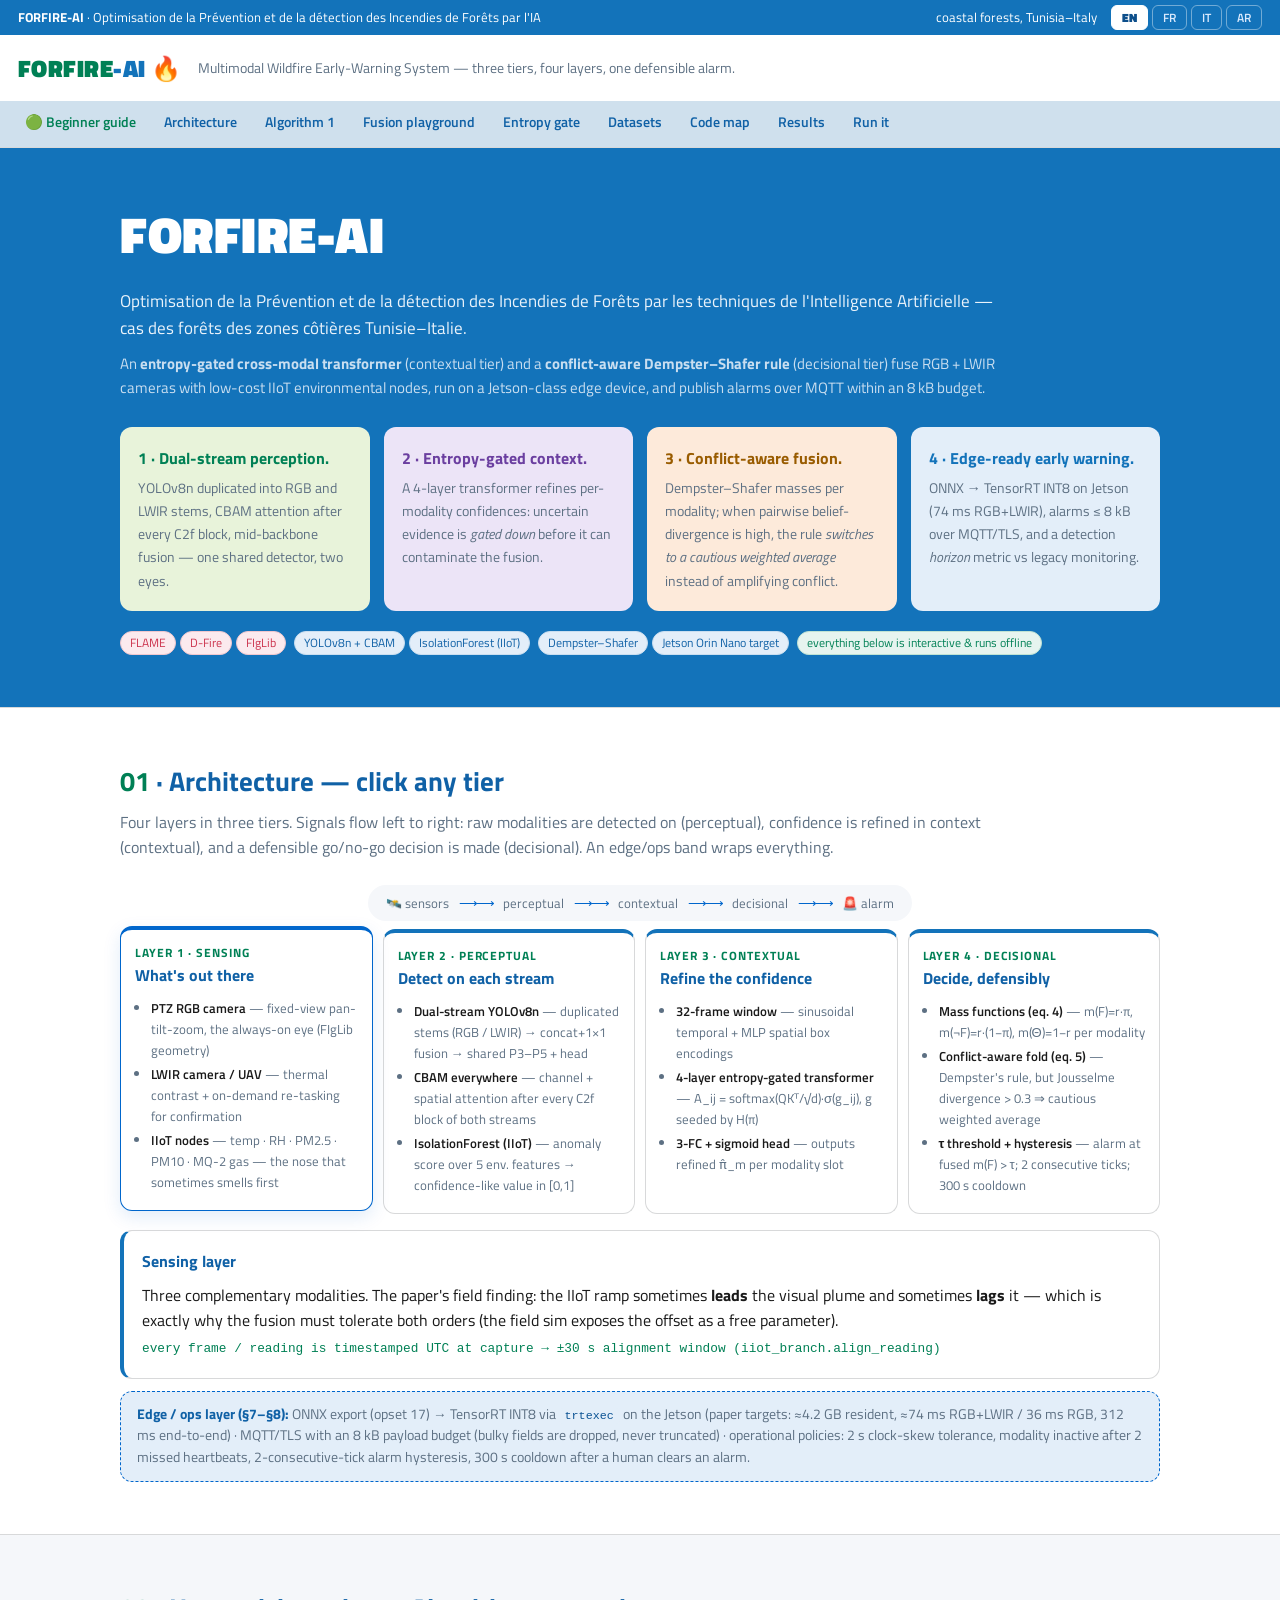
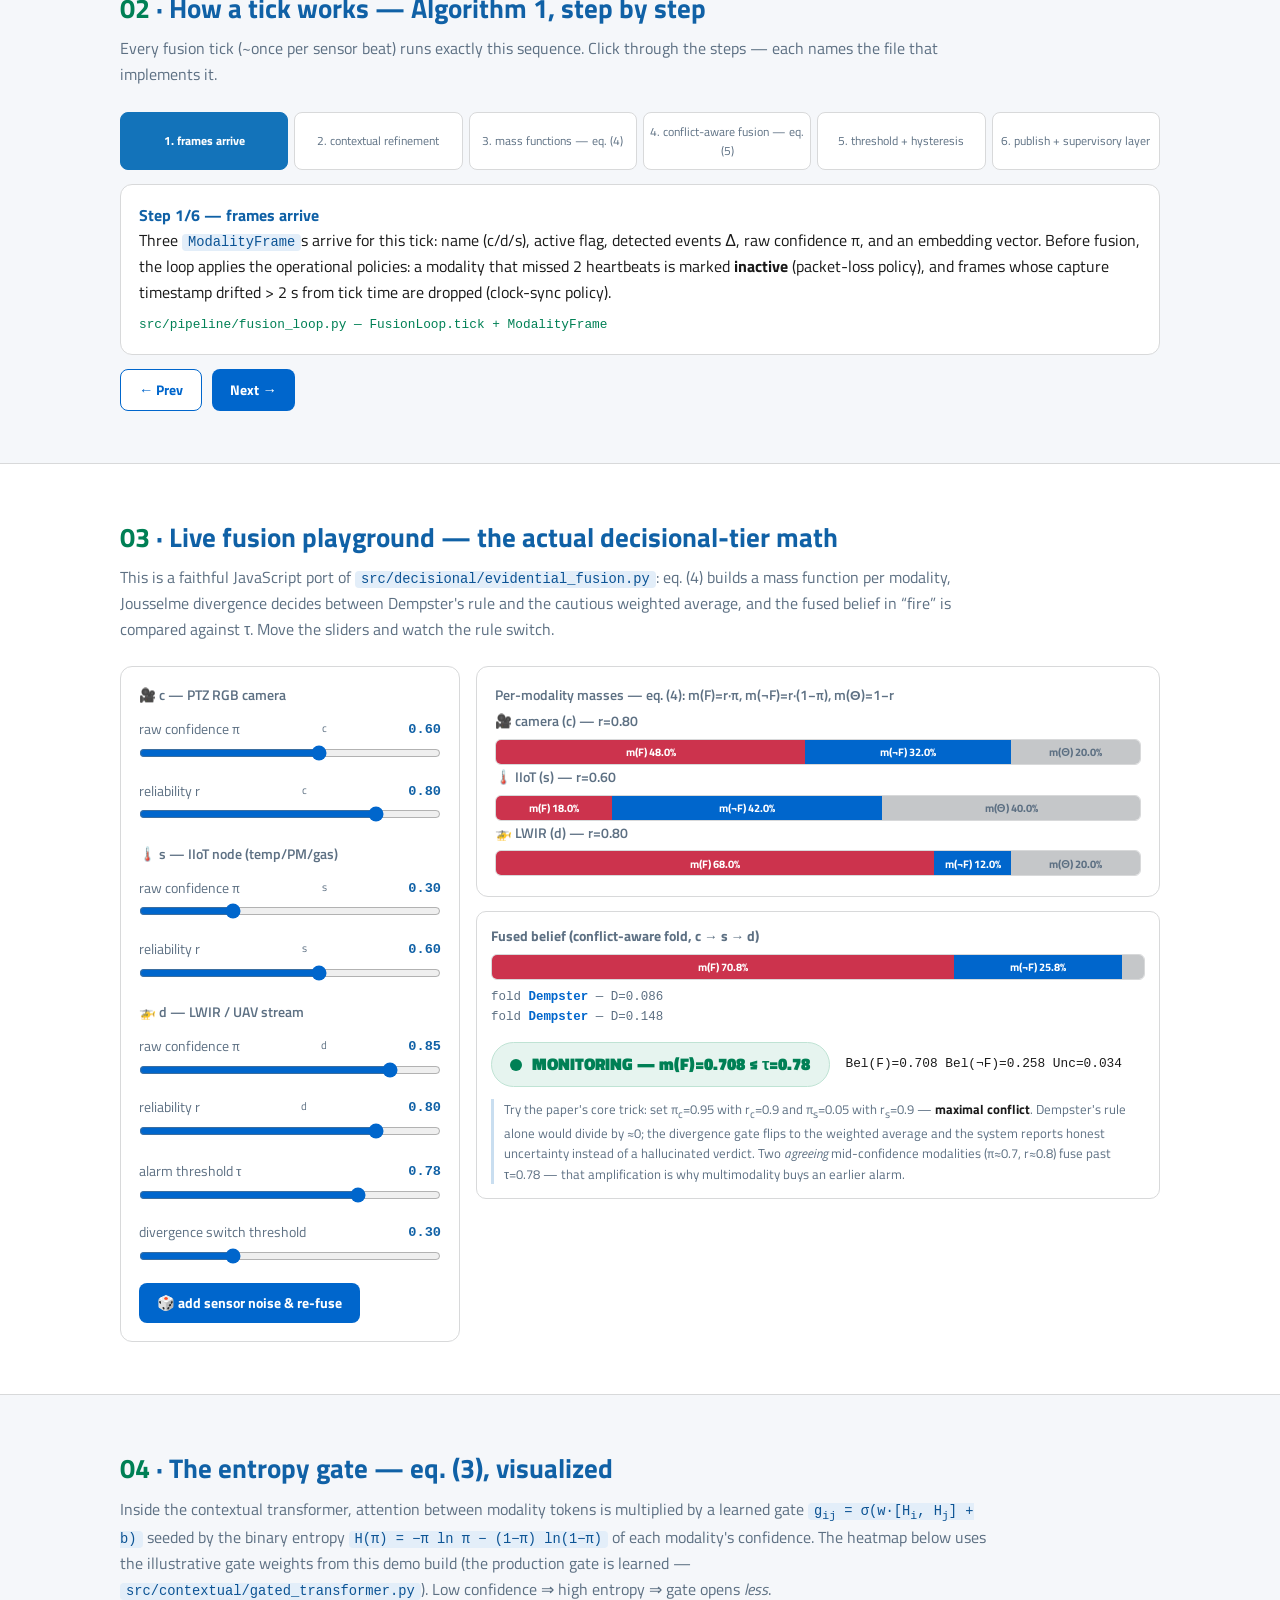
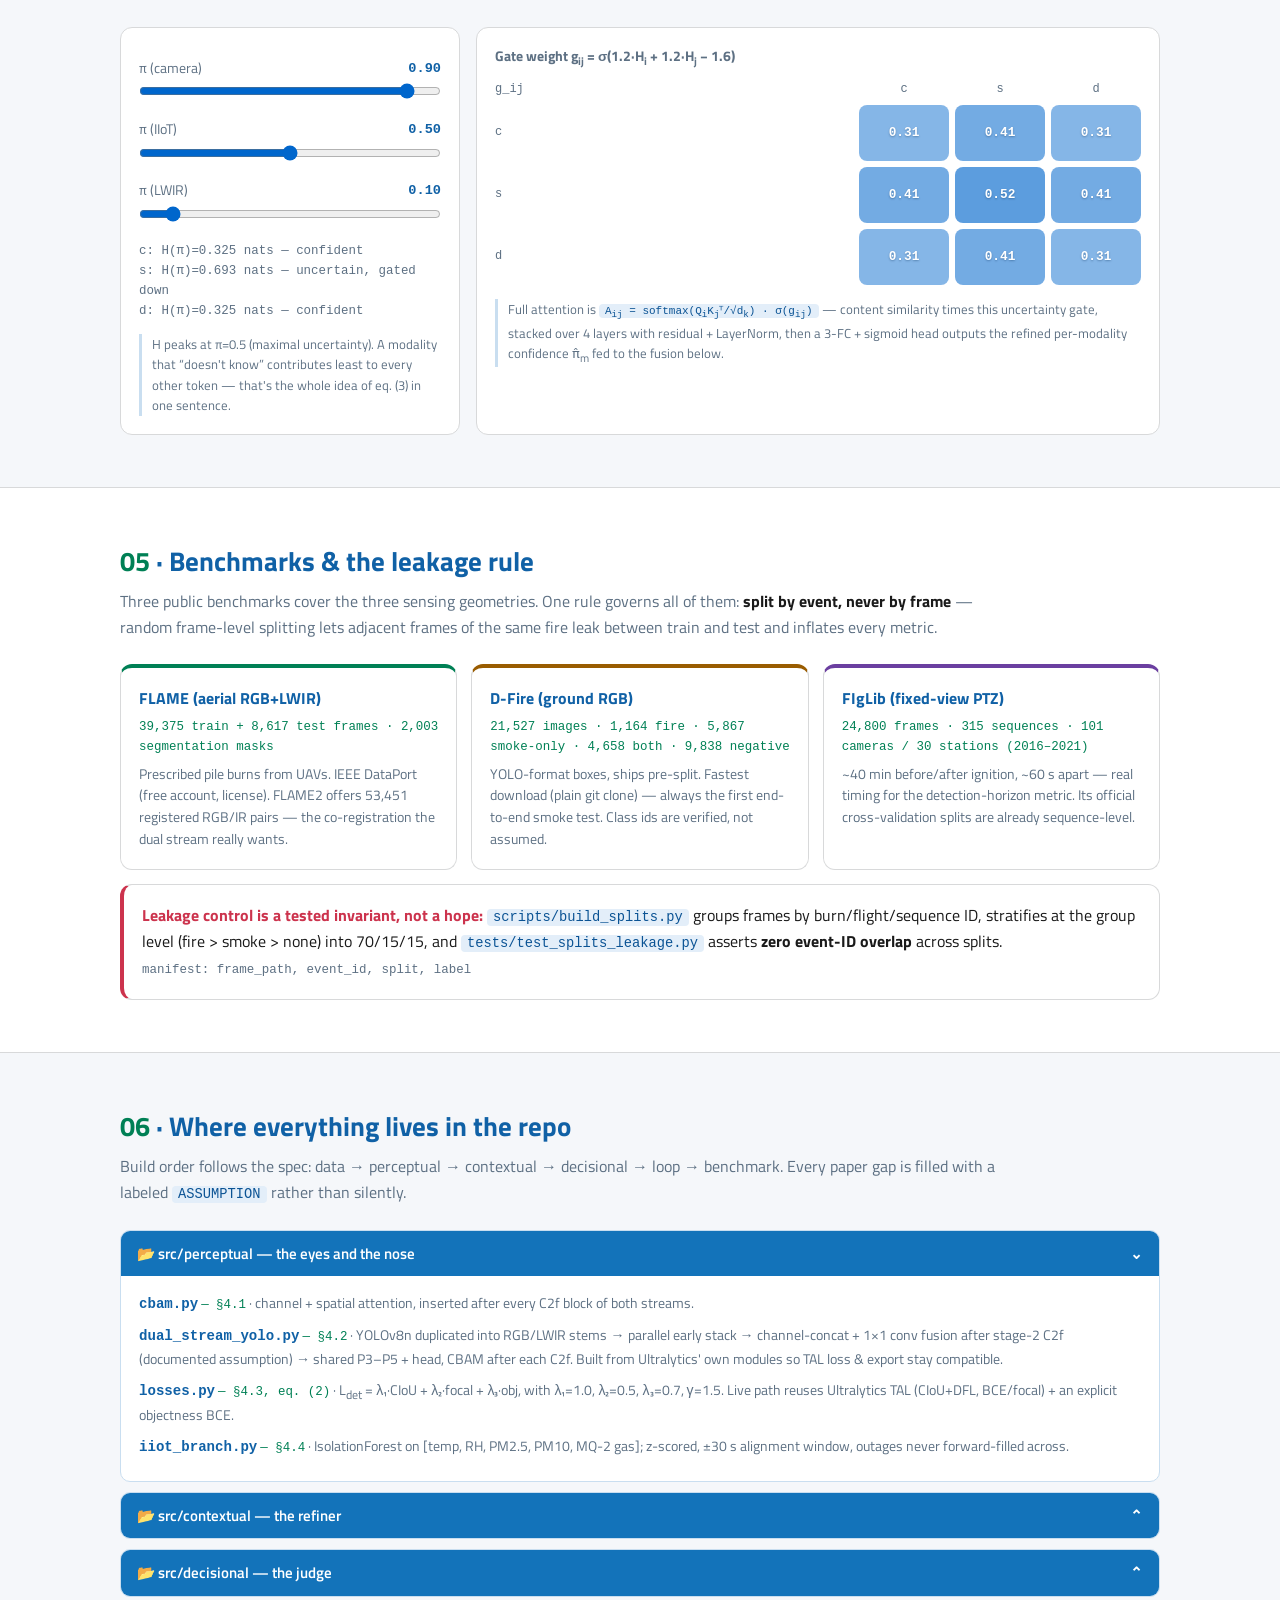
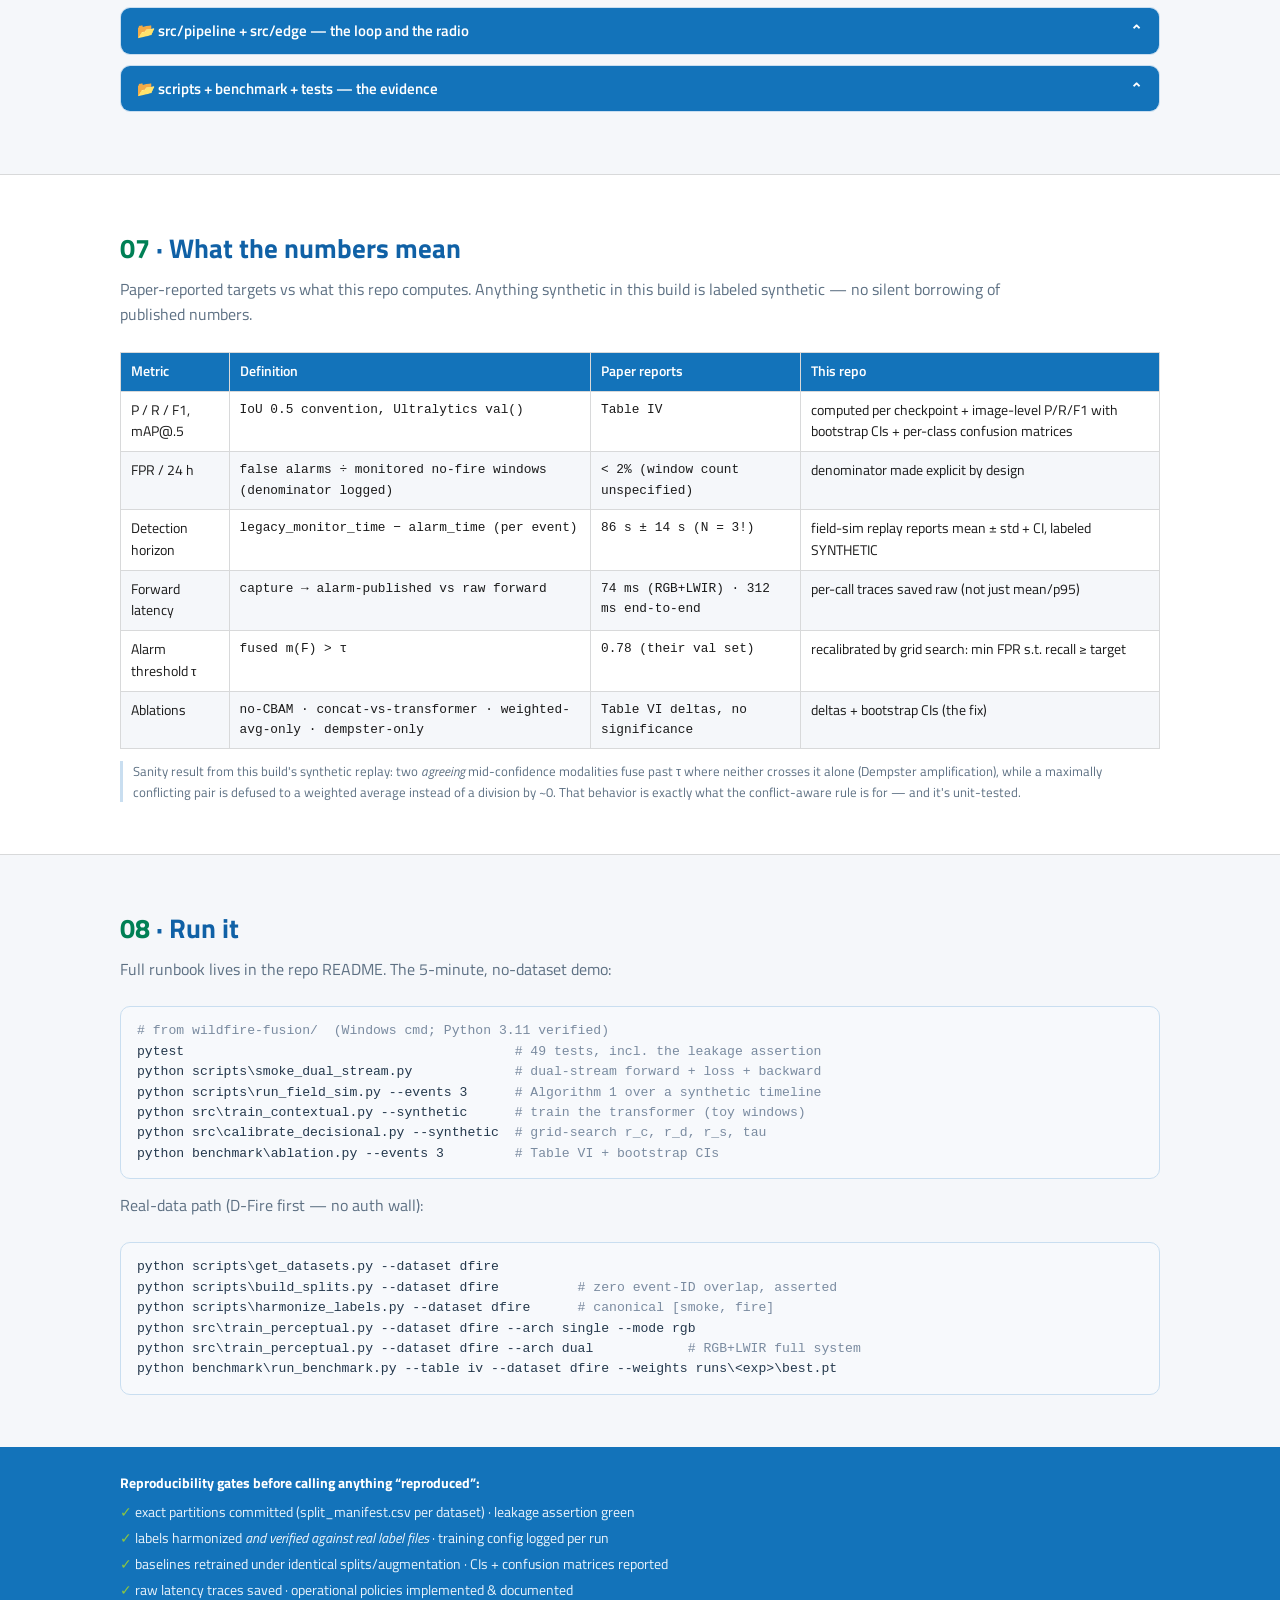
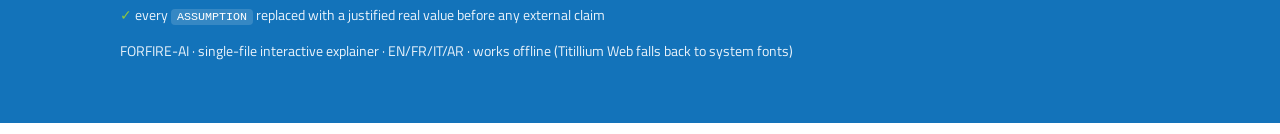
<file: docs/index.html>
<!DOCTYPE html>
<html lang="en" dir="ltr">
<head>
<meta charset="UTF-8">
<meta name="viewport" content="width=device-width, initial-scale=1.0">
<title>FORFIRE-AI — Multimodal Wildfire Early-Warning System</title>
<link rel="preconnect" href="https://fonts.googleapis.com">
<link rel="preconnect" href="https://fonts.gstatic.com" crossorigin>
<link href="https://fonts.googleapis.com/css2?family=Titillium+Web:wght@400;600;700;900&display=swap" rel="stylesheet">
<style>
  :root{
    --blue:#0066cc; --blue-dark:#1061a6; --band:#1373ba; --band-deep:#0d4f8b;
    --green:#008055; --lime:#8dc63f; --red:#cc334d; --amber:#995c00;
    --text:#1a1a1a; --dim:#5d7083;
    --bg:#ffffff; --bg-soft:#f5f7fa; --line:#d8d9da; --line-blue:#c9def0;
    --pastel-green:#e8f3da; --pastel-orange:#fdeada; --pastel-purple:#ece4f7; --pastel-blue:#e3eef9;
    --sans:'Titillium Web','Segoe UI',Tahoma,Geneva,sans-serif;
    --mono:Consolas,'Cascadia Code',Menlo,monospace;
  }
  *{box-sizing:border-box; margin:0; padding:0}
  html{scroll-behavior:smooth}
  body{background:var(--bg); color:var(--text); font:16px/1.6 var(--sans)}
  html[dir=rtl] body{font-family:Tahoma,'Segoe UI',var(--sans)}
  ::selection{background:var(--blue); color:#fff}

  /* ---------- top bar + nav ---------- */
  .topbar{background:var(--band); color:#fff; font-size:.8rem; padding:5px 18px;
    display:flex; justify-content:space-between; align-items:center; gap:10px; flex-wrap:wrap}
  .topbar b{font-weight:700}
  .topbar .tb-right{display:flex; align-items:center; gap:14px; flex-wrap:wrap}
  .langs{display:flex; gap:4px}
  .langs button{background:transparent; color:#dbeafd; border:1px solid rgba(255,255,255,.4);
    border-radius:6px; padding:2px 10px; cursor:pointer; font:600 .78rem var(--sans)}
  .langs button:hover{background:rgba(255,255,255,.15); color:#fff}
  .langs button.on{background:#fff; color:var(--band-deep); border-color:#fff; font-weight:800}
  .brandbar{display:flex; align-items:center; gap:16px; padding:14px 18px; flex-wrap:wrap}
  .brandbar .logo{font-weight:900; font-size:1.5rem; color:var(--green); letter-spacing:.02em; white-space:nowrap}
  .brandbar .logo span{color:var(--band)}
  .brandbar .strap{color:var(--dim); font-size:.85rem; max-width:640px; line-height:1.35}
  nav{position:sticky; top:0; z-index:50; background:#cfe0ed; border-bottom:1px solid var(--line);
    display:flex; gap:2px; align-items:center; padding:0 12px; flex-wrap:wrap}
  nav a{color:var(--blue-dark); text-decoration:none; padding:10px 13px; font-weight:600; font-size:.9rem;
    border-bottom:3px solid transparent}
  nav a:hover{color:var(--band-deep); border-bottom-color:var(--band)}

  .wrap{max-width:1080px; margin:0 auto; padding:0 20px}
  section{padding:52px 0; border-top:1px solid var(--line)}
  section.alt{background:var(--bg-soft)}
  h2{font-size:1.7rem; color:var(--blue-dark); margin-bottom:6px; font-weight:700}
  h2 .tick{color:var(--green)}
  p.lead{color:var(--dim); max-width:880px; margin-bottom:24px}
  code{font-family:var(--mono); background:var(--pastel-blue); padding:1px 6px; border-radius:4px;
    font-size:.86em; color:#0b5394}
  pre{background:#f7f9fc; border:1px solid var(--line-blue); border-radius:10px; padding:14px 16px;
    overflow-x:auto; font-family:var(--mono); font-size:.82rem; line-height:1.55; color:#24384c;
    direction:ltr; text-align:left}
  pre .c{color:#7a8ba0}
  .card{background:#fff; border:1px solid var(--line); border-radius:12px; padding:18px}
  .grid{display:grid; gap:14px}
  .g3{grid-template-columns:repeat(auto-fit,minmax(260px,1fr))}
  .tag{display:inline-block; font-size:.72rem; padding:2px 9px; border-radius:99px;
    border:1px solid var(--line-blue); color:var(--blue-dark); margin:2px 4px 2px 0; background:var(--pastel-blue)}
  .tag.fire{color:var(--red); border-color:#f0c7ce; background:#fbeaee}
  .tag.green{color:var(--green); border-color:#bfe3d4; background:#e6f4ef}
  .pill-ok{color:var(--green); font-weight:600}

  /* ---------- hero ---------- */
  .band{background:var(--band); color:#fff; padding:46px 0 50px}
  .band h1{font-size:clamp(2rem,5vw,3.2rem); font-weight:900; letter-spacing:.01em}
  .band p.sub{max-width:880px; margin-top:12px; font-size:1.05rem; color:#eaf3fb}
  .band .en{margin-top:10px; color:#c9def0; font-size:.95rem; max-width:880px}
  .contrib{display:grid; grid-template-columns:repeat(auto-fit,minmax(230px,1fr)); gap:14px; margin-top:26px}
  .contrib .card{border:0; border-radius:12px}
  .contrib .card b{font-size:1.02rem}
  .contrib .card p{color:var(--dim); font-size:.9rem; margin-top:6px}
  .c-green{background:var(--pastel-green)} .c-green b{color:var(--green)}
  .c-orange{background:var(--pastel-orange)} .c-orange b{color:var(--amber)}
  .c-purple{background:var(--pastel-purple)} .c-purple b{color:#6b3fa0}
  .c-blue{background:var(--pastel-blue)} .c-blue b{color:var(--band)}

  /* ---------- architecture ---------- */
  .tiers{display:grid; grid-template-columns:repeat(4,1fr); gap:10px; margin-top:8px}
  @media(max-width:900px){.tiers{grid-template-columns:repeat(2,1fr)}}
  .tier{background:#fff; border:1px solid var(--line); border-top:4px solid var(--band); border-radius:12px;
    padding:14px; cursor:pointer; transition:.18s}
  .tier:hover,.tier.sel{border-color:var(--blue); box-shadow:0 6px 18px rgba(0,102,204,.12); transform:translateY(-3px)}
  .tier h3{font-size:1rem; color:var(--blue-dark); margin-bottom:2px}
  .tier .k{font-size:.72rem; color:var(--green); text-transform:uppercase; letter-spacing:.08em; font-weight:700}
  .tier ul{margin:10px 0 0 16px; font-size:.82rem; color:var(--dim)}
  html[dir=rtl] .tier ul{margin:10px 16px 0 0}
  .tier ul li{margin:3px 0}
  .tier ul li b{color:var(--text); font-weight:600}
  .flow{display:flex; align-items:center; justify-content:center; margin:18px auto 4px; color:var(--dim);
    font-size:.8rem; flex-wrap:wrap; background:var(--bg-soft); border-radius:99px; padding:8px 18px; width:fit-content}
  .flow .arr{color:var(--blue); letter-spacing:-2px; margin:0 10px; animation:pulse 1.6s infinite; display:inline-block}
  @keyframes pulse{0%,100%{opacity:.35}50%{opacity:1}}
  #tier-detail{margin-top:16px}
  #tier-detail .card{border-inline-start:4px solid var(--band)}
  #tier-detail h4{color:var(--blue-dark); margin-bottom:8px}
  #tier-detail .mono{font-family:var(--mono); font-size:.8rem; color:var(--green)}
  .edge-band{margin-top:12px; background:var(--pastel-blue); border:1px dashed var(--blue);
    border-radius:12px; padding:12px 16px; font-size:.85rem; color:var(--dim)}
  .edge-band b{color:var(--blue-dark)}

  /* ---------- stepper ---------- */
  .steps{display:flex; gap:6px; margin:18px 0 14px; flex-wrap:wrap}
  .steps button{flex:1 1 90px; background:#fff; color:var(--dim); border:1px solid var(--line);
    border-radius:8px; padding:9px 6px; cursor:pointer; font-size:.78rem; transition:.15s; font-family:var(--sans)}
  .steps button:hover{color:var(--blue-dark); border-color:var(--line-blue)}
  .steps button.on{background:var(--band); color:#fff; border-color:var(--band); font-weight:700}
  .steps button.done{border-color:var(--band); color:var(--band)}
  #step-body{min-height:150px}
  #step-body h4{color:var(--blue-dark)}
  #step-body .file{font-family:var(--mono); color:var(--green); font-size:.8rem; margin-top:10px; display:block;
    direction:ltr; text-align:start}
  .eq{background:var(--pastel-blue); border:1px solid var(--line-blue); border-radius:8px; padding:10px 14px;
    font-family:var(--mono); font-size:.88rem; color:var(--blue-dark); margin-top:12px; overflow-x:auto;
    direction:ltr; text-align:left}
  .stepper-nav{display:flex; gap:10px; margin-top:14px}
  .btn{background:var(--blue); color:#fff; border:0; border-radius:8px; padding:9px 18px;
    font-weight:700; cursor:pointer; font-size:.9rem; font-family:var(--sans)}
  .btn:hover{background:var(--band-deep)}
  .btn.ghost{background:#fff; color:var(--blue); border:1px solid var(--blue)}
  .btn.ghost:hover{background:var(--pastel-blue)}

  /* ---------- playground ---------- */
  .pg{display:grid; grid-template-columns:340px 1fr; gap:16px}
  @media(max-width:900px){.pg{grid-template-columns:1fr}}
  .slider-row{margin:12px 0}
  .slider-row label{display:flex; justify-content:space-between; font-size:.85rem; color:var(--dim); gap:8px}
  .slider-row label output{color:var(--blue-dark); font-family:var(--mono); font-weight:700}
  input[type=range]{width:100%; accent-color:var(--blue); margin-top:4px}
  .massbar{display:flex; height:26px; border-radius:6px; overflow:hidden; border:1px solid var(--line);
    margin:6px 0 2px; font-size:.7rem; background:#fff}
  .massbar div{display:flex; align-items:center; justify-content:center; white-space:nowrap; color:#fff; font-weight:700}
  .mF{background:var(--red)} .mN{background:var(--blue)} .mT{background:#c5c7c9; color:var(--dim)!important}
  .mod-block{margin-bottom:14px}
  .mod-block h4{font-size:.85rem; color:var(--dim); font-weight:600; margin-bottom:4px}
  .fused-box{background:#fff; border-radius:10px; padding:14px; border:1px solid var(--line)}
  .alarm{display:inline-flex; align-items:center; gap:10px; font-weight:800; font-size:1.05rem;
    padding:8px 18px; border-radius:99px}
  .alarm.on{background:#fbeaee; color:var(--red); border:1px solid var(--red)}
  .alarm.off{background:#e6f4ef; color:var(--green); border:1px solid #bfe3d4}
  .lamp{width:12px; height:12px; border-radius:50%; flex:0 0 auto}
  .alarm.on .lamp{background:var(--red); box-shadow:0 0 12px var(--red); animation:pulse 1s infinite}
  .alarm.off .lamp{background:var(--green)}
  .divlog{font-family:var(--mono); font-size:.78rem; color:var(--dim); margin-top:8px}
  .divlog span.hit{color:var(--amber); font-weight:700} .divlog span.safe{color:var(--blue); font-weight:700}
  .note{font-size:.8rem; color:var(--dim); margin-top:12px; border-inline-start:3px solid var(--line-blue);
    padding-inline-start:10px}
  .note b{color:var(--text)}

  /* ---------- attention heatmap ---------- */
  .heat{display:grid; grid-template-columns:auto repeat(3, 90px); gap:6px; font-family:var(--mono);
    font-size:.8rem; margin-top:10px; direction:ltr}
  .heat .cell{height:56px; border-radius:8px; display:flex; align-items:center; justify-content:center;
    color:#fff; font-weight:800; text-shadow:0 1px 2px rgba(0,40,80,.35)}
  .heat .lbl{color:var(--dim); display:flex; align-items:center; font-size:.75rem}

  /* ---------- data cards ---------- */
  .ds h3{color:var(--blue-dark); font-size:1rem}
  .ds .nums{font-family:var(--mono); font-size:.78rem; color:var(--green); margin:6px 0; direction:ltr; text-align:start}

  /* ---------- repo tree (accordion) ---------- */
  details.tree{border:1px solid var(--line-blue); border-radius:10px; margin:10px 0; background:#fff; overflow:hidden}
  details.tree summary{cursor:pointer; padding:11px 16px; font-size:.92rem;
    font-weight:600; color:#fff; background:var(--band); list-style:none; display:flex; justify-content:space-between; gap:10px}
  details.tree summary::after{content:"⌃"; transition:.2s; flex:0 0 auto}
  details.tree[open] summary::after{content:"⌄"}
  details.tree summary:hover{background:var(--band-deep)}
  details.tree .body{padding:8px 18px 14px; color:var(--dim); font-size:.88rem}
  details.tree .body p{margin:8px 0}
  details.tree .body .f{font-family:var(--mono); color:var(--blue-dark); font-weight:700; direction:ltr; unicode-bidi:embed}
  details.tree .body .s{color:var(--green); font-family:var(--mono); font-size:.78rem; direction:ltr; unicode-bidi:embed}

  /* ---------- tables ---------- */
  table{width:100%; border-collapse:collapse; font-size:.85rem; margin-top:10px; background:#fff}
  th,td{border:1px solid var(--line); padding:8px 10px; text-align:start; vertical-align:top}
  th{background:var(--band); color:#fff; font-weight:600}
  tr:nth-child(even) td{background:var(--bg-soft)}
  td.mono{font-family:var(--mono); font-size:.8rem; direction:ltr; text-align:left}

  /* ---------- footer ---------- */
  footer{background:var(--band); color:#eaf3fb; padding:26px 0 60px; font-size:.85rem}
  footer b{color:#fff}
  footer .check li{margin:4px 0; list-style:none}
  footer .check li::before{content:"✓ "; color:var(--lime)}
  footer code{background:rgba(255,255,255,.15); color:#fff}
</style>
</head>
<body>

<div class="topbar">
  <span data-i18n="topbar.left"></span>
  <span class="tb-right">
    <span data-i18n="topbar.right"></span>
    <span class="langs">
      <button data-lang="en" onclick="setLang('en')">EN</button>
      <button data-lang="fr" onclick="setLang('fr')">FR</button>
      <button data-lang="it" onclick="setLang('it')">IT</button>
      <button data-lang="ar" onclick="setLang('ar')">AR</button>
    </span>
  </span>
</div>
<div class="brandbar">
  <div class="logo">FORFIRE<span>-AI</span> 🔥</div>
  <div class="strap" data-i18n="brand.strap"></div>
</div>

<nav>
  <a href="simulation.html" style="color:var(--green); border-bottom:3px solid transparent">🟢 Beginner guide</a>
  <a href="#architecture" data-i18n="nav.arch"></a>
  <a href="#algorithm" data-i18n="nav.algo"></a>
  <a href="#playground" data-i18n="nav.play"></a>
  <a href="#attention" data-i18n="nav.gate"></a>
  <a href="#data" data-i18n="nav.data"></a>
  <a href="#code" data-i18n="nav.code"></a>
  <a href="#results" data-i18n="nav.res"></a>
  <a href="#run" data-i18n="nav.run"></a>
</nav>

<div class="band">
  <div class="wrap">
    <h1>FORFIRE-AI</h1>
    <p class="sub" data-i18n="hero.sub"></p>
    <p class="en" data-i18n="hero.tech"></p>
    <div class="contrib" id="contrib"></div>
    <p style="margin-top:18px">
      <span class="tag fire">FLAME</span><span class="tag fire">D-Fire</span><span class="tag fire">FIgLib</span>
      <span class="tag">YOLOv8n + CBAM</span><span class="tag">IsolationForest (IIoT)</span>
      <span class="tag">Dempster–Shafer</span><span class="tag">Jetson Orin Nano target</span>
      <span class="tag green" data-i18n="tags.interactive"></span>
    </p>
  </div>
</div>

<section id="architecture">
  <div class="wrap">
    <h2 data-i18n="arch.h"></h2>
    <p class="lead" data-i18n="arch.lead"></p>
    <div class="flow" data-i18n="arch.flow"></div>
    <div class="tiers" id="tiers"></div>
    <div id="tier-detail"></div>
    <div class="edge-band" data-i18n="arch.edge"></div>
  </div>
</section>

<section id="algorithm" class="alt">
  <div class="wrap">
    <h2 data-i18n="algo.h"></h2>
    <p class="lead" data-i18n="algo.lead"></p>
    <div class="steps" id="stepbtns"></div>
    <div class="card" id="step-body"></div>
    <div class="stepper-nav">
      <button class="btn ghost" onclick="stepBy(-1)" data-i18n="algo.prev"></button>
      <button class="btn" onclick="stepBy(1)" data-i18n="algo.next"></button>
    </div>
  </div>
</section>

<section id="playground">
  <div class="wrap">
    <h2 data-i18n="play.h"></h2>
    <p class="lead" data-i18n="play.lead"></p>
    <div class="pg">
      <div class="card">
        <div class="mod-block">
          <h4 data-i18n="play.cam"></h4>
          <div class="slider-row"><label><span data-i18n="play.pi"></span><sub>c</sub> <output id="o-pi-c">0.60</output></label>
            <input type="range" id="pi-c" min="0" max="1" step="0.01" value="0.60"></div>
          <div class="slider-row"><label><span data-i18n="play.r"></span><sub>c</sub> <output id="o-r-c">0.80</output></label>
            <input type="range" id="r-c" min="0" max="1" step="0.01" value="0.80"></div>
        </div>
        <div class="mod-block">
          <h4 data-i18n="play.iiot"></h4>
          <div class="slider-row"><label><span data-i18n="play.pi"></span><sub>s</sub> <output id="o-pi-s">0.30</output></label>
            <input type="range" id="pi-s" min="0" max="1" step="0.01" value="0.30"></div>
          <div class="slider-row"><label><span data-i18n="play.r"></span><sub>s</sub> <output id="o-r-s">0.60</output></label>
            <input type="range" id="r-s" min="0" max="1" step="0.01" value="0.60"></div>
        </div>
        <div class="mod-block">
          <h4 data-i18n="play.lwir"></h4>
          <div class="slider-row"><label><span data-i18n="play.pi"></span><sub>d</sub> <output id="o-pi-d">0.85</output></label>
            <input type="range" id="pi-d" min="0" max="1" step="0.01" value="0.85"></div>
          <div class="slider-row"><label><span data-i18n="play.r"></span><sub>d</sub> <output id="o-r-d">0.80</output></label>
            <input type="range" id="r-d" min="0" max="1" step="0.01" value="0.80"></div>
        </div>
        <div class="slider-row"><label><span data-i18n="play.tau"></span> <output id="o-tau">0.78</output></label>
          <input type="range" id="tau" min="0.3" max="0.95" step="0.01" value="0.78"></div>
        <div class="slider-row"><label><span data-i18n="play.div"></span> <output id="o-div">0.30</output></label>
          <input type="range" id="div" min="0" max="1" step="0.01" value="0.30"></div>
        <button class="btn" onclick="noiseTick()" data-i18n="play.noise"></button>
      </div>
      <div>
        <div class="card mod-block">
          <h4 data-i18n="play.massesTitle"></h4>
          <div id="mod-bars"></div>
        </div>
        <div class="fused-box" style="margin-top:14px">
          <h4 style="font-size:.85rem;color:var(--dim);margin-bottom:6px" data-i18n="play.fusedTitle"></h4>
          <div id="fused-bar"></div>
          <div class="divlog" id="div-log"></div>
          <div style="margin-top:14px; display:flex; align-items:center; gap:16px; flex-wrap:wrap">
            <span id="alarm-lamp" class="alarm off"><span class="lamp"></span><span id="alarm-text">MONITORING</span></span>
            <span style="font-family:var(--mono); font-size:.8rem; direction:ltr" id="beliefs"></span>
          </div>
          <div class="note" data-i18n="play.note"></div>
        </div>
      </div>
    </div>
  </div>
</section>

<section id="attention" class="alt">
  <div class="wrap">
    <h2 data-i18n="gate.h"></h2>
    <p class="lead" data-i18n="gate.lead"></p>
    <div class="pg" style="grid-template-columns:340px 1fr">
      <div class="card">
        <div class="slider-row"><label><span data-i18n="gate.piC"></span> <output id="g-pi-c">0.90</output></label>
          <input type="range" id="g-c" min="0.01" max="0.99" step="0.01" value="0.90"></div>
        <div class="slider-row"><label><span data-i18n="gate.piS"></span> <output id="g-pi-s">0.50</output></label>
          <input type="range" id="g-s" min="0.01" max="0.99" step="0.01" value="0.50"></div>
        <div class="slider-row"><label><span data-i18n="gate.piD"></span> <output id="g-pi-d">0.10</output></label>
          <input type="range" id="g-d" min="0.01" max="0.99" step="0.01" value="0.10"></div>
        <div id="entropies" class="divlog"></div>
        <div class="note" data-i18n="gate.note"></div>
      </div>
      <div class="card">
        <h4 style="font-size:.85rem;color:var(--dim);margin-bottom:2px" data-i18n="gate.heatTitle"></h4>
        <div class="heat" id="heat"></div>
        <div class="note" style="margin-top:14px" data-i18n="gate.fullNote"></div>
      </div>
    </div>
  </div>
</section>

<section id="data">
  <div class="wrap">
    <h2 data-i18n="data.h"></h2>
    <p class="lead" data-i18n="data.lead"></p>
    <div class="grid g3" id="data-cards"></div>
    <div class="card" style="margin-top:14px; border-inline-start:4px solid var(--red)">
      <span data-i18n="data.leak"></span>
      <span class="divlog" style="display:block;margin-top:6px">manifest: <span class="mono">frame_path, event_id, split, label</span></span>
    </div>
  </div>
</section>

<section id="code" class="alt">
  <div class="wrap">
    <h2 data-i18n="code.h"></h2>
    <p class="lead" data-i18n="code.lead"></p>
    <div id="trees"></div>
  </div>
</section>

<section id="results">
  <div class="wrap">
    <h2 data-i18n="res.h"></h2>
    <p class="lead" data-i18n="res.lead"></p>
    <table>
      <thead><tr id="res-head"></tr></thead>
      <tbody id="res-body"></tbody>
    </table>
    <div class="note" style="margin-top:12px" data-i18n="res.note"></div>
  </div>
</section>

<section id="run" class="alt">
  <div class="wrap">
    <h2 data-i18n="run.h"></h2>
    <p class="lead" data-i18n="run.lead1"></p>
<pre>
<span class="c"># from wildfire-fusion/  (Windows cmd; Python 3.11 verified)</span>
pytest                                          <span class="c"># 49 tests, incl. the leakage assertion</span>
python scripts\smoke_dual_stream.py             <span class="c"># dual-stream forward + loss + backward</span>
python scripts\run_field_sim.py --events 3      <span class="c"># Algorithm 1 over a synthetic timeline</span>
python src\train_contextual.py --synthetic      <span class="c"># train the transformer (toy windows)</span>
python src\calibrate_decisional.py --synthetic  <span class="c"># grid-search r_c, r_d, r_s, tau</span>
python benchmark\ablation.py --events 3         <span class="c"># Table VI + bootstrap CIs</span>
</pre>
    <p class="lead" style="margin-top:14px" data-i18n="run.lead2"></p>
<pre>
python scripts\get_datasets.py --dataset dfire
python scripts\build_splits.py --dataset dfire          <span class="c"># zero event-ID overlap, asserted</span>
python scripts\harmonize_labels.py --dataset dfire      <span class="c"># canonical [smoke, fire]</span>
python src\train_perceptual.py --dataset dfire --arch single --mode rgb
python src\train_perceptual.py --dataset dfire --arch dual            <span class="c"># RGB+LWIR full system</span>
python benchmark\run_benchmark.py --table iv --dataset dfire --weights runs\&lt;exp&gt;\best.pt
</pre>
  </div>
</section>

<footer>
  <div class="wrap">
    <b data-i18n="footer.title"></b>
    <ul class="check" id="footer-list" style="margin-top:8px"></ul>
    <p style="margin-top:14px" data-i18n="footer.tagline"></p>
  </div>
</footer>

<script>
/* ================= i18n ================= */
const I18N = {
/* ============================================================ EN ==== */
en: {
  dir:"ltr",
  title:"FORFIRE-AI — Multimodal Wildfire Early-Warning System",
  topbar:{left:"<b>FORFIRE-AI</b> · Optimisation de la Prévention et de la détection des Incendies de Forêts par l'IA",
          right:"coastal forests, Tunisia–Italy"},
  brand:{strap:"Multimodal Wildfire Early-Warning System — three tiers, four layers, one defensible alarm."},
  nav:{arch:"Architecture", algo:"Algorithm 1", play:"Fusion playground", gate:"Entropy gate",
       data:"Datasets", code:"Code map", res:"Results", run:"Run it"},
  hero:{sub:"Optimisation de la Prévention et de la détection des Incendies de Forêts par les techniques de l'Intelligence Artificielle — cas des forêts des zones côtières Tunisie–Italie.",
        tech:"An <b>entropy-gated cross-modal transformer</b> (contextual tier) and a <b>conflict-aware Dempster–Shafer rule</b> (decisional tier) fuse RGB + LWIR cameras with low-cost IIoT environmental nodes, run on a Jetson-class edge device, and publish alarms over MQTT within an 8 kB budget."},
  tags:{interactive:"everything below is interactive & runs offline"},
  contrib:[
    {c:"c-green",  t:"1 · Dual-stream perception.", b:"YOLOv8n duplicated into RGB and LWIR stems, CBAM attention after every C2f block, mid-backbone fusion — one shared detector, two eyes."},
    {c:"c-purple", t:"2 · Entropy-gated context.", b:"A 4-layer transformer refines per-modality confidences: uncertain evidence is <i>gated down</i> before it can contaminate the fusion."},
    {c:"c-orange", t:"3 · Conflict-aware fusion.", b:"Dempster–Shafer masses per modality; when pairwise belief-divergence is high, the rule <i>switches to a cautious weighted average</i> instead of amplifying conflict."},
    {c:"c-blue",   t:"4 · Edge-ready early warning.", b:"ONNX → TensorRT INT8 on Jetson (74 ms RGB+LWIR), alarms ≤ 8 kB over MQTT/TLS, and a detection <i>horizon</i> metric vs legacy monitoring."}],
  arch:{h:"<span class='tick'>01</span> · Architecture — click any tier",
    lead:"Four layers in three tiers. Signals flow left to right: raw modalities are detected on (perceptual), confidence is refined in context (contextual), and a defensible go/no-go decision is made (decisional). An edge/ops band wraps everything.",
    flow:"🛰️ sensors <span class='arr'>⟶⟶</span> perceptual <span class='arr'>⟶⟶</span> contextual <span class='arr'>⟶⟶</span> decisional <span class='arr'>⟶⟶</span> 🚨 alarm",
    edge:"<b>Edge / ops layer (§7–§8):</b> ONNX export (opset 17) → TensorRT INT8 via <code>trtexec</code> on the Jetson (paper targets: ≈4.2 GB resident, ≈74 ms RGB+LWIR / 36 ms RGB, 312 ms end-to-end) · MQTT/TLS with an 8 kB payload budget (bulky fields are dropped, never truncated) · operational policies: 2 s clock-skew tolerance, modality inactive after 2 missed heartbeats, 2-consecutive-tick alarm hysteresis, 300 s cooldown after a human clears an alarm.",
    tiers:[
      {k:"Layer 1 · Sensing", name:"What's out there", items:[
        ["PTZ RGB camera","fixed-view pan-tilt-zoom, the always-on eye (FIgLib geometry)"],
        ["LWIR camera / UAV","thermal contrast + on-demand re-tasking for confirmation"],
        ["IIoT nodes","temp · RH · PM2.5 · PM10 · MQ-2 gas — the nose that sometimes smells first"]],
       detail:"<h4>Sensing layer</h4><p>Three complementary modalities. The paper's field finding: the IIoT ramp sometimes <b>leads</b> the visual plume and sometimes <b>lags</b> it — which is exactly why the fusion must tolerate both orders (the field sim exposes the offset as a free parameter).</p><span class='mono'>every frame / reading is timestamped UTC at capture → ±30 s alignment window (iiot_branch.align_reading)</span>"},
      {k:"Layer 2 · Perceptual", name:"Detect on each stream", items:[
        ["Dual-stream YOLOv8n","duplicated stems (RGB / LWIR) → concat+1×1 fusion → shared P3–P5 + head"],
        ["CBAM everywhere","channel + spatial attention after every C2f block of both streams"],
        ["IsolationForest (IIoT)","anomaly score over 5 env. features → confidence-like value in [0,1]"]],
       detail:"<h4>Perceptual tier (§4)</h4><p>One detector, two eyes. The stems are copied from pretrained yolov8n (LWIR initialized from the RGB copy), fused after the stage-2 C2f blocks via channel-concat + 1×1 conv — a <b>documented assumption</b>, since the paper never states fusion depth. The loss is the paper's eq. (2): λ₁·CIoU + λ₂·focal + λ₃·obj (1.0 / 0.5 / 0.7, γ = 1.5), mapped onto Ultralytics' TAL machinery plus an explicit objectness BCE.</p><span class='mono'>src/perceptual/{cbam,dual_stream_yolo,losses,iiot_branch}.py</span>"},
      {k:"Layer 3 · Contextual", name:"Refine the confidence", items:[
        ["32-frame window","sinusoidal temporal + MLP spatial box encodings"],
        ["4-layer entropy-gated transformer","A_ij = softmax(QKᵀ/√d)·σ(g_ij), g seeded by H(π)"],
        ["3-FC + sigmoid head","outputs refined π̂_m per modality slot"]],
       detail:"<h4>Contextual tier (§5)</h4><p>Raw detector scores are noisy and modality-biased. This tier looks at all modality tokens <i>together</i> — within a 32-frame temporal window — and refines each confidence. The gate means a modality that “doesn't know” (π near 0.5 ⇒ max entropy) contributes least. Training objective is a labeled assumption (window-level BCE, AdamW 5e-4, 30 epochs, early stopping).</p><span class='mono'>src/contextual/{positional,gated_transformer}.py — see the live heatmap below</span>"},
      {k:"Layer 4 · Decisional", name:"Decide, defensibly", items:[
        ["Mass functions (eq. 4)","m(F)=r·π, m(¬F)=r·(1−π), m(Θ)=1−r per modality"],
        ["Conflict-aware fold (eq. 5)","Dempster's rule, but Jousselme divergence > 0.3 ⇒ cautious weighted average"],
        ["τ threshold + hysteresis","alarm at fused m(F) > τ; 2 consecutive ticks; 300 s cooldown"]],
       detail:"<h4>Decisional tier (§6)</h4><p>Uncertainty is carried, not discarded: each modality's ignorance is the mass on Θ. Dempster's rule <b>amplifies agreeing evidence</b> (two moderate modalities can cross τ where each alone cannot — that is the early-warning mechanism) but explodes under total conflict — hence the divergence-gated fallback to a weighted average. Reliability coefficients r<sub>c</sub>, r<sub>d</sub>, r<sub>s</sub> and τ are grid-searched on validation data (min FPR s.t. recall ≥ target) and loaded from <span class='mono'>configs/decisional_calibration.yaml</span> — never hardcoded.</p><span class='mono'>src/decisional/evidential_fusion.py — try it live in section 03</span>"}]},
  algo:{h:"<span class='tick'>02</span> · How a tick works — Algorithm 1, step by step",
    lead:"Every fusion tick (~once per sensor beat) runs exactly this sequence. Click through the steps — each names the file that implements it.",
    prev:"← Prev", next:"Next →",
    steps:[
      {t:"frames arrive", body:"<p>Three <code>ModalityFrame</code>s arrive for this tick: name (c/d/s), active flag, detected events Δ, raw confidence π, and an embedding vector. Before fusion, the loop applies the operational policies: a modality that missed 2 heartbeats is marked <b>inactive</b> (packet-loss policy), and frames whose capture timestamp drifted &gt; 2 s from tick time are dropped (clock-sync policy).</p>", file:"src/pipeline/fusion_loop.py — FusionLoop.tick + ModalityFrame"},
      {t:"contextual refinement", body:"<p>Active modality embeddings are stacked into tokens. The 4-layer entropy-gated transformer (eq. 3) attends across them — uncertain modalities gated down — and the 3-FC + sigmoid head emits refined confidences π̂<sub>m</sub>. One token per active modality here; the training tier additionally models the 32-frame temporal window.</p>", file:"src/contextual/gated_transformer.py — ContextualEncoder (eq. 3)"},
      {t:"mass functions — eq. (4)", body:"<p>Each refined confidence becomes a Dempster–Shafer mass function over {fire, ¬fire, Θ}, where the reliability coefficient r<sub>m</sub> decides how much of the probability mass is <i>committed</i> vs held in ignorance (Θ). A cheap sensor simply has less committed mass.</p><div class='eq'>m(F) = r·π̂ &nbsp;&nbsp; m(¬F) = r·(1−π̂) &nbsp;&nbsp; m(Θ) = 1 − r</div>", file:"src/decisional/evidential_fusion.py — mass_function"},
      {t:"conflict-aware fusion — eq. (5)", body:"<p>Masses fold pairwise (c → s → d). Before each combine, the Jousselme belief-divergence between the running fused mass and the next modality is computed: <b>low</b> divergence → Dempster's orthogonal sum (agreement amplifies belief); <b>high</b> divergence (&gt; 0.3) → cautious weighted average (never divide by ≈0).</p><div class='eq'>m⊕ = m₁⊕m₂ normalized by 1−K, with fallback when K → 1</div>", file:"src/decisional/evidential_fusion.py — conflict_aware_fuse"},
      {t:"threshold + hysteresis", body:"<p>If fused m(F) &gt; τ the tick is a raw alarm. The loop requires <b>2 consecutive</b> raw alarm ticks to <i>confirm</i> (hysteresis), latches until a human clears, then cools down 300 s before re-arming.</p>", file:"src/pipeline/fusion_loop.py — alarm_hysteresis policy"},
      {t:"publish + supervisory layer", body:"<p>Confirmed alarms are published to <code>wildfire/alarm/&lt;cell&gt;</code> over MQTT/TLS — JSON ≤ 8 kB, bulky fields dropped whole rather than truncated — and pushed to the supervisory queue with a UAV re-task suggestion whenever the drone stream (d) was not among the active modalities.</p>", file:"src/edge/mqtt_client.py + fusion_loop (supervisory_queue)"}]},
  play:{h:"<span class='tick'>03</span> · Live fusion playground — the actual decisional-tier math",
    lead:"This is a faithful JavaScript port of <code>src/decisional/evidential_fusion.py</code>: eq. (4) builds a mass function per modality, Jousselme divergence decides between Dempster's rule and the cautious weighted average, and the fused belief in “fire” is compared against τ. Move the sliders and watch the rule switch.",
    cam:"🎥 c — PTZ RGB camera", iiot:"🌡️ s — IIoT node (temp/PM/gas)", lwir:"🚁 d — LWIR / UAV stream",
    pi:"raw confidence π", r:"reliability r", tau:"alarm threshold τ", div:"divergence switch threshold",
    noise:"🎲 add sensor noise & re-fuse",
    massesTitle:"Per-modality masses — eq. (4): m(F)=r·π, m(¬F)=r·(1−π), m(Θ)=1−r",
    fusedTitle:"Fused belief (conflict-aware fold, c → s → d)",
    alarmOn:"🔥 FIRE ALARM — fusing m(F)={f} > τ={t}", alarmOff:"MONITORING — m(F)={f} ≤ τ={t}",
    foldDempster:"fold <span class='safe'>Dempster</span> — D={d}", foldWeighted:"fold <span class='hit'>weighted-average</span> — D={d}",
    names:{c:"🎥 camera (c)", s:"🌡️ IIoT (s)", d:"🚁 LWIR (d)"},
    note:"Try the paper's core trick: set π<sub>c</sub>=0.95 with r<sub>c</sub>=0.9 and π<sub>s</sub>=0.05 with r<sub>s</sub>=0.9 — <b>maximal conflict</b>. Dempster's rule alone would divide by ≈0; the divergence gate flips to the weighted average and the system reports honest uncertainty instead of a hallucinated verdict. Two <i>agreeing</i> mid-confidence modalities (π≈0.7, r≈0.8) fuse past τ=0.78 — that amplification is why multimodality buys an earlier alarm."},
  gate:{h:"<span class='tick'>04</span> · The entropy gate — eq. (3), visualized",
    lead:"Inside the contextual transformer, attention between modality tokens is multiplied by a learned gate <code>g<sub>ij</sub> = σ(w·[H<sub>i</sub>, H<sub>j</sub>] + b)</code> seeded by the binary entropy <code>H(π) = −π ln π − (1−π) ln(1−π)</code> of each modality's confidence. The heatmap below uses the illustrative gate weights from this demo build (the production gate is learned — <code>src/contextual/gated_transformer.py</code>). Low confidence ⇒ high entropy ⇒ gate opens <i>less</i>.",
    piC:"π (camera)", piS:"π (IIoT)", piD:"π (LWIR)",
    heatTitle:"Gate weight g<sub>ij</sub> = σ(1.2·H<sub>i</sub> + 1.2·H<sub>j</sub> − 1.6)",
    entConf:"— confident", entUnc:"— uncertain, gated down",
    note:"H peaks at π=0.5 (maximal uncertainty). A modality that “doesn't know” contributes least to every other token — that's the whole idea of eq. (3) in one sentence.",
    fullNote:"Full attention is <code>A<sub>ij</sub> = softmax(Q<sub>i</sub>K<sub>j</sub>ᵀ/√d<sub>k</sub>) · σ(g<sub>ij</sub>)</code> — content similarity times this uncertainty gate, stacked over 4 layers with residual + LayerNorm, then a 3-FC + sigmoid head outputs the refined per-modality confidence π̂<sub>m</sub> fed to the fusion below."},
  data:{h:"<span class='tick'>05</span> · Benchmarks & the leakage rule",
    lead:"Three public benchmarks cover the three sensing geometries. One rule governs all of them: <b style='color:var(--text)'>split by event, never by frame</b> — random frame-level splitting lets adjacent frames of the same fire leak between train and test and inflates every metric.",
    cards:[
      {col:"var(--green)", t:"FLAME (aerial RGB+LWIR)", nums:"39,375 train + 8,617 test frames · 2,003 segmentation masks",
       b:"Prescribed pile burns from UAVs. IEEE DataPort (free account, license). FLAME2 offers 53,451 registered RGB/IR pairs — the co-registration the dual stream really wants."},
      {col:"var(--amber)", t:"D-Fire (ground RGB)", nums:"21,527 images · 1,164 fire · 5,867 smoke-only · 4,658 both · 9,838 negative",
       b:"YOLO-format boxes, ships pre-split. Fastest download (plain git clone) — always the first end-to-end smoke test. Class ids are verified, not assumed."},
      {col:"#6b3fa0", t:"FIgLib (fixed-view PTZ)", nums:"24,800 frames · 315 sequences · 101 cameras / 30 stations (2016–2021)",
       b:"~40 min before/after ignition, ~60 s apart — real timing for the detection-horizon metric. Its official cross-validation splits are already sequence-level."}],
    leak:"<b style='color:var(--red)'>Leakage control is a tested invariant, not a hope:</b> <code>scripts/build_splits.py</code> groups frames by burn/flight/sequence ID, stratifies at the group level (fire &gt; smoke &gt; none) into 70/15/15, and <code>tests/test_splits_leakage.py</code> asserts <b style='color:var(--text)'>zero event-ID overlap</b> across splits."},
  code:{h:"<span class='tick'>06</span> · Where everything lives in the repo",
    lead:"Build order follows the spec: data → perceptual → contextual → decisional → loop → benchmark. Every paper gap is filled with a labeled <code>ASSUMPTION</code> rather than silently.",
    trees:[
      {t:"📂 src/perceptual — the eyes and the nose", items:[
        "<span class='f'>cbam.py</span> <span class='s'>— §4.1</span> · channel + spatial attention, inserted after every C2f block of both streams.",
        "<span class='f'>dual_stream_yolo.py</span> <span class='s'>— §4.2</span> · YOLOv8n duplicated into RGB/LWIR stems → parallel early stack → channel-concat + 1×1 conv fusion after stage-2 C2f (documented assumption) → shared P3–P5 + head, CBAM after each C2f. Built from Ultralytics' own modules so TAL loss & export stay compatible.",
        "<span class='f'>losses.py</span> <span class='s'>— §4.3, eq. (2)</span> · L<sub>det</sub> = λ₁·CIoU + λ₂·focal + λ₃·obj, with λ₁=1.0, λ₂=0.5, λ₃=0.7, γ=1.5. Live path reuses Ultralytics TAL (CIoU+DFL, BCE/focal) + an explicit objectness BCE.",
        "<span class='f'>iiot_branch.py</span> <span class='s'>— §4.4</span> · IsolationForest on [temp, RH, PM2.5, PM10, MQ-2 gas]; z-scored, ±30 s alignment window, outages never forward-filled across."]},
      {t:"📂 src/contextual — the refiner", items:[
        "<span class='f'>positional.py</span> <span class='s'>— §5.1</span> · sinusoidal temporal encoding over the 32-frame window + MLP spatial box encoding.",
        "<span class='f'>gated_transformer.py</span> <span class='s'>— §5.2, eq. (3)</span> · 4-layer entropy-gated cross-modal attention (d_model 256, 8 heads) + 3-FC/sigmoid head → refined π̂<sub>m</sub>. <span class='f'>ConcatFusionEncoder</span> is the Table-VI ablation drop-in."]},
      {t:"📂 src/decisional — the judge", items:[
        "<span class='f'>evidential_fusion.py</span> <span class='s'>— §6, eq. (4)–(5)</span> · pure functions: mass functions, Dempster's orthogonal sum with a total-conflict guard, Jousselme belief divergence, the conflict-aware fold, and the τ alarm. Reliability r<sub>m</sub> and τ are <b>never hardcoded at call sites</b> — layered from configs, calibrated by <span class='f'>calibrate_decisional.py</span>."]},
      {t:"📂 src/pipeline + src/edge — the loop and the radio", items:[
        "<span class='f'>fusion_loop.py</span> <span class='s'>— §8, Algorithm 1</span> · <code>fusion_tick</code> (refine → mass → fuse → threshold → publish) wrapped by <code>FusionLoop</code> implementing the operational policies: packet-loss dropout, clock-skew filtering, hysteresis latch + cooldown, UAV re-task suggestion.",
        "<span class='f'>export_onnx.py / trt_quantize.py / mqtt_client.py</span> <span class='s'>— §7.1–7.3</span> · opset-17 export, Jetson-only INT8 engine build with a 5,000-image proportional calibration list, MQTT/TLS with the 8 kB budget."]},
      {t:"📂 scripts + benchmark + tests — the evidence", items:[
        "<span class='f'>get_datasets.py · build_splits.py · harmonize_labels.py</span> <span class='s'>— §3</span> · acquisition, leakage-safe splits, taxonomy unification.",
        "<span class='f'>run_field_sim.py</span> <span class='s'>— §9</span> · replay: labeled sequences as the camera stream + a synthetic IIoT ramp that leads or lags ignition → detection-horizon metric, clearly labeled synthetic.",
        "<span class='f'>benchmark/metrics.py · run_benchmark.py · ablation.py</span> <span class='s'>— §10–§11</span> · P/R/F1, mAP@.5 via Ultralytics val, FPR with an explicit denominator, raw latency traces, ≥1000-resample bootstrap CIs, per-class confusion matrices, and the four Table-VI ablations with CI'd deltas.",
        "<span class='f'>tests/</span> · 49 tests including the leakage assertion and every fusion policy."]}]},
  res:{h:"<span class='tick'>07</span> · What the numbers mean",
    lead:"Paper-reported targets vs what this repo computes. Anything synthetic in this build is labeled synthetic — no silent borrowing of published numbers.",
    head:["Metric","Definition","Paper reports","This repo"],
    rows:[
      ["P / R / F1, mAP@.5","<span class='mono'>IoU 0.5 convention, Ultralytics val()</span>","Table IV","computed per checkpoint + image-level P/R/F1 with bootstrap CIs + per-class confusion matrices"],
      ["FPR / 24 h","<span class='mono'>false alarms ÷ monitored no-fire windows (denominator logged)</span>","&lt; 2% (window count unspecified)","denominator made explicit by design"],
      ["Detection horizon","<span class='mono'>legacy_monitor_time − alarm_time (per event)</span>","<span class='mono'>86 s ± 14 s (N = 3!)</span>","field-sim replay reports mean ± std + CI, labeled SYNTHETIC"],
      ["Forward latency","<span class='mono'>capture → alarm-published vs raw forward</span>","<span class='mono'>74 ms (RGB+LWIR) · 312 ms end-to-end</span>","per-call traces saved raw (not just mean/p95)"],
      ["Alarm threshold τ","<span class='mono'>fused m(F) &gt; τ</span>","<span class='mono'>0.78 (their val set)</span>","recalibrated by grid search: min FPR s.t. recall ≥ target"],
      ["Ablations","<span class='mono'>no-CBAM · concat-vs-transformer · weighted-avg-only · dempster-only</span>","Table VI deltas, no significance","deltas + bootstrap CIs (the fix)"]],
    note:"Sanity result from this build's synthetic replay: two <i>agreeing</i> mid-confidence modalities fuse past τ where neither crosses it alone (Dempster amplification), while a maximally conflicting pair is defused to a weighted average instead of a division by ~0. That behavior is exactly what the conflict-aware rule is for — and it's unit-tested."},
  run:{h:"<span class='tick'>08</span> · Run it",
    lead1:"Full runbook lives in the repo README. The 5-minute, no-dataset demo:",
    lead2:"Real-data path (D-Fire first — no auth wall):"},
  footer:{title:"Reproducibility gates before calling anything “reproduced”:",
    items:["exact partitions committed (split_manifest.csv per dataset) · leakage assertion green",
           "labels harmonized <i>and verified against real label files</i> · training config logged per run",
           "baselines retrained under identical splits/augmentation · CIs + confusion matrices reported",
           "raw latency traces saved · operational policies implemented & documented",
           "every <code>ASSUMPTION</code> replaced with a justified real value before any external claim"],
    tagline:"FORFIRE-AI · single-file interactive explainer · EN/FR/IT/AR · works offline (Titillium Web falls back to system fonts)"}
},
/* ============================================================ FR ==== */
fr: {
  dir:"ltr",
  title:"FORFIRE-AI — Système multimodal d'alerte précoce aux incendies de forêt",
  topbar:{left:"<b>FORFIRE-AI</b> · Optimisation de la Prévention et de la détection des Incendies de Forêts par l'IA",
          right:"forêts des zones côtières Tunisie–Italie"},
  brand:{strap:"Système multimodal d'alerte précoce aux incendies de forêt — trois niveaux, quatre couches, une alarme défendable."},
  nav:{arch:"Architecture", algo:"Algorithme 1", play:"Simulateur de fusion", gate:"Porte d'entropie",
       data:"Jeux de données", code:"Carte du code", res:"Résultats", run:"Exécution"},
  hero:{sub:"Optimisation de la Prévention et de la détection des Incendies de Forêts par les techniques de l'Intelligence Artificielle — cas des forêts des zones côtières Tunisie–Italie.",
        tech:"Un <b>transformer croisé à porte d'entropie</b> (niveau contextuel) et une <b>règle de Dempster–Shafer consciente des conflits</b> (niveau décisionnel) fusionnent les caméras RGB + LWIR avec des nœuds IIoT environnementaux à faible coût, tournent sur un dispositif embarqué de classe Jetson et publient les alarmes via MQTT dans un budget de 8 ko."},
  tags:{interactive:"tout ce qui suit est interactif et fonctionne hors ligne"},
  contrib:[
    {c:"c-green",  t:"1 · Perception à double flux.", b:"YOLOv8n dupliqué en stems RGB et LWIR, attention CBAM après chaque bloc C2f, fusion en milieu de backbone — un détecteur partagé, deux yeux."},
    {c:"c-purple", t:"2 · Contexte à porte d'entropie.", b:"Un transformer à 4 couches raffine les confiances par modalité : les preuves incertaines sont <i>atténuées</i> avant de pouvoir contaminer la fusion."},
    {c:"c-orange", t:"3 · Fusion consciente des conflits.", b:"Masses de Dempster–Shafer par modalité ; quand la divergence de croyance par paires est élevée, la règle <i>passe à une moyenne pondérée prudente</i> au lieu d'amplifier le conflit."},
    {c:"c-blue",   t:"4 · Alerte précoce embarquée.", b:"ONNX → TensorRT INT8 sur Jetson (74 ms RGB+LWIR), alarmes ≤ 8 ko via MQTT/TLS, et une métrique d'<i>horizon de détection</i> par rapport à la surveillance existante."}],
  arch:{h:"<span class='tick'>01</span> · Architecture — cliquez sur un niveau",
    lead:"Quatre couches en trois niveaux. Les signaux vont de gauche à droite : les modalités brutes sont détectées (perceptuel), la confiance est raffinée en contexte (contextuel), et une décision go/no-go défendable est prise (décisionnel). Une couche edge/ops enveloppe le tout.",
    flow:"🛰️ capteurs <span class='arr'>⟶⟶</span> perceptuel <span class='arr'>⟶⟶</span> contextuel <span class='arr'>⟶⟶</span> décisionnel <span class='arr'>⟶⟶</span> 🚨 alarme",
    edge:"<b>Couche edge / ops (§7–§8) :</b> export ONNX (opset 17) → TensorRT INT8 via <code>trtexec</code> sur le Jetson (cibles du papier : ≈4,2 Go résident, ≈74 ms RGB+LWIR / 36 ms RGB, 312 ms bout-en-bout) · MQTT/TLS avec un budget de 8 ko (les champs volumineux sont supprimés, jamais tronqués) · politiques opérationnelles : tolérance d'horloge 2 s, modalité inactive après 2 heartbeats manqués, hystérésis d'alarme de 2 ticks consécutifs, retour au calme de 300 s après acquittement humain.",
    tiers:[
      {k:"Couche 1 · Capteurs", name:"Ce qui se passe là-haut", items:[
        ["Caméra PTZ RGB","pan-tilt-zoom à vue fixe, l'œil permanent (géométrie FIgLib)"],
        ["Caméra LWIR / UAV","contraste thermique + re-tasking à la demande pour confirmation"],
        ["Nœuds IIoT","température · HR · PM2.5 · PM10 · gaz MQ-2 — le nez qui sent parfois le premier"]],
       detail:"<h4>Couche de capteurs</h4><p>Trois modalités complémentaires. Constat de terrain du papier : la rampe IIoT <b>précède</b> parfois le panache visuel et le <b>suit</b> parfois — c'est précisément pourquoi la fusion doit tolérer les deux ordres (le simulateur expose le décalage comme paramètre libre).</p><span class='mono'>chaque frame / lecture est horodatée UTC à la capture → fenêtre d'alignement ±30 s (iiot_branch.align_reading)</span>"},
      {k:"Couche 2 · Perceptuel", name:"Détecter sur chaque flux", items:[
        ["YOLOv8n double flux","stems dupliqués (RGB / LWIR) → fusion concat+1×1 → P3–P5 + tête partagés"],
        ["CBAM partout","attention canal + spatiale après chaque bloc C2f des deux flux"],
        ["IsolationForest (IIoT)","score d'anomalie sur 5 variables d'environnement → valeur de confiance dans [0,1]"]],
       detail:"<h4>Niveau perceptuel (§4)</h4><p>Un détecteur, deux yeux. Les stems sont copiés du yolov8n pré-entraîné (le stem LWIR est initialisé depuis la copie RGB), fusionnés après les blocs C2f du stage-2 par concat de canaux + conv 1×1 — une <b>hypothèse documentée</b>, le papier ne précisant jamais la profondeur de fusion. La perte est l'éq. (2) du papier : λ₁·CIoU + λ₂·focal + λ₃·obj (1,0 / 0,5 / 0,7, γ = 1,5), adossée au TAL d'Ultralytics plus une BCE d'objectness explicite.</p><span class='mono'>src/perceptual/{cbam,dual_stream_yolo,losses,iiot_branch}.py</span>"},
      {k:"Couche 3 · Contextuel", name:"Raffiner la confiance", items:[
        ["Fenêtre de 32 frames","encodages temporels sinusoïdaux + spatiaux MLP des boîtes"],
        ["Transformer 4 couches à porte d'entropie","A_ij = softmax(QKᵀ/√d)·σ(g_ij), g amorcé par H(π)"],
        ["Tête 3-FC + sigmoïde","sort les confiances raffinées π̂_m par slot de modalité"]],
       detail:"<h4>Niveau contextuel (§5)</h4><p>Les scores bruts du détecteur sont bruités et biaisés par modalité. Ce niveau regarde tous les tokens <i>ensemble</i> — dans une fenêtre temporelle de 32 frames — et raffine chaque confiance. La porte fait qu'une modalité qui « ne sait pas » (π proche de 0,5 ⇒ entropie max) pèse le moins. L'objectif d'entraînement est une hypothèse étiquetée (BCE par fenêtre, AdamW 5e-4, 30 époques, early stopping).</p><span class='mono'>src/contextual/{positional,gated_transformer}.py — voir la heatmap interactive ci-dessous</span>"},
      {k:"Couche 4 · Décisionnel", name:"Décider, défendablement", items:[
        ["Fonctions de masse (éq. 4)","m(F)=r·π, m(¬F)=r·(1−π), m(Θ)=1−r par modalité"],
        ["Pliage conscient des conflits (éq. 5)","règle de Dempster, mais divergence de Jousselme > 0,3 ⇒ moyenne pondérée prudente"],
        ["Seuil τ + hystérésis","alarme si m(F) fusionnée > τ ; 2 ticks consécutifs ; retour au calme 300 s"]],
       detail:"<h4>Niveau décisionnel (§6)</h4><p>L'incertitude est portée, pas jetée : l'ignorance de chaque modalité est la masse sur Θ. La règle de Dempster <b>amplifie les preuves concordantes</b> (deux modalités modérées peuvent franchir τ là où chacune seule échoue — c'est le mécanisme d'alerte précoce) mais explose en conflit total — d'où le repli à moyenne pondérée gouverné par la divergence. Les coefficients de fiabilité r<sub>c</sub>, r<sub>d</sub>, r<sub>s</sub> et τ sont recherchés sur grille sur les données de validation (FPR min sous contrainte de rappel) et chargés depuis <span class='mono'>configs/decisional_calibration.yaml</span> — jamais codés en dur.</p><span class='mono'>src/decisional/evidential_fusion.py — essayez-le en direct en section 03</span>"}]},
  algo:{h:"<span class='tick'>02</span> · Un tick, pas à pas — l'Algorithme 1",
    lead:"Chaque tick de fusion (~une fois par battement de capteur) exécute exactement cette séquence. Cliquez à travers les étapes — chacune nomme le fichier qui l'implémente.",
    prev:"← Précédent", next:"Suivant →",
    steps:[
      {t:"arrivée des frames", body:"<p>Trois <code>ModalityFrame</code>s arrivent pour ce tick : nom (c/d/s), drapeau actif, événements détectés Δ, confiance brute π et un vecteur d'embedding. Avant la fusion, la boucle applique les politiques opérationnelles : une modalité qui a manqué 2 heartbeats est marquée <b>inactive</b> (politique de perte de paquets), et les frames dont l'horodatage dérive de plus de 2 s sont écartées (politique de synchro horloge).</p>", file:"src/pipeline/fusion_loop.py — FusionLoop.tick + ModalityFrame"},
      {t:"raffinement contextuel", body:"<p>Les embeddings des modalités actives sont empilés en tokens. Le transformer à 4 couches à porte d'entropie (éq. 3) les parcourt — les modalités incertaines sont atténuées — et la tête 3-FC + sigmoïde émet les confiances raffinées π̂<sub>m</sub>. Un token par modalité active ici ; le tier d'entraînement modélise en plus la fenêtre temporelle de 32 frames.</p>", file:"src/contextual/gated_transformer.py — ContextualEncoder (éq. 3)"},
      {t:"fonctions de masse — éq. (4)", body:"<p>Chaque confiance raffinée devient une fonction de masse de Dempster–Shafer sur {feu, ¬feu, Θ}, où le coefficient de fiabilité r<sub>m</sub> décide de la part de masse <i>engagée</i> vs tenue dans l'ignorance (Θ). Un capteur bon marché a simplement moins de masse engagée.</p><div class='eq'>m(F) = r·π̂ &nbsp;&nbsp; m(¬F) = r·(1−π̂) &nbsp;&nbsp; m(Θ) = 1 − r</div>", file:"src/decisional/evidential_fusion.py — mass_function"},
      {t:"fusion consciente des conflits — éq. (5)", body:"<p>Les masses se plient par paires (c → s → d). Avant chaque combinaison, la divergence de croyance de Jousselme entre la masse fusionnée courante et la modalité suivante est calculée : divergence <b>faible</b> → somme orthogonale de Dempster (l'accord amplifie la croyance) ; divergence <b>forte</b> (&gt; 0,3) → moyenne pondérée prudente (jamais de division par ≈0).</p><div class='eq'>m⊕ = m₁⊕m₂ normalisée par 1−K, avec repli quand K → 1</div>", file:"src/decisional/evidential_fusion.py — conflict_aware_fuse"},
      {t:"seuil + hystérésis", body:"<p>Si la m(F) fusionnée &gt; τ, le tick est une alarme brute. La boucle exige <b>2 ticks consécutifs</b> d'alarme brute pour <i>confirmer</i> (hystérésis), verrouille jusqu'à acquittement humain, puis respecte un retour au calme de 300 s avant réarmement.</p>", file:"src/pipeline/fusion_loop.py — politique alarm_hysteresis"},
      {t:"publication + couche de supervision", body:"<p>Les alarmes confirmées sont publiées sur <code>wildfire/alarm/&lt;cell&gt;</code> via MQTT/TLS — JSON ≤ 8 ko, champs volumineux supprimés entiers plutôt que tronqués — et poussées vers la file de supervision avec une suggestion de re-tasking UAV quand le flux drone (d) n'était pas parmi les modalités actives.</p>", file:"src/edge/mqtt_client.py + fusion_loop (supervisory_queue)"}]},
  play:{h:"<span class='tick'>03</span> · Simulateur de fusion en direct — les vraies math du décisionnel",
    lead:"Ceci est un portage JavaScript fidèle de <code>src/decisional/evidential_fusion.py</code> : l'éq. (4) construit une fonction de masse par modalité, la divergence de Jousselme choisit entre la règle de Dempster et la moyenne pondérée prudente, et la croyance fusionnée en « feu » est comparée à τ. Bougez les curseurs et regardez la règle basculer.",
    cam:"🎥 c — Caméra PTZ RGB", iiot:"🌡️ s — Nœud IIoT (temp/PM/gaz)", lwir:"🚁 d — Flux LWIR / UAV",
    pi:"confiance brute π", r:"fiabilité r", tau:"seuil d'alarme τ", div:"seuil de bascule (divergence)",
    noise:"🎲 bruit de capteurs & re-fusion",
    massesTitle:"Masses par modalité — éq. (4) : m(F)=r·π, m(¬F)=r·(1−π), m(Θ)=1−r",
    fusedTitle:"Croyance fusionnée (pliage conscient des conflits, c → s → d)",
    alarmOn:"🔥 ALERTE INCENDIE — fusion m(F)={f} > τ={t}", alarmOff:"SURVEILLANCE — m(F)={f} ≤ τ={t}",
    foldDempster:"pli <span class='safe'>Dempster</span> — D={d}", foldWeighted:"pli <span class='hit'>moyenne pondérée</span> — D={d}",
    names:{c:"🎥 caméra (c)", s:"🌡️ IIoT (s)", d:"🚁 LWIR (d)"},
    note:"Essayez la astuce centrale du papier : π<sub>c</sub>=0.95 avec r<sub>c</sub>=0.9 et π<sub>s</sub>=0.05 avec r<sub>s</sub>=0.9 — <b>conflit maximal</b>. La règle de Dempster seule diviserait par ≈0 ; la porte de divergence bascule vers la moyenne pondérée et le système rapporte une incertitude honnête au lieu d'un verdict halluciné. Deux modalités <i>concordantes</i> de confiance moyenne (π≈0.7, r≈0.8) fusionnent au-delà de τ=0.78 — cette amplification est ce que la multimodalité achète : une alarme plus tôt."},
  gate:{h:"<span class='tick'>04</span> · La porte d'entropie — éq. (3), visualisée",
    lead:"Dans le transformer contextuel, l'attention entre tokens de modalité est multipliée par une porte apprise <code>g<sub>ij</sub> = σ(w·[H<sub>i</sub>, H<sub>j</sub>] + b)</code> amorcée par l'entropie binaire <code>H(π) = −π ln π − (1−π) ln(1−π)</code> de la confiance de chaque modalité. La heatmap ci-dessous utilise les poids de porte illustratifs de cette démo (la porte de production est apprise — <code>src/contextual/gated_transformer.py</code>). Confiance faible ⇒ entropie haute ⇒ porte plus <i>fermée</i>.",
    piC:"π (caméra)", piS:"π (IIoT)", piD:"π (LWIR)",
    heatTitle:"Poids de porte g<sub>ij</sub> = σ(1.2·H<sub>i</sub> + 1.2·H<sub>j</sub> − 1.6)",
    entConf:"— confiante", entUnc:"— incertaine, atténuée",
    note:"H culmine à π=0.5 (incertitude maximale). Une modalité qui « ne sait pas » pèse le moins sur tous les autres tokens — toute l'idée de l'éq. (3) en une phrase.",
    fullNote:"L'attention complète est <code>A<sub>ij</sub> = softmax(Q<sub>i</sub>K<sub>j</sub>ᵀ/√d<sub>k</sub>) · σ(g<sub>ij</sub>)</code> — similarité de contenu fois cette porte d'incertitude, empilée sur 4 couches avec résidus + LayerNorm, puis une tête 3-FC + sigmoïde sort la confiance raffinée π̂<sub>m</sub> envoyée à la fusion ci-dessous."},
  data:{h:"<span class='tick'>05</span> · Benchmarks & la règle anti-fuite",
    lead:"Trois benchmarks publics couvrent les trois géométries de capteurs. Une règle les gouverne tous : <b style='color:var(--text)'>couper par événement, jamais par frame</b> — un découpage aléatoire au niveau frame laisse les frames voisines d'un même feu fuir entre train et test et gonfle toutes les métriques.",
    cards:[
      {col:"var(--green)", t:"FLAME (RGB+LWIR aérien)", nums:"39 375 frames train + 8 617 test · 2 003 masques de segmentation",
       b:"Brûlages dirigés en tas depuis des UAV. IEEE DataPort (compte gratuit, licence). FLAME2 offre 53 451 paires RGB/IR enregistrées — la co-registration dont le double flux a vraiment besoin."},
      {col:"var(--amber)", t:"D-Fire (RGB au sol)", nums:"21 527 images · 1 164 feu · 5 867 fumée seule · 4 658 les deux · 9 838 négatives",
       b:"Boîtes au format YOLO, pré-découpé. Téléchargement le plus rapide (git clone) — toujours le premier test bout-en-bout. Les ids de classe sont vérifiés, pas supposés."},
      {col:"#6b3fa0", t:"FIgLib (PTZ à vue fixe)", nums:"24 800 frames · 315 séquences · 101 caméras / 30 stations (2016–2021)",
       b:"~40 min avant/après ignition, ~60 s d'écart — du vrai timing pour la métrique d'horizon de détection. Ses splits officiels de validation croisée sont déjà au niveau séquence."}],
    leak:"<b style='color:var(--red)'>Le contrôle des fuites est un invariant testé, pas un espoir :</b> <code>scripts/build_splits.py</code> groupe les frames par ID de brûlage/vol/séquence, stratifie au niveau des groupes (feu &gt; fumée &gt; rien) en 70/15/15, et <code>tests/test_splits_leakage.py</code> affirme <b style='color:var(--text)'>zéro chevauchement d'IDs d'événements</b> entre les splits."},
  code:{h:"<span class='tick'>06</span> · Où tout vit dans le dépôt",
    lead:"L'ordre de construction suit le cahier des charges : données → perceptuel → contextuel → décisionnel → boucle → benchmark. Chaque lacune du papier est comblée par une <code>ASSUMPTION</code> étiquetée, jamais en silence.",
    trees:[
      {t:"📂 src/perceptual — les yeux et le nez", items:[
        "<span class='f'>cbam.py</span> <span class='s'>— §4.1</span> · attention canal + spatiale, insérée après chaque bloc C2f des deux flux.",
        "<span class='f'>dual_stream_yolo.py</span> <span class='s'>— §4.2</span> · YOLOv8n dupliqué en stems RGB/LWIR → pile précoce parallèle → fusion concat de canaux + conv 1×1 après le C2f du stage-2 (hypothèse documentée) → P3–P5 + tête partagés, CBAM après chaque C2f. Construit sur les modules Ultralytics pour garder TAL & export compatibles.",
        "<span class='f'>losses.py</span> <span class='s'>— §4.3, éq. (2)</span> · L<sub>det</sub> = λ₁·CIoU + λ₂·focal + λ₃·obj, avec λ₁=1.0, λ₂=0.5, λ₃=0.7, γ=1.5. La voie réelle réutilise le TAL d'Ultralytics (CIoU+DFL, BCE/focale) + une BCE d'objectness explicite.",
        "<span class='f'>iiot_branch.py</span> <span class='s'>— §4.4</span> · IsolationForest sur [temp, HR, PM2.5, PM10, gaz MQ-2] ; z-score, fenêtre d'alignement ±30 s, jamais de remplissage des pannes."]},
      {t:"📂 src/contextual — le raffineur", items:[
        "<span class='f'>positional.py</span> <span class='s'>— §5.1</span> · encodage temporel sinusoïdal sur la fenêtre de 32 frames + encodage spatial MLP des boîtes.",
        "<span class='f'>gated_transformer.py</span> <span class='s'>— §5.2, éq. (3)</span> · attention croisée 4 couches à porte d'entropie (d_model 256, 8 têtes) + tête 3-FC/sigmoïde → π̂<sub>m</sub> raffiné. <span class='f'>ConcatFusionEncoder</span> est la variante d'ablation du Tableau VI."]},
      {t:"📂 src/decisional — le juge", items:[
        "<span class='f'>evidential_fusion.py</span> <span class='s'>— §6, éq. (4)–(5)</span> · fonctions pures : fonctions de masse, somme orthogonale de Dempster avec garde de conflit total, divergence de croyance de Jousselme, pliage conscient des conflits, et alarme τ. Les fiabilités r<sub>m</sub> et τ ne sont <b>jamais codées en dur aux sites d'appel</b> — chargées des configs, calibrées par <span class='f'>calibrate_decisional.py</span>."]},
      {t:"📂 src/pipeline + src/edge — la boucle et la radio", items:[
        "<span class='f'>fusion_loop.py</span> <span class='s'>— §8, Algorithme 1</span> · <code>fusion_tick</code> (raffine → masse → fusionne → seuil → publie) enveloppé par <code>FusionLoop</code> qui implémente les politiques opérationnelles : perte de paquets, dérive d'horloge, verrou d'hystérésis + retour au calme, suggestion de re-tasking UAV.",
        "<span class='f'>export_onnx.py / trt_quantize.py / mqtt_client.py</span> <span class='s'>— §7.1–7.3</span> · export opset 17, moteur INT8 construit sur le Jetson uniquement avec une liste de calibration proportionnelle de 5 000 images, MQTT/TLS au budget 8 ko."]},
      {t:"📂 scripts + benchmark + tests — les preuves", items:[
        "<span class='f'>get_datasets.py · build_splits.py · harmonize_labels.py</span> <span class='s'>— §3</span> · acquisition, splits anti-fuite, unification de taxonomie.",
        "<span class='f'>run_field_sim.py</span> <span class='s'>— §9</span> · rejeu : séquences étiquetées comme flux caméra + rampe IIoT synthétique qui précède ou suit l'ignition → métrique d'horizon de détection, clairement étiquetée synthétique.",
        "<span class='f'>benchmark/metrics.py · run_benchmark.py · ablation.py</span> <span class='s'>— §10–§11</span> · P/R/F1, mAP@.5 via val Ultralytics, FPR à dénominateur explicite, traces de latence brutes, IC bootstrap ≥1000 rééchantillonnages, matrices de confusion par classe, et les quatre ablations du Tableau VI avec IC sur les deltas.",
        "<span class='f'>tests/</span> · 49 tests dont l'assertion anti-fuite et chaque politique de fusion."]}]},
  res:{h:"<span class='tick'>07</span> · Ce que veulent dire les chiffres",
    lead:"Cibles rapportées par le papier vs ce que ce dépôt calcule. Tout ce qui est synthétique dans cette build est étiqueté synthétique — aucun emprunt silencieux de chiffres publiés.",
    head:["Métrique","Définition","Le papier rapporte","Ce dépôt"],
    rows:[
      ["P / R / F1, mAP@.5","<span class='mono'>convention IoU 0.5, val() Ultralytics</span>","Tableau IV","calculé par checkpoint + P/R/F1 image avec IC bootstrap + matrices de confusion par classe"],
      ["FPR / 24 h","<span class='mono'>fausses alarmes ÷ fenêtres sans feu surveillées (dénominateur journalisé)</span>","&lt; 2 % (nombre de fenêtres non précisé)","dénominateur explicite par conception"],
      ["Horizon de détection","<span class='mono'>temps_monitoring_existant − temps_alarme (par événement)</span>","<span class='mono'>86 s ± 14 s (N = 3 !)</span>","le rejeu de terrain rapporte moyenne ± écart-type + IC, étiqueté SYNTHÉTIQUE"],
      ["Latence forward","<span class='mono'>capture → alarme publiée vs forward brut</span>","<span class='mono'>74 ms (RGB+LWIR) · 312 ms bout-en-bout</span>","traces brutes par appel sauvegardées (pas seulement moyenne/p95)"],
      ["Seuil d'alarme τ","<span class='mono'>m(F) fusionnée &gt; τ</span>","<span class='mono'>0.78 (leur jeu de validation)</span>","recalibré par recherche sur grille : FPR min à rappel ≥ cible"],
      ["Ablations","<span class='mono'>sans-CBAM · concat-vs-transformer · moyenne-pondérée-seule · dempster-seul</span>","Deltas du Tableau VI, sans significativité","deltas + IC bootstrap (la correction)"]],
    note:"Résultat de cohérence du rejeu synthétique de cette build : deux modalités <i>concordantes</i> de confiance moyenne fusionnent au-delà de τ là où chacune seule échoue (amplification de Dempster), tandis qu'une paire en conflit maximal est désamorcée en moyenne pondérée au lieu d'une division par ~0. C'est exactement le rôle de la règle consciente des conflits — et c'est testé unitairement."},
  run:{h:"<span class='tick'>08</span> · Exécution",
    lead1:"Le guide complet est dans le README du dépôt. La démo de 5 minutes sans données :",
    lead2:"Voie données réelles (D-Fire d'abord — sans mur d'authentification) :"},
  footer:{title:"Gates de reproductibilité avant de dire « reproduit » :",
    items:["partitions exactes commises (split_manifest.csv par dataset) · assertion anti-fuite verte",
           "labels harmonisés <i>et vérifiés contre les vrais fichiers de labels</i> · config d'entraînement journalisée par run",
           "baselines réentraînées sur splits/augmentations identiques · IC + matrices de confusion rapportées",
           "traces de latence brutes sauvegardées · politiques opérationnelles implémentées & documentées",
           "chaque <code>ASSUMPTION</code> remplacée par une vraie valeur justifiée avant toute revendication externe"],
    tagline:"FORFIRE-AI · explainer interactif mono-fichier · EN/FR/IT/AR · fonctionne hors ligne (Titillium Web retombe sur les polices système)"}
},
/* ============================================================ AR ==== */
ar: {
  dir:"rtl",
  title:"FORFIRE-AI — نظام متعدد الوسائط للإنذار المبكر بحرائق الغابات",
  topbar:{left:"<b>FORFIRE-AI</b> · تحسين الوقاية من حرائق الغابات وكشفها بتقنيات الذكاء الاصطناعي",
          right:"غابات المناطق الساحلية تونس–إيطاليا"},
  brand:{strap:"نظام إنذار مبكر متعدد الوسائط لحرائق الغابات — ثلاثة مستويات، أربع طبقات، إنذار واحد قابل للتبرير."},
  nav:{arch:"البنية المعمارية", algo:"الخوارزمية 1", play:"مختبر الدمج التفاعلي", gate:"بوابة الإنتروبيا",
       data:"مجموعات البيانات", code:"خريطة الشيفرة", res:"النتائج", run:"التشغيل"},
  hero:{sub:"تحسين الوقاية من حرائق الغابات وكشفها بتقنيات الذكاء الاصطناعي — حالة غابات المناطق الساحلية تونس–إيطاليا.",
        tech:"<b>محوّل انتباه عابر للوسائط ببوابات إنتروبيا</b> (الطبقة السياقية) و<b>قاعدة دمستر–شافر واعية بالتعارض</b> (طبقة القرار) تدمج كاميرات RGB + LWIR مع عقد استشعار بيئية IIoT منخفضة التكلفة، وتعمل على جهاز من فئة Jetson، وتنشر الإنذارات عبر MQTT ضمن ميزانية 8 كيلوبايت."},
  tags:{interactive:"كل ما يلي تفاعلي ويعمل دون اتصال بالإنترنت"},
  contrib:[
    {c:"c-green",  t:"1 · إدراك ثنائي المسار.", b:"YOLOv8n مكرر في مساري RGB وLWIR مع انتباه CBAM بعد كل كتلة C2f ودمج في منتصف العمود الفقري — كاشف واحد مشترك وعينان."},
    {c:"c-purple", t:"2 · سياق ببوابة إنتروبيا.", b:"محوّل من 4 طبقات ينقّح درجات الثقة لكل وسيلة: الأدلة غير المؤكدة تُخفَّض <i>عبر البوابة</i> قبل أن تُلوِّث الدمج."},
    {c:"c-orange", t:"3 · دمج واعٍ بالتعارض.", b:"كتل دمستر–شافر لكل وسيلة؛ عندما يرتفع تباعد المعتقدات الثنائي، تنتقل القاعدة <i>إلى متوسط مرجّح متحفظ</i> بدلاً من تضخيم التعارض."},
    {c:"c-blue",   t:"4 · إنذار مبكر على الحافة.", b:"ONNX ← TensorRT INT8 على Jetson (74 ملّي ثانية RGB+LWIR)، إنذارات ≤ 8 كيلوبايت عبر MQTT/TLS، ومقياس <i>أفق الكشف</i> مقارنةً بالمراقبة التقليدية."}],
  arch:{h:"<span class='tick'>01</span> · البنية المعمارية — انقر على أي طبقة",
    lead:"أربع طبقات في ثلاثة مستويات. تتدفق الإشارات من اليسار إلى اليمين: تُكشف الوسائط الخام (الإدراكي)، ثم تُنقّح الثقة في السياق (السياقي)، ثم يُتَّخذ قرار الذهاب/التوقف القابل للتبرير (القراري). وطبقة الحافة/العمليات تحيط بالكل.",
    flow:"🛰️ أجهزة الاستشعار <span class='arr'>⟶⟶</span> الإدراكي <span class='arr'>⟶⟶</span> السياقي <span class='arr'>⟶⟶</span> القراري <span class='arr'>⟶⟶</span> 🚨 إنذار",
    edge:"<b>طبقة الحافة/العمليات (§7–§8):</b> تصدير ONNX (opset 17) ← TensorRT INT8 عبر <code>trtexec</code> على Jetson (أهداف الورقة: ≈4.2 غيغابايت ذاكرة، ≈74 ملّي ثانية RGB+LWIR / 36 ms RGB، 312 ملّي ثانية من البداية للنهاية) · MQTT/TLS بميزانية حمولة 8 كيلوبايت (الحقول الضخمة تُحذف كاملة ولا تُقتطع أبداً) · سياسات تشغيلية: سماحية توقّع 2 ثانية، تعطيل الوسيلة بعد فقدان نبضتين، إشارة إنذار تتطلب نبضتين متتاليتين، وتهدئة 300 ثانية بعد إزالة الإنسان للإنذار.",
    tiers:[
      {k:"الطبقة 1 · الاستشعار", name:"ما الذي يحدث هناك", items:[
        ["كاميرا PTZ RGB","تحريك-إمالة-تكبير بزاوية ثابتة، العين الدائمة (هندسة FIgLib)"],
        ["كاميرا LWIR / طائرة مسيّرة","تباين حراري + إعادة تكليف عند الطلب للتأكيد"],
        ["عقد IIoT","حرارة · رطوبة · PM2.5 · PM10 · غاز MQ-2 — الأنف الذي يشم أحياناً أولاً"]],
       detail:"<h4>طبقة الاستشعار</h4><p>ثلاث وسائل متكاملة. خلاصة الورقة الميدانية: منحدر IIoT أحياناً <b>يسبق</b> العمود البصري وأحياناً <b>يلحقه</b> — ولهذا بالضبط يجب أن تتسامح عملية الدمج مع الترتيبين (المحاكي الميداني يعرّض الإزاحة كمعيار حر).</p><span class='mono'>كل صورة/قراءة تُختم بطابع زمني UTC عند الالتقاط ← نافذة محاذاة ±30 ثانية (iiot_branch.align_reading)</span>"},
      {k:"الطبقة 2 · الإدراكي", name:"الكشف على كل مسار", items:[
        ["YOLOv8n ثنائي المسار","جذعان مكرران (RGB / LWIR) ← دمج concat+1×1 ← P3–P5 + رأس مشترك"],
        ["CBAM في كل مكان","انتباه قنواتي + مكاني بعد كل كتلة C2f في المسارين"],
        ["IsolationForest (IIoT)","درجة شذوذ على 5 خصائص بيئية ← قيمة شبيهة بالثقة في [0,1]"]],
       detail:"<h4>الطبقة الإدراكية (§4)</h4><p>كاشف واحد وعينان. الجذعان منسوخان من yolov8n المدرّب مسبقاً (جذع LWIR يُهيَّأ من نسخة RGB)، ويُدمجان بعد كتلي C2f في المرحلة الثانية عبر وصل قنوات + التفاف 1×1 — <b>افتراض موثّق</b> لأن الورقة لم تحدّد عمق الدمج. دالة الخسارة هي معادلة (2): λ₁·CIoU + λ₂·focal + λ₃·obj (1.0 / 0.5 / 0.7، γ = 1.5)، مبنية على آلية TAL من Ultralytics مع BCE صريح لـ objectness.</p><span class='mono'>src/perceptual/{cbam,dual_stream_yolo,losses,iiot_branch}.py</span>"},
      {k:"الطبقة 3 · السياقي", name:"تنقية الثقة", items:[
        ["نافذة 32 إطاراً","ترميزات زمنية جيبية + ترميز مكاني MLP للصناديق"],
        ["محوّل 4 طبقات ببوابة إنتروبيا","A_ij = softmax(QKᵀ/√d)·σ(g_ij)، وg مبذور بـ H(π)"],
        ["رأس 3-FC + سيجمويد","يُخرج الثقة المنقّحة π̂_m لكل خانة وسيلة"]],
       detail:"<h4>الطبقة السياقية (§5)</h4><p>درجات الكاشف الخام مشوشة ومنحازة لكل وسيلة. هذه الطبقة تنظر إلى جميع الرموز <i>معاً</i> — ضمن نافذة زمنية من 32 إطاراً — وتنقّح كل ثقة. البوابة تعني أن الوسيلة التي «لا تعرف» (π قريب من 0.5 ⇒ إنتروبيا عظمى) تزن أقل. هدف التدريب افتراض موثّق (BCE على مستوى النافذة، AdamW بمعدل 5e-4، 30 حقبة، توقف مبكر).</p><span class='mono'>src/contextual/{positional,gated_transformer}.py — شاهد الخريطة الحرارية أدناه</span>"},
      {k:"الطبقة 4 · القراري", name:"قرار قابل للتبرير", items:[
        ["دوال الكتلة (معادلة 4)","m(F)=r·π، m(¬F)=r·(1−π)، m(Θ)=1−r لكل وسيلة"],
        ["الطيّ الواعي بالتعارض (معادلة 5)","قاعدة دمستر، لكن تباعد جوسلم > 0.3 ⇒ متوسط مرجّح متحفظ"],
        ["عتبة τ + الاستقرار المتأخر","إنذار عند m(F) المدمجة > τ؛ نبضتان متتاليتان؛ تهدئة 300 ثانية"]],
       detail:"<h4>الطبقة القرارية (§6)</h4><p>عدم اليقين يُحمل ولا يُرمى: جهل كل وسيلة هو الكتلة على Θ. قاعدة دمستر <b>تضخّم الأدلة المتفقة</b> (وسيلتان متوسطتا الثقة قد تتجاوزان τ حيث تفشل كل واحدة وحدها — وهذا آلية الإنذار المبكر) لكنها تنفجر عند التعارض الكلي — لذلك التراجع إلى متوسط مرجّح تحكمه فجوة التباعد. معاملات الموثوقية r<sub>c</sub> وr<sub>d</sub> وr<sub>s</sub> وτ تُبحث شبكياً على بيانات التحقق (أدنى معدل إنذار كاذب بشرط استدعاء ≥ الهدف) وتُحمَّل من <span class='mono'>configs/decisional_calibration.yaml</span> — وليست مكتوبة بشكل ثابت أبداً.</p><span class='mono'>src/decisional/evidential_fusion.py — جرّبها مباشرة في القسم 03</span>"}]},
  algo:{h:"<span class='tick'>02</span> · كيف يعمل النبضة — الخوارزمية 1 خطوة بخطوة",
    lead:"كل نبضة دمج (~مرة في كل نبضة استشعار) تنفّذ هذه السلسلة بالضبط. تنقّل بين الخطوات — كل خطوة تسمّي الملف الذي ينفّذها.",
    prev:"← السابق", next:"التالي →",
    steps:[
      {t:"وصول الإطارات", body:"<p>ثلاث <code>ModalityFrame</code> تصل لهذه النبضة: الاسم (c/d/s)، علم النشاط، الأحداث المكتشفة Δ، الثقة الخام π، ومتّجه التمثيل. قبل الدمج تطبّق الحلقة السياسات التشغيلية: الوسيلة التي فاتتها نبضتان تُوسَم <b>غير نشطة</b> (سياسة فقد الحزم)، والإطارات التي انحرف طابعها الزمني أكثر من 2 ثانية تُستبعد (سياسة تزامن الساعة).</p>", file:"src/pipeline/fusion_loop.py — FusionLoop.tick + ModalityFrame"},
      {t:"التنقية السياقية", body:"<p>تُكدَّس تمثيلات الوسائل النشطة كرموز. المحوّل ذو الطبقات الأربع ببوابات الإنتروبيا (معادلة 3) يلتقي عبرها — والوسائل غير المؤكدة تُخفَّض — ثم يُخرج رأس 3-FC + سيجمويد الثقات المنقّحة π̂<sub>m</sub>. رمز واحد لكل وسيلة نشطة هنا؛ وطبقة التدريب تُنمذجة إضافةً لذلك النافذة الزمنية من 32 إطاراً.</p>", file:"src/contextual/gated_transformer.py — ContextualEncoder (معادلة 3)"},
      {t:"دوال الكتلة — معادلة (4)", body:"<p>كل ثقة منقّحة تصبح دالة كتلة دمستر–شافر على {حريق، ¬حريق، Θ}، حيث يقرّر معامل الموثوقية r<sub>m</sub> كمّ من الكتلة الاحتمالية <i>مُلتزَم</i> مقابل المحفوظ في جهل (Θ). الحساس الرخيص ببساطة لديه كتلة ملتزمة أقل.</p><div class='eq'>m(F) = r·π̂ &nbsp;&nbsp; m(¬F) = r·(1−π̂) &nbsp;&nbsp; m(Θ) = 1 − r</div>", file:"src/decisional/evidential_fusion.py — mass_function"},
      {t:"الدمج الواعي بالتعارض — معادلة (5)", body:"<p>تُطوى الكتل ثنائياً (c → s → d). قبل كل دمج تُحسب درجة تباعد المعتقدات (جوسلم) بين الكتلة المدمجة الجارية والوسيلة التالية: تباعد <b>منخفض</b> ← المجموع المتعامد لدمستر (الاتفاق يضخّم المعتقد)؛ تباعد <b>مرتفع</b> (&gt; 0.3) ← متوسط مرجّح متحفظ (لا قسمة على ≈0 أبداً).</p><div class='eq'>m⊕ = m₁⊕m₂ مُعايَرة بـ 1−K، مع بديل عندما K → 1</div>", file:"src/decisional/evidential_fusion.py — conflict_aware_fuse"},
      {t:"العتبة + الاستقرار المتأخر", body:"<p>إذا كانت m(F) المدمجة &gt; τ فهذه النبضة إنذار خام. تتطلب الحلقة <b>نبضتين متتاليتين</b> من الإنذار الخام <i>للتأكيد</i> (hysteresis)، وتظل مثبّتة حتى يزيلها الإنسان، ثم تهدئة 300 ثانية قبل إعادة التسليح.</p>", file:"src/pipeline/fusion_loop.py — سياسة alarm_hysteresis"},
      {t:"النشر + طبقة الإشراف", body:"<p>الإنذارات المؤكدة تُنشر إلى <code>wildfire/alarm/&lt;cell&gt;</code> عبر MQTT/TLS — JSON ≤ 8 كيلوبايت، والحقول الضخمة تُحذف كاملة بدل اقتطاعها — وتُدفع إلى قائمة الإشراف مع اقتراح إعادة تكليف الطائرة المسيّرة كلما لم يكن مسار الطائرة (d) ضمن الوسائل النشطة.</p>", file:"src/edge/mqtt_client.py + fusion_loop (supervisory_queue)"}]},
  play:{h:"<span class='tick'>03</span> · مختبر الدمج التفاعلي — رياضيات طبقة القرار الحقيقية",
    lead:"هذا ترجمة أمينة إلى JavaScript للملف <code>src/decisional/evidential_fusion.py</code>: المعادلة (4) تبني دالة كتلة لكل وسيلة، وتباعد جوسلم يقرّر بين قاعدة دمستر والمتوسط المرجّح المتحفظ، ويُقارن المعتقد المدمج بـ«حريق» مقابل τ. حرّك المنزلقات وراقب تبديل القاعدة.",
    cam:"🎥 c — كاميرا PTZ RGB", iiot:"🌡️ s — عقدة IIoT (حرارة/جزيئات/غاز)", lwir:"🚁 d — مسار LWIR / مسيّرة",
    pi:"الثقة الخام π", r:"الموثوقية r", tau:"عتبة الإنذار τ", div:"عتبة تبديل التباعد",
    noise:"🎲 ضوضاء استشعار وإعادة دمج",
    massesTitle:"كتل لكل وسيلة — معادلة (4): m(F)=r·π، m(¬F)=r·(1−π)، m(Θ)=1−r",
    fusedTitle:"المعتقد المدمج (طيّ واعٍ بالتعارض، c ← s ← d)",
    alarmOn:"🔥 إنذار حريق — الدمج m(F)={f} > τ={t}", alarmOff:"مراقبة — m(F)={f} ≤ τ={t}",
    foldDempster:"طيّ <span class='safe'>دمستر</span> — D={d}", foldWeighted:"طيّ <span class='hit'>متوسط مرجّح</span> — D={d}",
    names:{c:"🎥 كاميرا (c)", s:"🌡️ IIoT (s)", d:"🚁 LWIR (d)"},
    note:"جرّب حيلة الورقة الجوهرية: π<sub>c</sub>=0.95 مع r<sub>c</sub>=0.9 وπ<sub>s</sub>=0.05 مع r<sub>s</sub>=0.9 — <b>تعارض أقصى</b>. قاعدة دمستر وحدها ستقسم على ≈0؛ بوابة التباعد تنتقل إلى المتوسط المرجّح فيُبلغ النظام عن عدم يقين صادق بدلاً من حكم هلوسة. ووسيلتان <i>متفقتان</i> بثقة متوسطة (π≈0.7، r≈0.8) تندمجان تجاوزاً τ=0.78 — هذا التضخيم هو ما تشتريه تعدد الوسائل: إنذار أبكر."},
  gate:{h:"<span class='tick'>04</span> · بوابة الإنتروبيا — معادلة (3) بصرياً",
    lead:"داخل المحوّل السياقي، يُضرب الانتباه بين رموز الوسائل في بوابة متعلّمة <code>g<sub>ij</sub> = σ(w·[H<sub>i</sub>, H<sub>j</sub>] + b)</code> مبذورة بإنتروبيا الثنائية <code>H(π) = −π ln π − (1−π) ln(1−π)</code> لثقة كل وسيلة. الخريطة الحرارية أدناه تستخدم أوزان البوابة التوضيحية من هذه النسخة التجريبية (بوابة الإنتاج متعلّمة — <code>src/contextual/gated_transformer.py</code>). ثقة منخفضة ← إنتروبيا عالية ← بوابة تفتح <i>أقل</i>.",
    piC:"π (كاميرا)", piS:"π (IIoT)", piD:"π (LWIR)",
    heatTitle:"وزن البوابة g<sub>ij</sub> = σ(1.2·H<sub>i</sub> + 1.2·H<sub>j</sub> − 1.6)",
    entConf:"— واثقة", entUnc:"— غير مؤكدة، مخفَّضة",
    note:"تبلغ H ذروتها عند π=0.5 (أقصى عدم يقين). الوسيلة التي «لا تعرف» تزن أقل على كل رمز آخر — فكرة المعادلة (3) كلها في جملة واحدة.",
    fullNote:"الانتباه الكامل هو <code>A<sub>ij</sub> = softmax(Q<sub>i</sub>K<sub>j</sub>ᵀ/√d<sub>k</sub>) · σ(g<sub>ij</sub>)</code> — تشابه المحتوى مضروباً في بوابة عدم اليقين هذه، متراكباً على 4 طبقات مع بقايا + LayerNorm، ثم يُخرج رأس 3-FC + سيجمويد الثقة المنقّحة π̂<sub>m</sub> المُغذّاة للدمج أدناه."},
  data:{h:"<span class='tick'>05</span> · المقاييس المرجعية وقاعدة منع التسريب",
    lead:"ثلاث مجموعات بيانات عامة تغطي هندسات الاستشعار الثلاث. وقاعدة واحدة تحكمها جميعاً: <b style='color:var(--text)'>القسمة حسب الحدث لا حسب الإطار</b> — القسمة العشوائية على مستوى الإطار تسمح لإطارات متجاورة من الحريق نفسه بالتسريب بين التدريب والاختبار وتضخّم كل المقاييس.",
    cards:[
      {col:"var(--green)", t:"FLAME (RGB+LWIR جوي)", nums:"39,375 إطار تدريب + 8,617 اختبار · 2,003 أقنعة تجزئة",
       b:"حرق مكدّس موجّه من طائرات مسيّرة. IEEE DataPort (حساب مجاني، ترخيص). ويوفّر FLAME2 53,451 زوج RGB/IR مسجّل — التوافق المكاني الذي يحتاجه المسار المزدوج فعلاً."},
      {col:"var(--amber)", t:"D-Fire (RGB أرضي)", nums:"21,527 صورة · 1,164 حريق · 5,867 دخان فقط · 4,658 كلاهما · 9,838 سالبة",
       b:"صناديق بصيغة YOLO، مقسّمة مسبقاً. أسرع تنزيل (git clone مباشر) — دائماً أول اختبار من البداية للنهاية. معرّفات الفئات تُتحقق ولا تُفترض."},
      {col:"#6b3fa0", t:"FIgLib (PTZ بزاوية ثابتة)", nums:"24,800 إطار · 315 سلسلة · 101 كاميرا / 30 محطة (2016–2021)",
       b:"~40 دقيقة قبل/بعد الاشتعال، بفاصل ~60 ثانية — توقيت حقيقي لمقياس أفق الكشف. مقاطع التحقق المتقاطع الرسمية بمستوى السلسلة أصلاً."}],
    leak:"<b style='color:var(--red)'>ضبط التسريب ثابت مُختبَر وليس أمنية:</b> <code>scripts/build_splits.py</code> يجمع الإطارات حسب معرّف الحرق/الرحلة/السلسلة، ويطبّق التقسيم الطبقي على مستوى المجموعة (حريق &gt; دخان &gt; لا شيء) بنسبة 70/15/15، و<code>tests/test_splits_leakage.py</code> يؤكّد <b style='color:var(--text)'>صفر تداخل في معرّفات الأحداث</b> بين الأقسام."},
  code:{h:"<span class='tick'>06</span> · أين يسكن كل شيء في المستودع",
    lead:"ترتيب البناء يتبع المواصفة: البيانات ← الإدراكي ← السياقي ← القراري ← الحلقة ← القياس. كل فجوة في الورقة تُملأ بـ<code>ASSUMPTION</code> موسومة ولا يتم ذلك بصمت أبداً.",
    trees:[
      {t:"📂 src/perceptual — العينان والأنف", items:[
        "<span class='f'>cbam.py</span> <span class='s'>— §4.1</span> · انتباه قنواتي + مكاني، يُدرَج بعد كل كتلة C2f في المسارين.",
        "<span class='f'>dual_stream_yolo.py</span> <span class='s'>— §4.2</span> · YOLOv8n مكرر في جذعين RGB/LWIR ← كومة مبكرة متوازية ← دمج وصل قنوات + التفاف 1×1 بعد C2f المرحلة الثانية (افتراض موثّق) ← P3–P5 + رأس مشترك، مع CBAM بعد كل C2f. مبني على وحدات Ultralytics نفسها ليبقى TAL والتصدير متوافقين.",
        "<span class='f'>losses.py</span> <span class='s'>— §4.3، معادلة (2)</span> · L<sub>det</sub> = λ₁·CIoU + λ₂·focal + λ₃·obj بقيم λ₁=1.0، λ₂=0.5، λ₃=0.7، γ=1.5. المسار الحقيقي يعيد استخدام TAL من Ultralytics (CIoU+DFL، BCE/focal) + BCE صريح لـ objectness.",
        "<span class='f'>iiot_branch.py</span> <span class='s'>— §4.4</span> · IsolationForest على [حرارة، رطوبة، PM2.5، PM10، غاز MQ-2]؛ تطبيع z، نافذة محاذاة ±30 ثانية، وانقطاعات لا تُسدّ أبداً بالتمديد."]},
      {t:"📂 src/contextual — المنقّي", items:[
        "<span class='f'>positional.py</span> <span class='s'>— §5.1</span> · ترميز زمني جيبي على نافذة 32 إطاراً + ترميز مكاني MLP للصناديق.",
        "<span class='f'>gated_transformer.py</span> <span class='s'>— §5.2، معادلة (3)</span> · انتباه عابر للوسائط بأربع طبقات ببوابات إنتروبيا (d_model 256، 8 رؤوس) + رأس 3-FC/سيجمويد ← π̂<sub>m</sub> منقّحة. و<span class='f'>ConcatFusionEncoder</span> هو بديل تجربة الإحالة في الجدول السادس."]},
      {t:"📂 src/decisional — القاضي", items:[
        "<span class='f'>evidential_fusion.py</span> <span class='s'>— §6، معادلتا (4)–(5)</span> · دوال صرفة: دوال الكتلة، المجموع المتعامد لدمستر مع حارس التعارض الكلي، تباعد المعتقدات (جوسلم)، الطيّ الواعي بالتعارض، وإنذار τ. الموثوقيات r<sub>m</sub> وτ <b>ليستا مكتوبتين بشكل ثابت في مواضع الاستدعاء أبداً</b> — بل تُحمَّلان طبقياً من الإعدادات، وتُعايرَنان بواسطة <span class='f'>calibrate_decisional.py</span>."]},
      {t:"📂 src/pipeline + src/edge — الحلقة والراديو", items:[
        "<span class='f'>fusion_loop.py</span> <span class='s'>— §8، الخوارزمية 1</span> · <code>fusion_tick</code> (تنقية ← كتلة ← دمج ← عتبة ← نشر) مغلّفة بـ <code>FusionLoop</code> التي تنفّذ السياسات التشغيلية: فقد الحزم، انحراف الساعة، مثبّت الاستقرار المتأخر + التهدئة، واقتراح إعادة تكليف المسيّرة.",
        "<span class='f'>export_onnx.py / trt_quantize.py / mqtt_client.py</span> <span class='s'>— §7.1–7.3</span> · تصدير opset 17، بناء محرك INT8 على Jetson فقط مع قائمة معايرة تناسبية من 5,000 صورة، وMQTT/TLS بميزانية 8 كيلوبايت."]},
      {t:"📂 scripts + benchmark + tests — الأدلة", items:[
        "<span class='f'>get_datasets.py · build_splits.py · harmonize_labels.py</span> <span class='s'>— §3</span> · الاكتساب، الأقسام الآمنة من التسريب، توحيد التصنيف.",
        "<span class='f'>run_field_sim.py</span> <span class='s'>— §9</span> · إعادة تشغيل: سلاسل موسومة كتدفق كاميرا + منحدر IIoT تخليقي يسبق الاشتعال أو يلحقه ← مقياس أفق الكشف، موسوم بوضوح أنه تخليقي.",
        "<span class='f'>benchmark/metrics.py · run_benchmark.py · ablation.py</span> <span class='s'>— §10–§11</span> · P/R/F1، mAP@.5 عبر val من Ultralytics، معدل إنذار كاذب بمقام صريح، أثر زمني خام، فواصل ثقة bootstrap بعدد ≥1000 إعادة سحب، مصفوفات التباس لكل فئة، والتجارب الإحالة الأربع للجدول السادس مع فواصل ثقة على الفروق.",
        "<span class='f'>tests/</span> · 49 اختباراً بينها تأكيد عدم التسريب وكل سياسات الدمج."]}]},
  res:{h:"<span class='tick'>07</span> · ماذا تعني الأرقام",
    lead:"أهداف الورقة المُبلَّغة مقابل ما يحسبه هذا المستودع. كل ما هو تخليقي في هذه النسخة موسوم بأنه تخليقي — لا استعارة صامتة لأرقام منشورة.",
    head:["المقياس","التعريف","تُبلّغه الورقة","هذا المستودع"],
    rows:[
      ["P / R / F1، mAP@.5","<span class='mono'>اصطلاح IoU 0.5، val() من Ultralytics</span>","الجدول الرابع","يُحسب لكل نسخة تدريب + P/R/F1 على مستوى الصورة مع فواصل ثقة bootstrap + مصفوفات التباس لكل فئة"],
      ["معدل الإنذار الكاذب / 24 ساعة","<span class='mono'>الإنذارات الكاذبة ÷ النوافذ الخالية من الحريق المرصودة (المقام يُسجَّل)</span>","&lt; 2% (عدد النوافذ غير محدّد)","المقام صريح بحكم التصميم"],
      ["أفق الكشف","<span class='mono'>زمن_المراقبة_التقليدية − زمن_الإنذار (لكل حدث)</span>","<span class='mono'>86 ثانية ± 14 (N = 3!)</span>","إعادة التشغيل الميداني تُبلّغ المتوسط ± الانحراف + فاصل الثقة، موسوم بأنه تخليقي"],
      ["زمن الاستدلال","<span class='mono'>من الالتقاط إلى نشر الإنذار مقابل الاستدلال الخام</span>","<span class='mono'>74 ملّي ثانية (RGB+LWIR) · 312 للنهاية</span>","الأثر الزمني الخام لكل استدعاء يُحفَظ (لا المتوسط فقط)"],
      ["عتبة الإنذار τ","<span class='mono'>m(F) المدمجة &gt; τ</span>","<span class='mono'>0.78 (بيانات تحققهم)</span>","يُعاد معايرته بحثاً شبكياً: أدنى إنذار كاذب بشرط استدعاء ≥ الهدف"],
      ["تجارب الإحالة","<span class='mono'>بدون-CBAM · concat مقابل transformer · متوسط مرجّح فقط · دمستر فقط</span>","فروق الجدول السادس دون دلالة إحصائية","الفروق + فواصل ثقة bootstrap (الإصلاح)"]],
    note:"نتيجة تماسك من إعادة التشغيل التخليقية لهذه النسخة: وسيلتان <i>متفقتان</i> بثقة متوسطة تندمجان تجاوزاً τ حيث تفشل كل منهما وحدها (تضخيم دمستر)، بينما تُستأصل ثنائية التعارض الأقصى إلى متوسط مرجّح بدل قسمة على ~0. هذا بالضبط دور القاعدة الواعية بالتعارض — وهو مُختبَر وحدوياً."},
  run:{h:"<span class='tick'>08</span> · التشغيل",
    lead1:"الدليل الكامل في README للمستودع. العرض التوضيحي من 5 دقائق دون أي بيانات:",
    lead2:"مسار البيانات الحقيقية (D-Fire أولاً — دون حاجز مصادقة):"},
  footer:{title:"بوابات قابلية إعادة الإنتاج قبل وصف أي شيء بـ«مُعاد إنتاجه»:",
    items:["الأقسام الدقيقة مودعة (split_manifest.csv لكل مجموعة بيانات) · تأكيد عدم التسريب أخضر",
           "الوسوم موحّدة <i>ومتحقق منها مقابل ملفات الوسوم الحقيقية</i> · إعداد التدريب مُسجَّل لكل تجربة",
           "النماذج الأساسية مُعيد التدريب بنفس الأقسام/التحسينات · فواصل الثقة ومصفوفات التباس مُبلَّغة",
           "الأثر الزمني الخام محفوظ · السياسات التشغيلية منفّذة وموثّقة",
           "كل <code>ASSUMPTION</code> مستبدلة بقيمة حقيقية مبرَّرة قبل أي ادعاء خارجي"],
    tagline:"FORFIRE-AI · شرح تفاعلي في ملف واحد · EN/FR/IT/AR · يعمل دون اتصال (Titillium Web يرجع لخطوط النظام)"}
},
/* ============================================================ IT ==== */
it: {
  dir:"ltr",
  title:"FORFIRE-AI — Sistema multimodale di allerta precoce per incendi boschivi",
  topbar:{left:"<b>FORFIRE-AI</b> · Ottimizzazione della Prevenzione e del Rilevamento degli Incendi Boschivi tramite l'IA",
          right:"foreste delle zone costiere Tunisia–Italia"},
  brand:{strap:"Sistema multimodale di allerta precoce per incendi boschivi — tre livelli, quattro strati, un allarme difendibile."},
  nav:{arch:"Architettura", algo:"Algoritmo 1", play:"Simulatore di fusione", gate:"Porta di entropia",
       data:"Dataset", code:"Mappa del codice", res:"Risultati", run:"Esecuzione"},
  hero:{sub:"Ottimizzazione della Prevenzione e del Rilevamento degli Incendi Boschivi tramite le tecniche di Intelligenza Artificiale — caso delle foreste delle zone costiere Tunisia–Italia.",
        tech:"Un <b>transformer cross-modale con porta di entropia</b> (livello contestuale) e una <b>regola di Dempster–Shafer consapevole dei conflitti</b> (livello decisionale) fondono telecamere RGB + LWIR con nodi IIoT ambientali a basso costo, girano su un dispositivo edge di classe Jetson e pubblicano allarmi via MQTT entro un budget di 8 kB."},
  tags:{interactive:"tutto ciò che segue è interattivo e funziona offline"},
  contrib:[
    {c:"c-green",  t:"1 · Percezione a doppio flusso.", b:"YOLOv8n duplicato in steli RGB e LWIR, attenzione CBAM dopo ogni blocco C2f, fusione a metà backbone — un rilevatore condiviso, due occhi."},
    {c:"c-purple", t:"2 · Contesto con porta di entropia.", b:"Un transformer a 4 livelli affina le confidenze per modalità: le evidenze incerte vengono <i>attenuate</i> prima di poter contaminare la fusione."},
    {c:"c-orange", t:"3 · Fusione consapevole dei conflitti.", b:"Massee di Dempster–Shafer per modalità; quando la divergenza di credenza a coppie è alta, la regola <i>passa a una media ponderata prudente</i> invece di amplificare il conflitto."},
    {c:"c-blue",   t:"4 · Allerta precoce su edge.", b:"ONNX → TensorRT INT8 su Jetson (74 ms RGB+LWIR), allarmi ≤ 8 kB via MQTT/TLS e una metrica di <i>orizzonte di rilevamento</i> rispetto al monitoraggio tradizionale."}],
  arch:{h:"<span class='tick'>01</span> · Architettura — clicca su qualsiasi livello",
    lead:"Quattro strati in tre livelli. I segnali fluiscono da sinistra a destra: le modalità grezze vengono rilevate (percettivo), la confidenza viene raffinata nel contesto (contestuale) e viene presa una decisione go/no-go difendibile (decisionale). Uno strato edge/ops avvolge il tutto.",
    flow:"🛰️ sensori <span class='arr'>⟶⟶</span> percettivo <span class='arr'>⟶⟶</span> contestuale <span class='arr'>⟶⟶</span> decisionale <span class='arr'>⟶⟶</span> 🚨 allarme",
    edge:"<b>Strato edge / ops (§7–§8):</b> esportazione ONNX (opset 17) → TensorRT INT8 via <code>trtexec</code> sul Jetson (obiettivi dell'articolo: ≈4,2 GB residenti, ≈74 ms RGB+LWIR / 36 ms RGB, 312 ms end-to-end) · MQTT/TLS con un budget di 8 kB (i campi voluminosi vengono scartati interi, mai troncati) · politiche operative: tolleranza di sincronizzazione 2 s, modalità inattiva dopo 2 heartbeat persi, isteresi d'allarme di 2 tick consecutivi, cooldown di 300 s dopo l'acquisizione umana.",
    tiers:[
      {k:"Livello 1 · Sensori", name:"Cosa c'è là fuori", items:[
        ["Telecamera PTZ RGB","pan-tilt-zoom a vista fissa, l'occhio sempre attivo (geometria FIgLib)"],
        ["Telecamera LWIR / UAV","contrasto termico + ri-assegnazione su richiesta per conferma"],
        ["Nodi IIoT","temperatura · UR · PM2.5 · PM10 · gas MQ-2 — il naso che a volte fiuta per primo"]],
       detail:"<h4>Strato di sensori</h4><p>Tre modalità complementari. Il riscontro sul campo dell'articolo: la rampa IIoT a volte <b>anticipa</b> il pennacchio visivo e a volte lo <b>segue</b> — ecco perché la fusione deve tollerare entrambi gli ordini (la simulazione espone l'offset come parametro libero).</p><span class='mono'>ogni frame/lettura riceve un timestamp UTC alla cattura → finestra di allineamento ±30 s (iiot_branch.align_reading)</span>"},
      {k:"Livello 2 · Percettivo", name:"Rilevare su ogni flusso", items:[
        ["YOLOv8n a doppio flusso","steli duplicati (RGB / LWIR) → fusione concat+1×1 → P3–P5 + testa condivisi"],
        ["CBAM ovunque","attenzione canale + spaziale dopo ogni blocco C2f di entrambi i flussi"],
        ["IsolationForest (IIoT)","punteggio di anomalia su 5 variabili ambientali → valore di confidenza in [0,1]"]],
       detail:"<h4>Livello percettivo (§4)</h4><p>Un rilevatore, due occhi. Gli steli sono copiati dal yolov8n pre-addestrato (lo stelo LWIR è inizializzato dalla copia RGB), fusi dopo i blocchi C2f dello stage-2 tramite concat di canali + conv 1×1 — un'<b>assunzione documentata</b>, l'articolo non indica mai la profondità di fusione. La loss è l'eq. (2) dell'articolo: λ₁·CIoU + λ₂·focal + λ₃·obj (1.0 / 0.5 / 0.7, γ = 1.5), mappata sul TAL di Ultralytics più una BCE esplicita di objectness.</p><span class='mono'>src/perceptual/{cbam,dual_stream_yolo,losses,iiot_branch}.py</span>"},
      {k:"Livello 3 · Contestuale", name:"Raffinare la confidenza", items:[
        ["Finestra di 32 frame","codifiche temporali sinusoidali + spaziali MLP dei box"],
        ["Transformer a 4 livelli con porta di entropia","A_ij = softmax(QKᵀ/√d)·σ(g_ij), g innescato da H(π)"],
        ["Testa 3-FC + sigmoide","emette le confidenze raffinate π̂_m per slot di modalità"]],
       detail:"<h4>Livello contestuale (§5)</h4><p>I punteggi grezzi del rilevatore sono rumorosi e distorti per modalità. Questo livello guarda tutti i token <i>insieme</i> — in una finestra temporale di 32 frame — e affina ogni confidenza. La porta fa sì che una modalità che «non sa» (π vicino a 0,5 ⇒ entropia massima) pesi meno. L'obiettivo di addestramento è un'assunzione etichettata (BCE per finestra, AdamW 5e-4, 30 epoche, early stopping).</p><span class='mono'>src/contextual/{positional,gated_transformer}.py — vedi la heatmap interattiva sotto</span>"},
      {k:"Livello 4 · Decisionale", name:"Decidere, in modo difendibile", items:[
        ["Funzioni di massa (eq. 4)","m(F)=r·π, m(¬F)=r·(1−π), m(Θ)=1−r per modalità"],
        ["Piegatura consapevole dei conflitti (eq. 5)","regola di Dempster, ma divergenza di Jousselme > 0,3 ⇒ media ponderata prudente"],
        ["Soglia τ + isteresi","allarme se m(F) fusa > τ; 2 tick consecutivi; cooldown 300 s"]],
       detail:"<h4>Livello decisionale (§6)</h4><p>L'incertezza viene portata avanti, non scartata: l'ignoranza di ogni modalità è la massa su Θ. La regola di Dempster <b>amplifica le evidenze concordi</b> (due modalità moderate possono superare τ dove ciascuna da sola fallisce — questo è il meccanismo di allerta precoce) ma esplode in conflitto totale — da qui il ripiego sulla media ponderata governato dalla divergenza. I coefficienti di affidabilità r<sub>c</sub>, r<sub>d</sub>, r<sub>s</sub> e τ sono cercati su griglia sui dati di validazione (FPR minimo a richiamo ≥ target) e caricati da <span class='mono'>configs/decisional_calibration.yaml</span> — mai hardcoded.</p><span class='mono'>src/decisional/evidential_fusion.py — provalo dal vivo nella sezione 03</span>"}]},
  algo:{h:"<span class='tick'>02</span> · Come funziona un tick — l'Algoritmo 1, passo per passo",
    lead:"Ogni tick di fusione (~una volta per battito del sensore) esegue esattamente questa sequenza. Scorri i passi — ciascuno nomina il file che lo implementa.",
    prev:"← Prec.", next:"Avanti →",
    steps:[
      {t:"arrivo dei frame", body:"<p>Tre <code>ModalityFrame</code> arrivano per questo tick: nome (c/d/s), flag attivo, eventi rilevati Δ, confidenza grezza π e un vettore di embedding. Prima della fusione, il loop applica le politiche operative: una modalità che ha perso 2 heartbeat viene marcata <b>inattiva</b> (politica di perdita pacchetti), e i frame il cui timestamp di cattura deriva più di 2 s vengono scartati (politica di sincronizzazione orologio).</p>", file:"src/pipeline/fusion_loop.py — FusionLoop.tick + ModalityFrame"},
      {t:"raffinamento contestuale", body:"<p>Gli embedding delle modalità attive sono impilati in token. Il transformer a 4 livelli con porta di entropia (eq. 3) li attraversa — le modalità incerte attenuate — e la testa 3-FC + sigmoide emette le confidenze raffinate π̂<sub>m</sub>. Un token per modalità attiva qui; il tier di addestramento modella inoltre la finestra temporale di 32 frame.</p>", file:"src/contextual/gated_transformer.py — ContextualEncoder (eq. 3)"},
      {t:"funzioni di massa — eq. (4)", body:"<p>Ogni confidenza raffinata diventa una funzione di massa di Dempster–Shafer su {fuoco, ¬fuoco, Θ}, dove il coefficiente di affidabilità r<sub>m</sub> decide quanta massa di probabilità è <i>impegnata</i> vs tenuta nell'ignoranza (Θ). Un sensore economico ha semplicemente meno massa impegnata.</p><div class='eq'>m(F) = r·π̂ &nbsp;&nbsp; m(¬F) = r·(1−π̂) &nbsp;&nbsp; m(Θ) = 1 − r</div>", file:"src/decisional/evidential_fusion.py — mass_function"},
      {t:"fusione consapevole dei conflitti — eq. (5)", body:"<p>Le masse si piegano a coppie (c → s → d). Prima di ogni combinazione, la divergenza di credenza di Jousselme tra la massa fusa corrente e la modalità successiva viene calcolata: divergenza <b>bassa</b> → somma ortogonale di Dempster (l'accordo amplifica la credenza); divergenza <b>alta</b> (&gt; 0,3) → media ponderata prudente (mai dividere per ≈0).</p><div class='eq'>m⊕ = m₁⊕m₂ normalizzata per 1−K, con ripiego quando K → 1</div>", file:"src/decisional/evidential_fusion.py — conflict_aware_fuse"},
      {t:"soglia + isteresi", body:"<p>Se la m(F) fusa &gt; τ il tick è un allarme grezzo. Il loop richiede <b>2 tick consecutivi</b> di allarme grezzo per <i>confermare</i> (isteresi), resta bloccato finché un umano non lo scancella, poi un cooldown di 300 s prima del riarmo.</p>", file:"src/pipeline/fusion_loop.py — politica alarm_hysteresis"},
      {t:"pubblicazione + livello di supervisione", body:"<p>Gli allarmi confermati sono pubblicati su <code>wildfire/alarm/&lt;cell&gt;</code> via MQTT/TLS — JSON ≤ 8 kB, i campi voluminosi scartati interi piuttosto che troncati — e inviati alla coda di supervisione con un suggerimento di ri-assegnazione UAV ogniqualvolta il flusso drone (d) non era tra le modalità attive.</p>", file:"src/edge/mqtt_client.py + fusion_loop (supervisory_queue)"}]},
  play:{h:"<span class='tick'>03</span> · Simulatore di fusione dal vivo — le vere equazioni del decisionale",
    lead:"Questo è un porting JavaScript fedele di <code>src/decisional/evidential_fusion.py</code>: l'eq. (4) costruisce una funzione di massa per modalità, la divergenza di Jousselme decide tra la regola di Dempster e la media ponderata prudente, e la credenza fusa in «fuoco» è confrontata con τ. Muovi gli slider e guarda la regola cambiare.",
    cam:"🎥 c — Telecamera PTZ RGB", iiot:"🌡️ s — Nodo IIoT (temp/PM/gas)", lwir:"🚁 d — Flusso LWIR / UAV",
    pi:"confidenza grezza π", r:"affidabilità r", tau:"soglia d'allarme τ", div:"soglia di commutazione (divergenza)",
    noise:"🎲 rumore sensori & ri-fusione",
    massesTitle:"Massee per modalità — eq. (4): m(F)=r·π, m(¬F)=r·(1−π), m(Θ)=1−r",
    fusedTitle:"Credenza fusa (piegatura consapevole dei conflitti, c → s → d)",
    alarmOn:"🔥 ALLARME INCENDIO — fusione m(F)={f} > τ={t}", alarmOff:"MONITORAGGIO — m(F)={f} ≤ τ={t}",
    foldDempster:"piega <span class='safe'>Dempster</span> — D={d}", foldWeighted:"piega <span class='hit'>media ponderata</span> — D={d}",
    names:{c:"🎥 camera (c)", s:"🌡️ IIoT (s)", d:"🚁 LWIR (d)"},
    note:"Prova il trucco centrale dell'articolo: π<sub>c</sub>=0.95 con r<sub>c</sub>=0.9 e π<sub>s</sub>=0.05 con r<sub>s</sub>=0.9 — <b>conflitto massimo</b>. La regola di Dempster da sola dividerebbe per ≈0; la porta di divergenza passa alla media ponderata e il sistema riporta un'incertezza onesta invece di un verdetto allucinato. Due modalità <i>concordi</i> a confidenza media (π≈0.7, r≈0.8) si fondono oltre τ=0.78 — quell'amplificazione è ciò che compra la multimodalità: un allarme più precoce."},
  gate:{h:"<span class='tick'>04</span> · La porta di entropia — eq. (3), visualizzata",
    lead:"Nel transformer contestuale, l'attenzione tra token di modalità è moltiplicata per una porta appresa <code>g<sub>ij</sub> = σ(w·[H<sub>i</sub>, H<sub>j</sub>] + b)</code> innescata dall'entropia binaria <code>H(π) = −π ln π − (1−π) ln(1−π)</code> della confidenza di ogni modalità. La heatmap sotto usa i pesi illustrativi di questa build demo (la porta di produzione è appresa — <code>src/contextual/gated_transformer.py</code>). Bassa confidenza ⇒ alta entropia ⇒ porta più <i>chiusa</i>.",
    piC:"π (camera)", piS:"π (IIoT)", piD:"π (LWIR)",
    heatTitle:"Peso della porta g<sub>ij</sub> = σ(1.2·H<sub>i</sub> + 1.2·H<sub>j</sub> − 1.6)",
    entConf:"— confidente", entUnc:"— incerta, attenuata",
    note:"H culmina a π=0.5 (incertezza massima). Una modalità che «non sa» pesa meno su ogni altro token — tutta l'idea dell'eq. (3) in una frase.",
    fullNote:"L'attenzione completa è <code>A<sub>ij</sub> = softmax(Q<sub>i</sub>K<sub>j</sub>ᵀ/√d<sub>k</sub>) · σ(g<sub>ij</sub>)</code> — similarità del contenuto per questa porta d'incertezza, impilata su 4 livelli con residui + LayerNorm, poi una testa 3-FC + sigmoide emette la confidenza raffinata π̂<sub>m</sub> inviata alla fusione sotto."},
  data:{h:"<span class='tick'>05</span> · Benchmark e la regola anti-leakage",
    lead:"Tre benchmark pubblici coprono le tre geometrie di sensori. Una regola li governa tutti: <b style='color:var(--text)'>dividere per evento, mai per frame</b> — lo split casuale a livello di frame lascia che frame adiacenti dello stesso incendio passino tra train e test gonfiando ogni metrica.",
    cards:[
      {col:"var(--green)", t:"FLAME (RGB+LWIR aereo)", nums:"39.375 frame train + 8.617 test · 2.003 maschere di segmentazione",
       b:"Fuochi controllati in cumuli da UAV. IEEE DataPort (account gratuito, licenza). FLAME2 offre 53.451 coppie RGB/IR registrate — la co-registration che il doppio flusso vuole davvero."},
      {col:"var(--amber)", t:"D-Fire (RGB da terra)", nums:"21.527 immagini · 1.164 fuoco · 5.867 solo fumo · 4.658 entrambi · 9.838 negative",
       b:"Box in formato YOLO, già pre-splitto. Download più veloce (git clone) — sempre il primo test end-to-end. Gli id di classe sono verificati, non assunti."},
      {col:"#6b3fa0", t:"FIgLib (PTZ a vista fissa)", nums:"24.800 frame · 315 sequenze · 101 telecamere / 30 stazioni (2016–2021)",
       b:"~40 min prima/dopo l'innesco, ~60 s di distanza — timing reale per la metrica di orizzonte di rilevamento. Gli split ufficiali di cross-validazione sono già a livello di sequenza."}],
    leak:"<b style='color:var(--red)'>Il controllo del leakage è un invariante testato, non una speranza:</b> <code>scripts/build_splits.py</code> raggruppa i frame per ID di bruciato/volo/sequenza, stratifica a livello di gruppo (fuoco &gt; fumo &gt; nulla) in 70/15/15, e <code>tests/test_splits_leakage.py</code> asserisce <b style='color:var(--text)'>zero sovrapposizione di ID evento</b> tra gli split."},
  code:{h:"<span class='tick'>06</span> · Dove vive tutto nel repository",
    lead:"L'ordine di costruzione segue la specifica: dati → percettivo → contestuale → decisionale → loop → benchmark. Ogni lacuna dell'articolo è colmata con un'<code>ASSUMPTION</code> etichettata, mai in silenzio.",
    trees:[
      {t:"📂 src/perceptual — gli occhi e il naso", items:[
        "<span class='f'>cbam.py</span> <span class='s'>— §4.1</span> · attenzione canale + spaziale, inserita dopo ogni blocco C2f di entrambi i flussi.",
        "<span class='f'>dual_stream_yolo.py</span> <span class='s'>— §4.2</span> · YOLOv8n duplicato in steli RGB/LWIR → pila precoce parallela → fusione concat di canali + conv 1×1 dopo il C2f dello stage-2 (assunzione documentata) → P3–P5 + testa condivisi, CBAM dopo ogni C2f. Costruito sui moduli Ultralytics per mantenere TAL & export compatibili.",
        "<span class='f'>losses.py</span> <span class='s'>— §4.3, eq. (2)</span> · L<sub>det</sub> = λ₁·CIoU + λ₂·focal + λ₃·obj, con λ₁=1.0, λ₂=0.5, λ₃=0.7, γ=1.5. Il percorso reale riusa il TAL di Ultralytics (CIoU+DFL, BCE/focale) + una BCE esplicita di objectness.",
        "<span class='f'>iiot_branch.py</span> <span class='s'>— §4.4</span> · IsolationForest su [temp, UR, PM2.5, PM10, gas MQ-2]; z-score, finestra di allineamento ±30 s, le interruzioni non vengono mai colmate."]},
      {t:"📂 src/contextual — il raffinatore", items:[
        "<span class='f'>positional.py</span> <span class='s'>— §5.1</span> · codifica temporale sinusoidale sulla finestra di 32 frame + codifica spaziale MLP dei box.",
        "<span class='f'>gated_transformer.py</span> <span class='s'>— §5.2, eq. (3)</span> · attenzione cross-modale a 4 livelli con porta di entropia (d_model 256, 8 teste) + testa 3-FC/sigmoide → π̂<sub>m</sub> raffinata. <span class='f'>ConcatFusionEncoder</span> è la variante di ablation della Tabella VI."]},
      {t:"📂 src/decisional — il giudice", items:[
        "<span class='f'>evidential_fusion.py</span> <span class='s'>— §6, eq. (4)–(5)</span> · funzioni pure: funzioni di massa, somma ortogonale di Dempster con guardia sul conflitto totale, divergenza di credenza di Jousselme, la piegatura consapevole dei conflitti, e l'allarme τ. Le affidabilità r<sub>m</sub> e τ non sono <b>mai hardcoded nei siti di chiamata</b> — caricate a livelli dalle config, calibrate da <span class='f'>calibrate_decisional.py</span>."]},
      {t:"📂 src/pipeline + src/edge — il loop e la radio", items:[
        "<span class='f'>fusion_loop.py</span> <span class='s'>— §8, Algoritmo 1</span> · <code>fusion_tick</code> (raffina → massa → fonde → soglia → pubblica) avvolto da <code>FusionLoop</code> che implementa le politiche operative: perdita pacchetti, deriva orologio, latch isteresi + cooldown, suggerimento ri-assegnazione UAV.",
        "<span class='f'>export_onnx.py / trt_quantize.py / mqtt_client.py</span> <span class='s'>— §7.1–7.3</span> · export opset 17, motore INT8 costruito solo sul Jetson con una lista di calibrazione proporzionale di 5.000 immagini, MQTT/TLS al budget di 8 kB."]},
      {t:"📂 scripts + benchmark + tests — le prove", items:[
        "<span class='f'>get_datasets.py · build_splits.py · harmonize_labels.py</span> <span class='s'>— §3</span> · acquisizione, split anti-leakage, unificazione della tassonomia.",
        "<span class='f'>run_field_sim.py</span> <span class='s'>— §9</span> · replay: sequenze etichettate come flusso camera + una rampa IIoT sintetica che anticipa o segue l'innesco → metrica di orizzonte di rilevamento, chiaramente etichettata sintetica.",
        "<span class='f'>benchmark/metrics.py · run_benchmark.py · ablation.py</span> <span class='s'>— §10–§11</span> · P/R/F1, mAP@.5 via val Ultralytics, FPR con denominatore esplicito, tracce di latenza grezze, IC bootstrap ≥1000 ricampionamenti, matrici di confusione per classe, e le quattro ablation della Tabella VI con IC sui delta.",
        "<span class='f'>tests/</span> · 49 test inclusa l'asserzione anti-leakage e ogni politica di fusione."]}]},
  res:{h:"<span class='tick'>07</span> · Cosa significano i numeri",
    lead:"Obiettivi riportati dall'articolo vs ciò che questo repository calcola. Tutto ciò che è sintetico in questa build è etichettato sintetico — nessun prestito silenzioso di numeri pubblicati.",
    head:["Metrica","Definizione","L'articolo riporta","Questo repo"],
    rows:[
      ["P / R / F1, mAP@.5","<span class='mono'>convenzione IoU 0.5, val() Ultralytics</span>","Tabella IV","calcolato per checkpoint + P/R/F1 a livello immagine con IC bootstrap + matrici di confusione per classe"],
      ["FPR / 24 h","<span class='mono'>falsi allarmi ÷ finestre senza fuoco monitorate (denominatore loggato)</span>","&lt; 2% (numero finestre non specificato)","denominatore esplicito per progetto"],
      ["Orizzonte di rilevamento","<span class='mono'>tempo_monitoraggio_tradizionale − tempo_allarme (per evento)</span>","<span class='mono'>86 s ± 14 s (N = 3!)</span>","il replay sul campo riporta media ± deviazione + IC, etichettato SINTETICO"],
      ["Latenza forward","<span class='mono'>cattura → allarme pubblicato vs forward grezzo</span>","<span class='mono'>74 ms (RGB+LWIR) · 312 ms end-to-end</span>","tracce grezze per chiamata salvate (non solo media/p95)"],
      ["Soglia d'allarme τ","<span class='mono'>m(F) fusa &gt; τ</span>","<span class='mono'>0.78 (il loro set di validazione)</span>","ricalibrata per ricerca su griglia: FPR min a richiamo ≥ target"],
      ["Ablation","<span class='mono'>no-CBAM · concat-vs-transformer · solo-media-ponderata · solo-dempster</span>","Delta della Tabella VI, senza significatività","delta + IC bootstrap (la correzione)"]],
    note:"Risultato di sanità dal replay sintetico di questa build: due modalità <i>concordi</i> a confidenza media si fondono oltre τ dove ciascuna da sola fallisce (amplificazione di Dempster), mentre una coppia in conflitto massimo viene disinnescata in una media ponderata invece di una divisione per ~0. È esattamente il ruolo della regola consapevole dei conflitti — ed è testata con unit test."},
  run:{h:"<span class='tick'>08</span> · Esecuzione",
    lead1:"Il runbook completo è nel README del repository. La demo da 5 minuti senza dataset:",
    lead2:"Percorso dati reali (D-Fire prima — nessun muro di autenticazione):"},
  footer:{title:"Cancelli di riproducibilità prima di chiamare qualcosa «riprodotto»:",
    items:["partizioni esatte commesse (split_manifest.csv per dataset) · asserzione anti-leakage verde",
           "etichette armonizzate <i>e verificate contro i veri file di etichette</i> · config di addestramento loggata per run",
           "baseline riaddestrate con split/augmentation identici · IC + matrici di confusione riportate",
           "tracce di latenza grezze salvate · politiche operative implementate e documentate",
           "ogni <code>ASSUMPTION</code> sostituita con un vero valore giustificato prima di qualsiasi rivendicazione esterna"],
    tagline:"FORFIRE-AI · explainer interattivo in un solo file · EN/FR/IT/AR · funziona offline (Titillium Web ricade sui font di sistema)"}
}
};

let LANG = localStorage.getItem("ff_lang") || "en";
if (!I18N[LANG]) LANG = "en";
const T = () => I18N[LANG];
const keyPath = (obj, path) => path.split(".").reduce((o,k)=>o&&o[k], obj);

/* ==================================================================
   Decisional tier — faithful JS port of src/decisional/evidential_fusion.py
   ================================================================== */
const clamp=(v,a,b)=>Math.min(b,Math.max(a,v));
function mass(pi,r){ pi=clamp(pi,0,1); r=clamp(r,0,1);
  return {F:r*pi, N:r*(1-pi), T:1-r}; }
function intersect(a,b){
  const S={F:["F"],N:["N"],T:["F","N"]};
  const inter=S[a].filter(x=>S[b].includes(x));
  if(!inter.length) return null;
  if(inter.length===2) return "T";
  return inter[0];
}
function dempster(ma,mb){
  let K=0; const c={F:0,N:0,T:0};
  for(const ka of ["F","N","T"]) for(const kb of ["F","N","T"]){
    const va=ma[ka], vb=mb[kb], t=intersect(ka,kb);
    if(t===null) K+=va*vb; else c[t]+=va*vb;
  }
  const norm=1-K;
  if(norm<=1e-9) return {m:weighted(ma,mb),K};
  return {m:Object.fromEntries(Object.entries(c).map(([k,v])=>[k,v/norm])),K};
}
function weighted(ma,mb){ return {F:(ma.F+mb.F)/2, N:(ma.N+mb.N)/2, T:(ma.T+mb.T)/2}; }
function divergence(ma,mb){ // Jousselme-style
  const keys=["F","N","T"];
  const J={"F, F":1,"N, N":1,"T, T":1,"F, N":0,"N, F":0,"F, T":.5,"T, F":.5,"N, T":.5,"T, N":.5};
  const v=a=>keys.map(k=>a[k]);
  const va=v(ma), vb=v(mb);
  const num=va.reduce((s,xi,i)=>s+xi*vb.reduce((y,xj,j)=>y+xj*J[keys[i]+", "+keys[j]],0),0);
  const da=va.reduce((s,xi,i)=>s+xi*va.reduce((y,xj,j)=>y+xj*J[keys[i]+", "+keys[j]],0),0);
  const db=vb.reduce((s,xi,i)=>s+xi*vb.reduce((y,xj,j)=>y+xj*J[keys[i]+", "+keys[j]],0),0);
  return 1 - num/(Math.sqrt(da*db)+1e-9);
}
function conflictAwareFold(masses,divThr){
  let fused=masses[0]; const log=[];
  for(let i=1;i<masses.length;i++){
    const d=divergence(fused,masses[i]);
    fused = (d>divThr) ? weighted(fused,masses[i]) : dempster(fused,masses[i]).m;
    log.push({weighted:d>divThr, d});
  }
  return {fused,log};
}

/* ---------------- language switching ---------------- */
function setLang(l){
  if(!I18N[l]) return;
  LANG = l;
  localStorage.setItem("ff_lang", l);
  applyLang();
}
function applyLang(){
  const d = T();
  document.documentElement.lang = LANG;
  document.documentElement.dir = d.dir;
  document.title = d.title;
  document.querySelectorAll("[data-i18n]").forEach(el=>{
    const v = keyPath(d, el.dataset.i18n);
    if (v !== undefined) el.innerHTML = v;
  });
  renderContrib(); renderTiers(); renderSteps(); renderDataCards();
  renderTrees(); renderResults(); renderFooter();
  updatePlayground(); updateGate();
  document.querySelectorAll(".langs button").forEach(b=>
    b.classList.toggle("on", b.dataset.lang===LANG));
}

/* ---------------- static-ish renderers ---------------- */
function renderContrib(){
  document.getElementById("contrib").innerHTML = T().contrib.map(c=>
    `<div class="card ${c.c}"><b>${c.t}</b><p>${c.b}</p></div>`).join("");
}
let curTier = 0;
function renderTiers(){
  const host=document.getElementById("tiers");
  host.innerHTML = T().arch.tiers.map((t,i)=>
    `<div class="tier${i===curTier?" sel":""}" onclick="selectTier(${i})">
       <div class="k">${t.k}</div><h3>${t.name}</h3><ul>${
       t.items.map(([b,s])=>`<li><b>${b}</b> — ${s}</li>`).join("")}</ul></div>`).join("");
  selectTier(curTier);
}
function selectTier(i){
  curTier = i;
  document.querySelectorAll(".tier").forEach((el,j)=>el.classList.toggle("sel",j===i));
  document.getElementById("tier-detail").innerHTML=`<div class="card">${T().arch.tiers[i].detail}</div>`;
}
let curStep = 0;
function renderSteps(){
  const btns=document.getElementById("stepbtns");
  btns.innerHTML = T().algo.steps.map((s,i)=>
    `<button onclick="showStep(${i})" class="${i===curStep?"on":(i<curStep?"done":"")}">${i+1}. ${s.t}</button>`).join("");
  showStep(curStep);
}
function showStep(i){
  curStep=(i+T().algo.steps.length)%T().algo.steps.length;
  const s=T().algo.steps[curStep];
  document.getElementById("step-body").innerHTML=
    `<h4>${(LANG==="ar"?"الخطوة ":"Step ")}${curStep+1}/${T().algo.steps.length} — ${s.t}</h4>${s.body}
     <span class="file">${s.file}</span>`;
  [...document.getElementById("stepbtns").children].forEach((b,j)=>{
    b.className = j===curStep ? "on" : (j<curStep ? "done" : "");
  });
}
function stepBy(d){ showStep(curStep+d); }
function renderDataCards(){
  document.getElementById("data-cards").innerHTML = T().data.cards.map(c=>
    `<div class="card ds" style="border-top:4px solid ${c.col}"><h3>${c.t}</h3>
     <div class="nums">${c.nums}</div><p style="font-size:.85rem;color:var(--dim)">${c.b}</p></div>`).join("");
}
function renderTrees(){
  document.getElementById("trees").innerHTML = T().code.trees.map((tr,i)=>
    `<details class="tree"${i===0?" open":""}><summary>${tr.t}</summary>
     <div class="body">${tr.items.map(p=>`<p>${p}</p>`).join("")}</div></details>`).join("");
}
function renderResults(){
  document.getElementById("res-head").innerHTML =
    T().res.head.map(h=>`<th>${h}</th>`).join("");
  document.getElementById("res-body").innerHTML =
    T().res.rows.map(r=>`<tr>${r.map((c,j)=>`<td${j===1||j===2?" class='mono'":""}>${c}</td>`).join("")}</tr>`).join("");
}
function renderFooter(){
  document.getElementById("footer-list").innerHTML =
    T().footer.items.map(x=>`<li>${x}</li>`).join("");
}

/* ---------------- playground wiring ---------------- */
const MODS=[["c","pi-c","r-c"],["s","pi-s","r-s"],["d","pi-d","r-d"]];
function slider(id){ return parseFloat(document.getElementById(id).value); }
function renderBars(el, title, m){
  const pct=v=>(100*v).toFixed(1)+"%";
  const cell=(cls,v,lab)=>`<div class="${cls}" style="width:${100*v}%; ${v<0.08?'color:transparent':''}">${v>0.12?lab+" "+pct(v):''}</div>`;
  el.innerHTML=`<h4 style="font-size:.85rem;color:var(--dim)">${title}</h4>
    <div class="massbar">${cell("mF",m.F,"m(F)")}${cell("mN",m.N,"m(¬F)")}${cell("mT",m.T,"m(Θ)")}</div>`;
}
function updatePlayground(){
  const d=T();
  for(const [,pi,r] of MODS){
    document.getElementById("o-"+pi).textContent=slider(pi).toFixed(2);
    document.getElementById("o-"+r).textContent=slider(r).toFixed(2);
  }
  document.getElementById("o-tau").textContent=slider("tau").toFixed(2);
  document.getElementById("o-div").textContent=slider("div").toFixed(2);

  const host=document.getElementById("mod-bars"); host.innerHTML="";
  const masses=[];
  for(const [name,pi,r] of MODS){
    const m=mass(slider(pi), slider(r)); masses.push(m);
    const div=document.createElement("div");
    renderBars(div, d.play.names[name]+" — r="+slider(r).toFixed(2), m);
    host.appendChild(div);
  }
  const {fused,log}=conflictAwareFold(masses, slider("div"));
  renderBars(document.getElementById("fused-bar"), "", fused);   // title already in the static <h4>
  document.getElementById("div-log").innerHTML = log.map(l=>
    (l.weighted ? d.play.foldWeighted : d.play.foldDempster)
      .replace("{d}", l.d.toFixed(3))).join("<br>");
  const tau=slider("tau"), alarm=fused.F>tau;
  const lamp=document.getElementById("alarm-lamp");
  lamp.className="alarm "+(alarm?"on":"off");
  document.getElementById("alarm-text").textContent =
    (alarm ? d.play.alarmOn : d.play.alarmOff)
      .replace("{f}", fused.F.toFixed(3)).replace("{t}", tau.toFixed(2));
  document.getElementById("beliefs").textContent=
    `Bel(F)=${fused.F.toFixed(3)}  Bel(¬F)=${fused.N.toFixed(3)}  Unc=${fused.T.toFixed(3)}`;
}
for(const [,pi,r] of MODS) for(const id of [pi,r])
  document.getElementById(id).addEventListener("input",updatePlayground);
for(const id of ["tau","div"]) document.getElementById(id).addEventListener("input",updatePlayground);
function noiseTick(){
  for(const [name,pi,r] of MODS){
    const el=document.getElementById(pi);
    el.value=clamp(parseFloat(el.value)+(Math.random()-0.5)*0.15, 0, 1);
  }
  updatePlayground();
}

/* ---------------- entropy gate heatmap ---------------- */
function entropy(p){ p=clamp(p,1e-6,1-1e-6); return -(p*Math.log(p)+(1-p)*Math.log(1-p)); }
function updateGate(){
  const d=T();
  const conf={c:slider("g-c"), s:slider("g-s"), d:slider("g-d")};
  const order=["c","s","d"];
  for(const k of order) document.getElementById("g-pi-"+k).textContent=conf[k].toFixed(2);
  const H=Object.fromEntries(order.map(k=>[k,entropy(conf[k])]));
  document.getElementById("entropies").innerHTML =
    order.map(k=>`${k}: H(π)=${H[k].toFixed(3)} nats ${H[k]>0.6?d.gate.entUnc:d.gate.entConf}`).join("<br>");
  const g=(hi,hj)=>1/(1+Math.exp(-(1.2*hi+1.2*hj-1.6)));
  let html=`<div class="lbl">g_ij</div>`+order.map(k=>`<div class="lbl" style="justify-content:center">${k}</div>`).join("");
  for(const i of order){
    html+=`<div class="lbl">${i}</div>`;
    for(const j of order){
      const v=g(H[i],H[j]);
      const col=`rgba(0,102,204,${(0.25+0.75*v).toFixed(2)})`;
      html+=`<div class="cell" style="background:${col}">${v.toFixed(2)}</div>`;
    }
  }
  document.getElementById("heat").innerHTML=html;
}
for(const id of ["g-c","g-s","g-d"]) document.getElementById(id).addEventListener("input",updateGate);

applyLang();
</script>
</body>
</html>
</file>
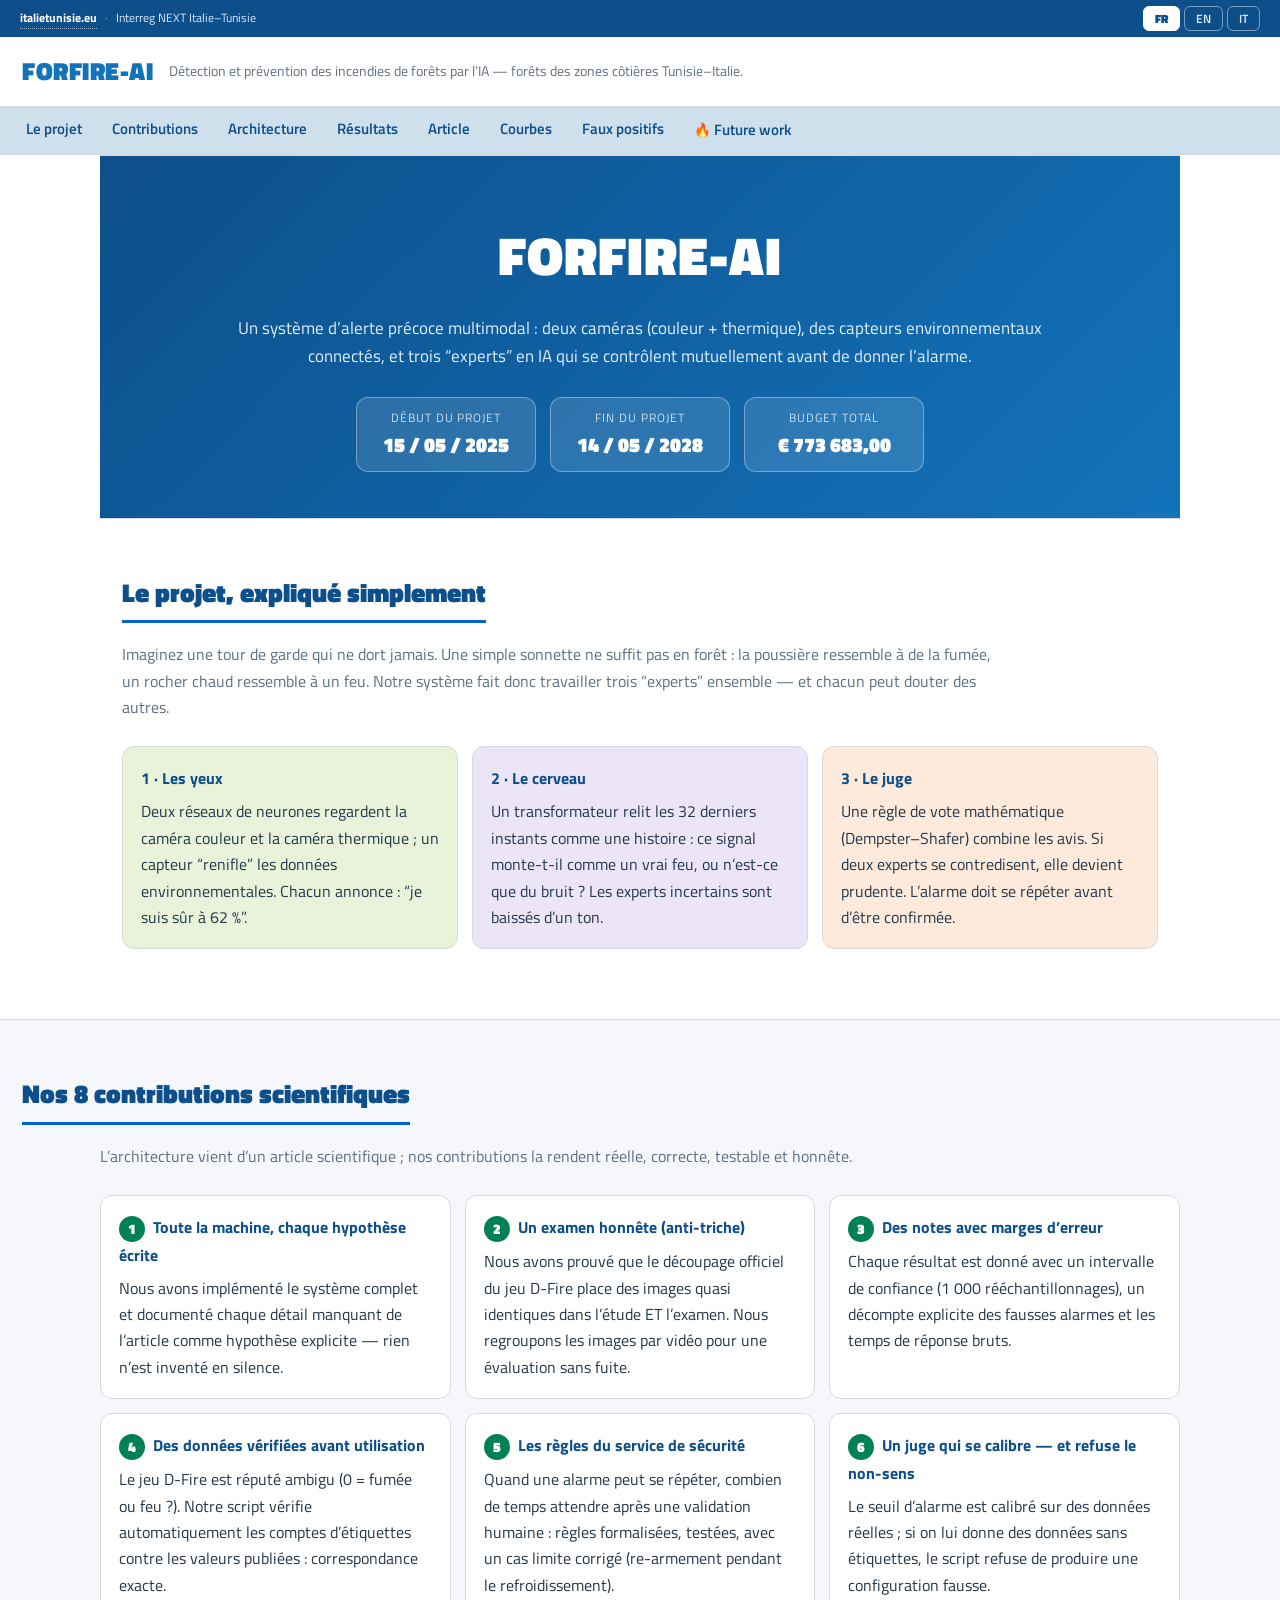
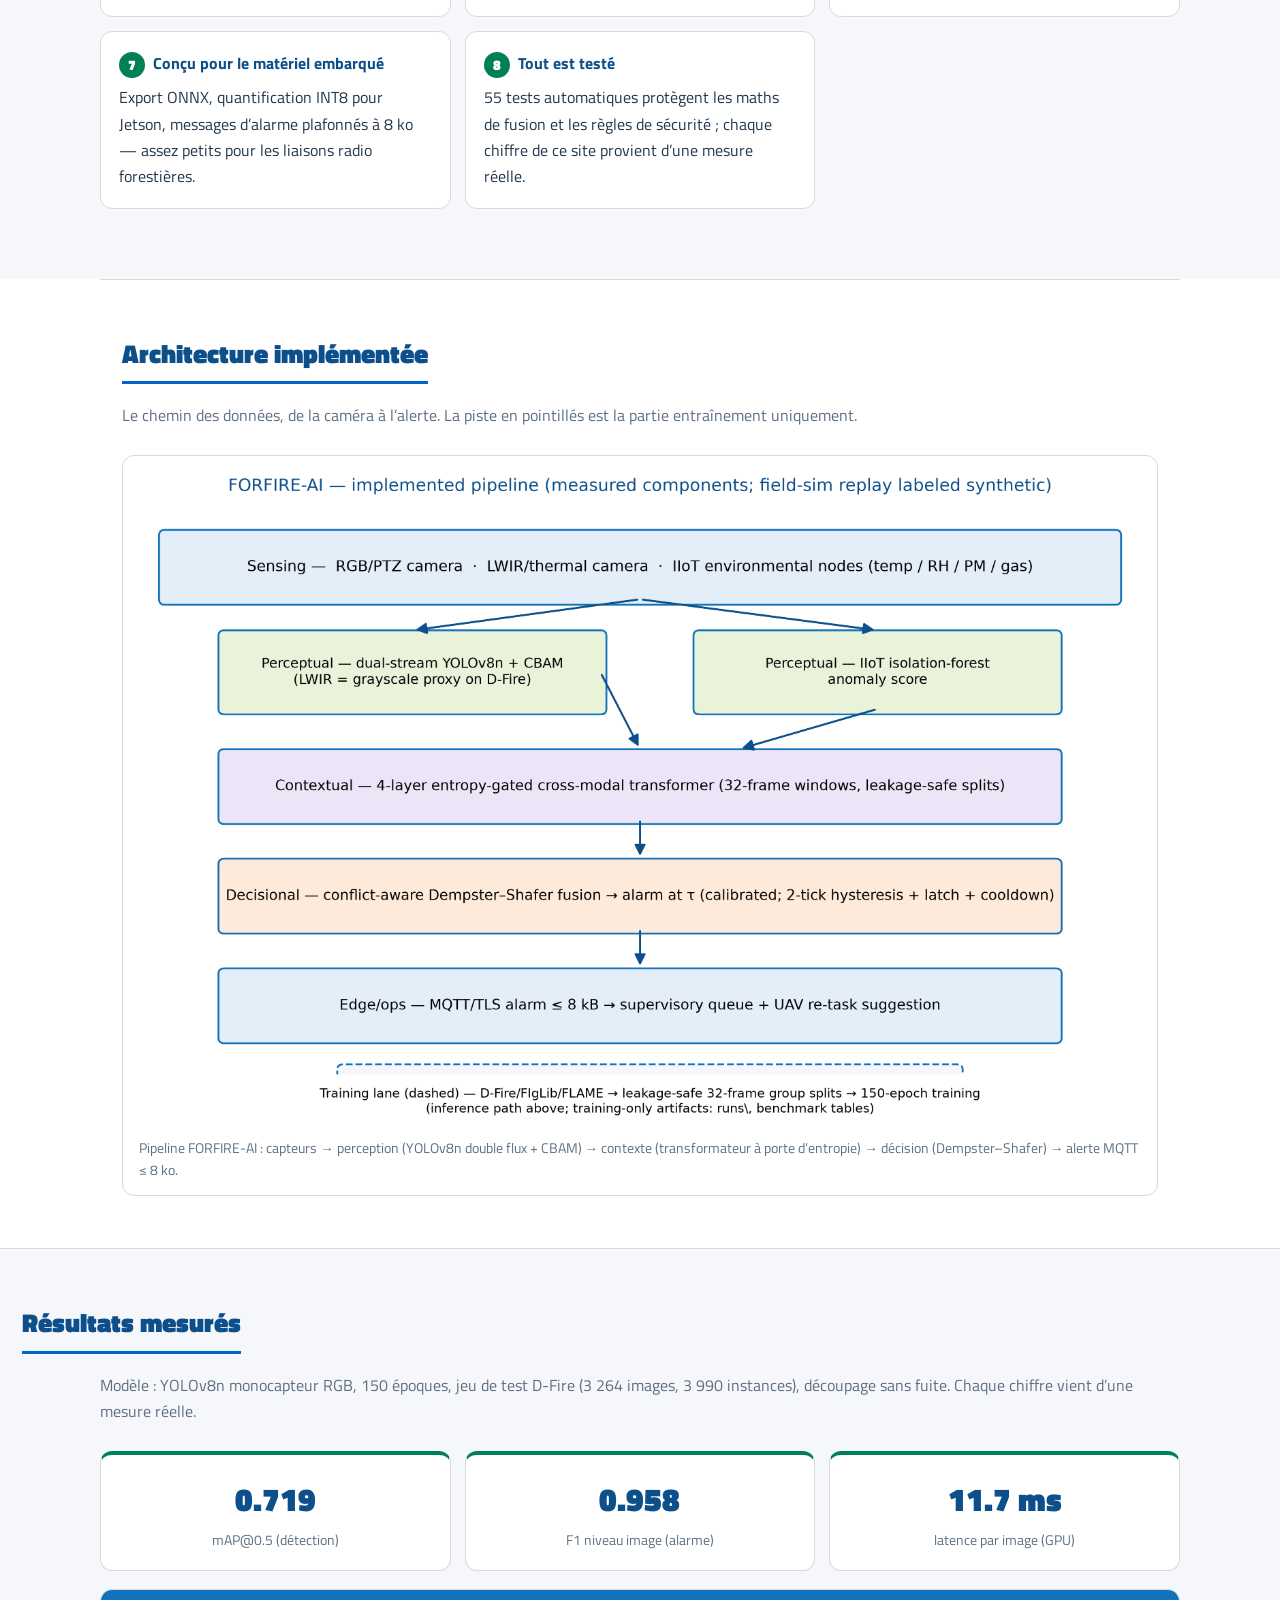
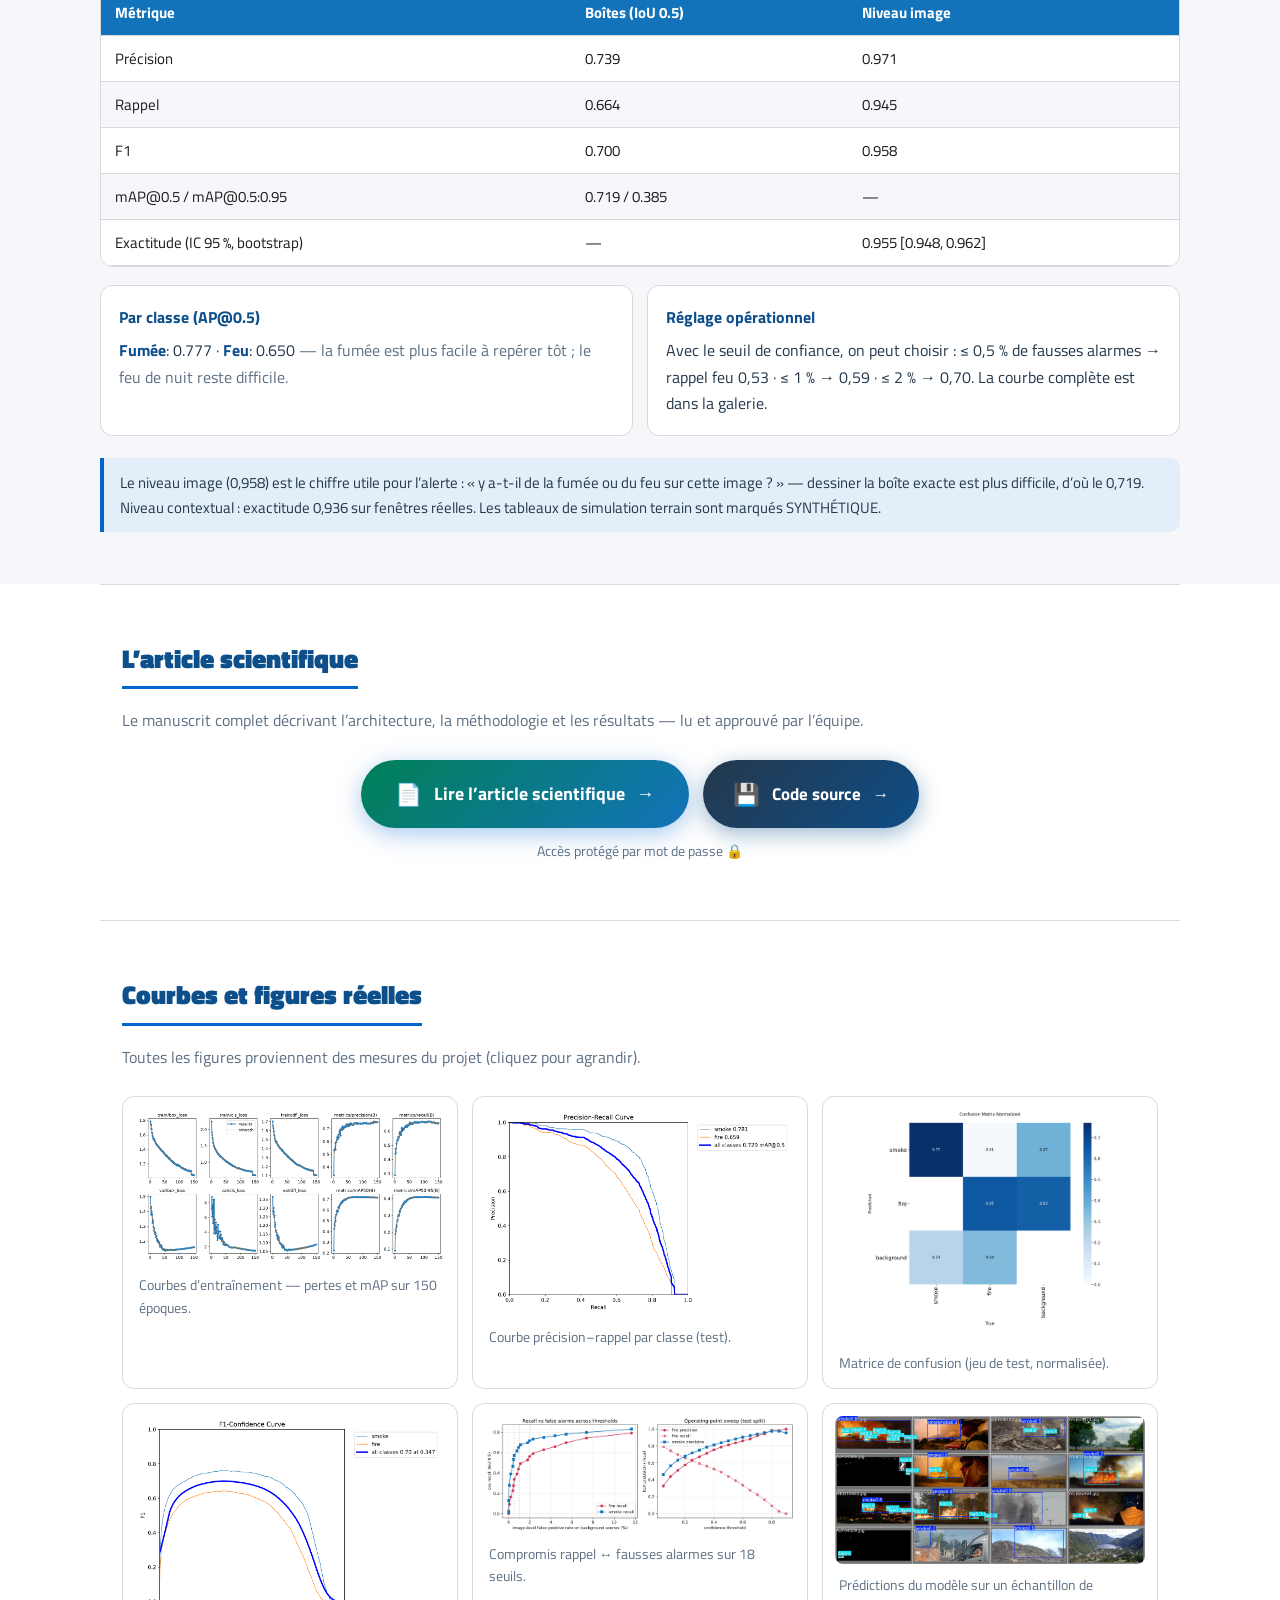
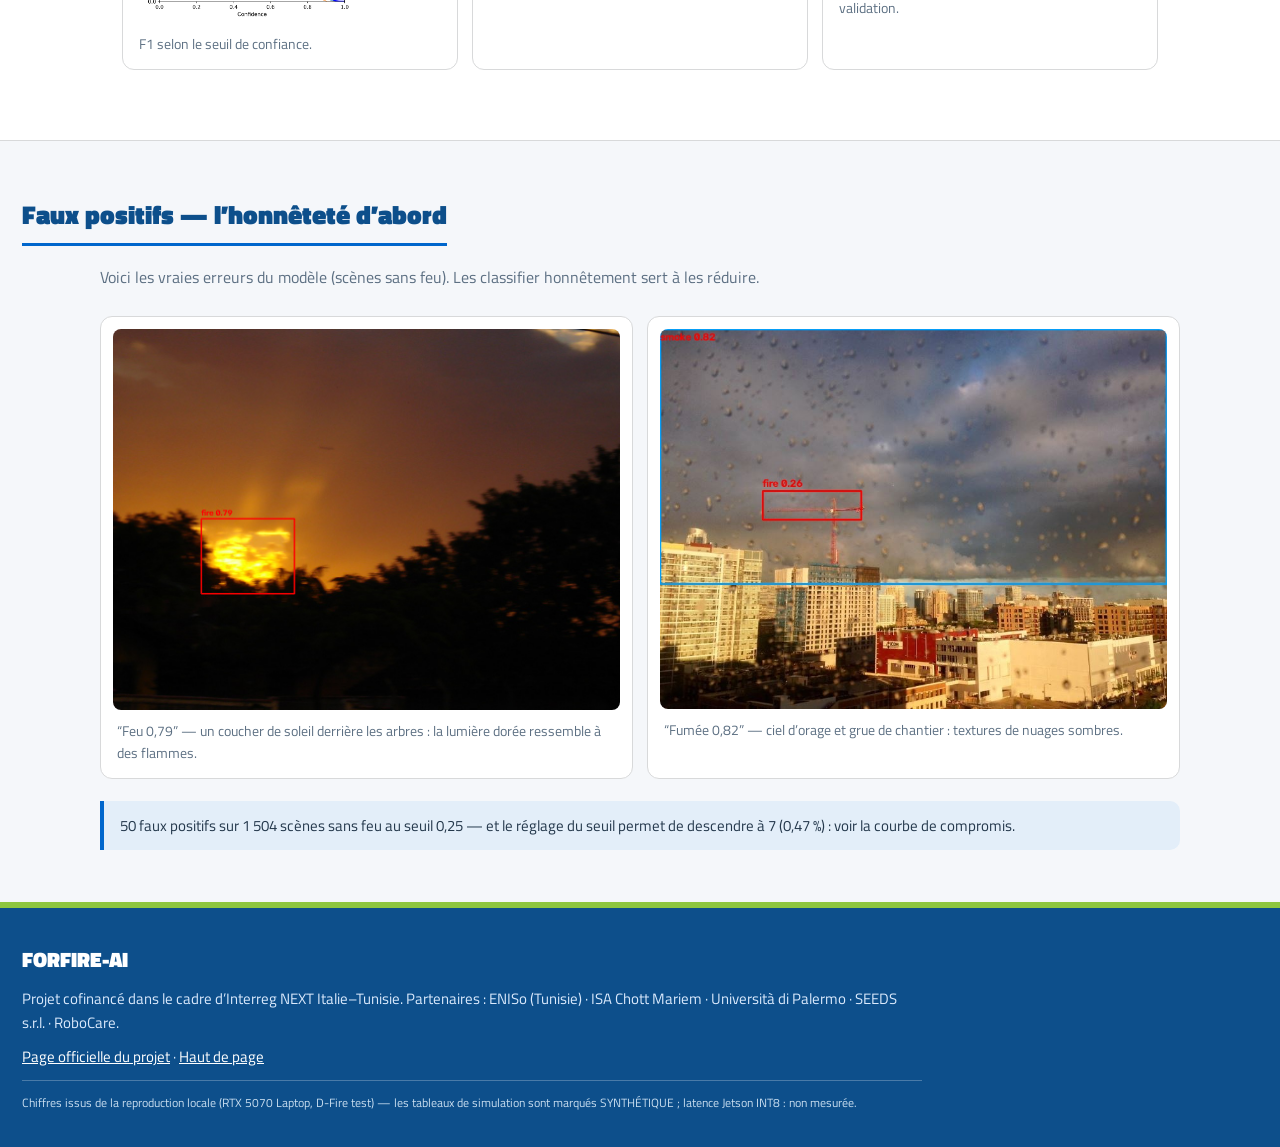
<file: website/index.html>
<!DOCTYPE html>
<html lang="fr" dir="ltr">
<head>
<meta charset="UTF-8">
<meta name="viewport" content="width=device-width, initial-scale=1.0">
<title>FORFIRE-AI — Early wildfire detection with AI</title>
<link rel="preconnect" href="https://fonts.googleapis.com">
<link rel="preconnect" href="https://fonts.gstatic.com" crossorigin>
<link href="https://fonts.googleapis.com/css2?family=Titillium+Web:wght@400;600;700;900&display=swap" rel="stylesheet">
<link rel="stylesheet" href="css/style.css?v=6">
</head>
<body>

<!-- institutional topbar -->
<div class="topbar">
  <div class="tb-left">
    <a class="tb-link" href="https://italietunisie.eu/fr/forfire-ai" target="_blank" rel="noopener">italietunisie.eu</a>
    <span class="tb-sep">·</span>
    <span data-i18n="topbar.project">Interreg NEXT Italie–Tunisie</span>
  </div>
  <div class="langs" role="group" aria-label="language">
    <button class="lang on" data-lang="fr">FR</button>
    <button class="lang" data-lang="en">EN</button>
    <button class="lang" data-lang="it">IT</button>
  </div>
</div>

<!-- brand header -->
<header class="brandbar">
  <div class="logo">FOR<span>FIRE</span>-AI</div>
  <p class="strap" data-i18n="brand.strap">Détection et prévention des incendies de forêts par l’IA — forêts des zones côtières Tunisie–Italie.</p>
</header>

<nav id="nav">
  <a href="#projet" data-i18n="nav.project">Le projet</a>
  <a href="#contributions" data-i18n="nav.contrib">Contributions</a>
  <a href="#architecture" data-i18n="nav.arch">Architecture</a>
  <a href="#resultats" data-i18n="nav.results">Résultats</a>
  <a href="#article" data-i18n="nav.article">Article</a>
  <a href="#courbes" data-i18n="nav.curves">Courbes</a>
  <a href="#fauxpositifs" data-i18n="nav.fp">Faux positifs</a>
  <button id="futureBtn" class="nav-link-btn"><span class="fb-flame">🔥</span> <span data-i18n="nav.future">Future work</span></button>
  <button id="navToggle" aria-label="menu">☰</button>
</nav>

<!-- hero -->
<section class="hero">
  <h1>FORFIRE-AI</h1>
  <p class="lead" data-i18n="hero.lead">Un système d’alerte précoce multimodal : deux caméras (couleur + thermique), des capteurs environnementaux connectés, et trois “experts” en IA qui se contrôlent mutuellement avant de donner l’alarme.</p>
  <div class="facts">
    <div class="fact"><span class="f-label" data-i18n="hero.start">Début du projet</span><span class="f-value">15 / 05 / 2025</span></div>
    <div class="fact"><span class="f-label" data-i18n="hero.end">Fin du projet</span><span class="f-value">14 / 05 / 2028</span></div>
    <div class="fact"><span class="f-label" data-i18n="hero.budget">Budget total</span><span class="f-value">€ 773 683,00</span></div>
  </div>
</section>

<!-- project -->
<section id="projet">
  <h2 data-i18n="projet.title">Le projet, expliqué simplement</h2>
  <p class="lead" data-i18n="projet.p1">Imaginez une tour de garde qui ne dort jamais. Une simple sonnette ne suffit pas en forêt : la poussière ressemble à de la fumée, un rocher chaud ressemble à un feu. Notre système fait donc travailler trois “experts” ensemble — et chacun peut douter des autres.</p>
  <div class="grid g3">
    <div class="card pastel-green"><h3 data-i18n="projet.c1t">1 · Les yeux</h3><p data-i18n="projet.c1b">Deux réseaux de neurones regardent la caméra couleur et la caméra thermique ; un capteur “renifle” les données environnementales. Chacun annonce : “je suis sûr à 62 %”.</p></div>
    <div class="card pastel-purple"><h3 data-i18n="projet.c2t">2 · Le cerveau</h3><p data-i18n="projet.c2b">Un transformateur relit les 32 derniers instants comme une histoire : ce signal monte-t-il comme un vrai feu, ou n’est-ce que du bruit ? Les experts incertains sont baissés d’un ton.</p></div>
    <div class="card pastel-orange"><h3 data-i18n="projet.c3t">3 · Le juge</h3><p data-i18n="projet.c3b">Une règle de vote mathématique (Dempster–Shafer) combine les avis. Si deux experts se contredisent, elle devient prudente. L’alarme doit se répéter avant d’être confirmée.</p></div>
  </div>
</section>

<!-- contributions -->
<section id="contributions" class="alt">
  <h2 data-i18n="contrib.title">Nos 8 contributions scientifiques</h2>
  <p class="lead" data-i18n="contrib.lead">L’architecture vient d’un article scientifique ; nos contributions la rendent réelle, correcte, testable et honnête.</p>
  <div class="grid g2">
    <div class="card"><b class="num">1</b><b data-i18n="contrib.t1">Toute la machine, chaque hypothèse écrite</b><p data-i18n="contrib.b1">Nous avons implémenté le système complet et documenté chaque détail manquant de l’article comme hypothèse explicite — rien n’est inventé en silence.</p></div>
    <div class="card"><b class="num">2</b><b data-i18n="contrib.t2">Un examen honnête (anti-triche)</b><p data-i18n="contrib.b2">Nous avons prouvé que le découpage officiel du jeu D-Fire place des images quasi identiques dans l’étude ET l’examen. Nous regroupons les images par vidéo pour une évaluation sans fuite.</p></div>
    <div class="card"><b class="num">3</b><b data-i18n="contrib.t3">Des notes avec marges d’erreur</b><p data-i18n="contrib.b3">Chaque résultat est donné avec un intervalle de confiance (1 000 rééchantillonnages), un décompte explicite des fausses alarmes et les temps de réponse bruts.</p></div>
    <div class="card"><b class="num">4</b><b data-i18n="contrib.t4">Des données vérifiées avant utilisation</b><p data-i18n="contrib.b4">Le jeu D-Fire est réputé ambigu (0 = fumée ou feu ?). Notre script vérifie automatiquement les comptes d’étiquettes contre les valeurs publiées : correspondance exacte.</p></div>
    <div class="card"><b class="num">5</b><b data-i18n="contrib.t5">Les règles du service de sécurité</b><p data-i18n="contrib.b5">Quand une alarme peut se répéter, combien de temps attendre après une validation humaine : règles formalisées, testées, avec un cas limite corrigé (re-armement pendant le refroidissement).</p></div>
    <div class="card"><b class="num">6</b><b data-i18n="contrib.t6">Un juge qui se calibre — et refuse le non-sens</b><p data-i18n="contrib.b6">Le seuil d’alarme est calibré sur des données réelles ; si on lui donne des données sans étiquettes, le script refuse de produire une configuration fausse.</p></div>
    <div class="card"><b class="num">7</b><b data-i18n="contrib.t7">Conçu pour le matériel embarqué</b><p data-i18n="contrib.b7">Export ONNX, quantification INT8 pour Jetson, messages d’alarme plafonnés à 8 ko — assez petits pour les liaisons radio forestières.</p></div>
    <div class="card"><b class="num">8</b><b data-i18n="contrib.t8">Tout est testé</b><p data-i18n="contrib.b8">55 tests automatiques protègent les maths de fusion et les règles de sécurité ; chaque chiffre de ce site provient d’une mesure réelle.</p></div>
  </div>
</section>

<!-- architecture -->
<section id="architecture">
  <h2 data-i18n="arch.title">Architecture implémentée</h2>
  <p class="lead" data-i18n="arch.lead">Le chemin des données, de la caméra à l’alerte. La piste en pointillés est la partie entraînement uniquement.</p>
  <figure class="figure">
    <img src="assets/architecture.png" alt="architecture" loading="lazy">
    <figcaption data-i18n="arch.cap">Pipeline FORFIRE-AI : capteurs → perception (YOLOv8n double flux + CBAM) → contexte (transformateur à porte d’entropie) → décision (Dempster–Shafer) → alerte MQTT ≤ 8 ko.</figcaption>
  </figure>
</section>

<!-- results -->
<section id="resultats" class="alt">
  <h2 data-i18n="res.title">Résultats mesurés</h2>
  <p class="lead" data-i18n="res.lead">Modèle : YOLOv8n monocapteur RGB, 150 époques, jeu de test D-Fire (3 264 images, 3 990 instances), découpage sans fuite. Chaque chiffre vient d’une mesure réelle.</p>
  <div class="grid g3">
    <div class="kpi"><span class="k-v">0.719</span><span class="k-l" data-i18n="res.k1">mAP@0.5 (détection)</span></div>
    <div class="kpi"><span class="k-v">0.958</span><span class="k-l" data-i18n="res.k2">F1 niveau image (alarme)</span></div>
    <div class="kpi"><span class="k-v">11.7 ms</span><span class="k-l" data-i18n="res.k3">latence par image (GPU)</span></div>
  </div>
  <div class="tablewrap">
    <table>
      <thead><tr><th data-i18n="res.metric">Métrique</th><th data-i18n="res.box">Boîtes (IoU 0.5)</th><th data-i18n="res.image">Niveau image</th></tr></thead>
      <tbody>
        <tr><td data-i18n="res.precision">Précision</td><td>0.739</td><td>0.971</td></tr>
        <tr><td data-i18n="res.recall">Rappel</td><td>0.664</td><td>0.945</td></tr>
        <tr><td>F1</td><td>0.700</td><td>0.958</td></tr>
        <tr><td>mAP@0.5 / mAP@0.5:0.95</td><td>0.719 / 0.385</td><td>—</td></tr>
        <tr><td data-i18n="res.acc">Exactitude (IC 95 %, bootstrap)</td><td>—</td><td>0.955 [0.948, 0.962]</td></tr>
      </tbody>
    </table>
  </div>
  <div class="grid g2">
    <div class="card"><h3 data-i18n="res.perclass">Par classe (AP@0.5)</h3><p><b data-i18n="res.smoke">Fumée</b>: 0.777 · <b data-i18n="res.fire">Feu</b>: 0.650 <span class="c-dim" data-i18n="res.perclassnote">— la fumée est plus facile à repérer tôt ; le feu de nuit reste difficile.</span></p></div>
    <div class="card"><h3 data-i18n="res.ops">Réglage opérationnel</h3><p data-i18n="res.opsb">Avec le seuil de confiance, on peut choisir : ≤ 0,5 % de fausses alarmes → rappel feu 0,53 · ≤ 1 % → 0,59 · ≤ 2 % → 0,70. La courbe complète est dans la galerie.</p></div>
  </div>
  <p class="note" data-i18n="res.note">Le niveau image (0,958) est le chiffre utile pour l’alerte : « y a-t-il de la fumée ou du feu sur cette image ? » — dessiner la boîte exacte est plus difficile, d’où le 0,719. Niveau contextual : exactitude 0,936 sur fenêtres réelles. Les tableaux de simulation terrain sont marqués SYNTHÉTIQUE.</p>
</section>

<!-- paper (password protected) -->
<section id="article">
  <h2 data-i18n="paper.title">L’article scientifique</h2>
  <p class="lead" data-i18n="paper.lead">Le manuscrit complet décrivant l’architecture, la méthodologie et les résultats — lu et approuvé par l’équipe.</p>
  <div class="paper-cta">
    <div class="cta-row">
      <button id="paperBtn" class="paper-btn">
        <span class="pb-icon">📄</span>
        <span data-i18n="paper.btn">Lire l’article scientifique</span>
        <span class="pb-arrow">→</span>
      </button>
      <button id="codeBtn" class="code-btn">
        <span class="pb-icon">💾</span>
        <span data-i18n="code.btn">Code source</span>
        <span class="pb-arrow">→</span>
      </button>
    </div>
    <p class="pb-hint" data-i18n="paper.hint">Accès protégé par mot de passe 🔒</p>
  </div>
</section>

<!-- curves -->
<section id="courbes">
  <h2 data-i18n="curves.title">Courbes et figures réelles</h2>
  <p class="lead" data-i18n="curves.lead">Toutes les figures proviennent des mesures du projet (cliquez pour agrandir).</p>
  <div class="grid g2 gallery">
    <figure><img src="assets/training_curves.png" alt="training curves" loading="lazy"><figcaption data-i18n="curves.c1">Courbes d’entraînement — pertes et mAP sur 150 époques.</figcaption></figure>
    <figure><img src="assets/precision_recall_curve.png" alt="PR curve" loading="lazy"><figcaption data-i18n="curves.c2">Courbe précision–rappel par classe (test).</figcaption></figure>
    <figure><img src="assets/confusion_matrix_test.png" alt="confusion matrix" loading="lazy"><figcaption data-i18n="curves.c3">Matrice de confusion (jeu de test, normalisée).</figcaption></figure>
    <figure><img src="assets/f1_curve.png" alt="f1 curve" loading="lazy"><figcaption data-i18n="curves.c4">F1 selon le seuil de confiance.</figcaption></figure>
    <figure><img src="assets/threshold_tradeoff.png" alt="tradeoff" loading="lazy"><figcaption data-i18n="curves.c5">Compromis rappel ↔ fausses alarmes sur 18 seuils.</figcaption></figure>
    <figure><img src="assets/sample_predictions.png" alt="predictions" loading="lazy"><figcaption data-i18n="curves.c6">Prédictions du modèle sur un échantillon de validation.</figcaption></figure>
  </div>
</section>

<!-- false positives -->
<section id="fauxpositifs" class="alt">
  <h2 data-i18n="fp.title">Faux positifs — l’honnêteté d’abord</h2>
  <p class="lead" data-i18n="fp.lead">Voici les vraies erreurs du modèle (scènes sans feu). Les classifier honnêtement sert à les réduire.</p>
  <div class="grid g2 gallery">
    <figure><img src="assets/fp_sunset.jpg" alt="false positive sunset" loading="lazy"><figcaption data-i18n="fp.c1">“Feu 0,79” — un coucher de soleil derrière les arbres : la lumière dorée ressemble à des flammes.</figcaption></figure>
    <figure><img src="assets/fp_clouds.jpg" alt="false positive clouds" loading="lazy"><figcaption data-i18n="fp.c2">“Fumée 0,82” — ciel d’orage et grue de chantier : textures de nuages sombres.</figcaption></figure>
  </div>
  <p class="note" data-i18n="fp.note">50 faux positifs sur 1 504 scènes sans feu au seuil 0,25 — et le réglage du seuil permet de descendre à 7 (0,47 %) : voir la courbe de compromis.</p>
</section>

<!-- footer -->
<footer>
  <div class="f-brand">FORFIRE-AI</div>
  <p data-i18n="footer.disclaimer">Projet cofinancé dans le cadre d’Interreg NEXT Italie–Tunisie. Partenaires : ENISo (Tunisie) · ISA Chott Mariem · Università di Palermo · SEEDS s.r.l. · RoboCare.</p>
  <p><a href="https://italietunisie.eu/fr/forfire-ai" target="_blank" rel="noopener" data-i18n="footer.official">Page officielle du projet</a> · <a href="#" id="toTop" data-i18n="footer.top">Haut de page</a></p>
  <p class="f-fine" data-i18n="footer.integrity">Chiffres issus de la reproduction locale (RTX 5070 Laptop, D-Fire test) — les tableaux de simulation sont marqués SYNTHÉTIQUE ; latence Jetson INT8 : non mesurée.</p>
</footer>

<!-- future work modal -->
<div id="futureModal" hidden>
  <div class="pm-card">
    <button id="fmClose" aria-label="close">×</button>
    <div class="pm-lock">🚀</div>
    <h3 data-i18n="future.title">Future work</h3>
    <div class="fw-block">
      <span class="fw-chip" data-i18n="future.c3label">Contribution 3</span>
      <p data-i18n="future.c3">As ongoing future work, we are developing a reproducible cross-domain smoke-detection benchmark using Pyro-SDIS v2.0 for training and threshold calibration, and Boreal Forest Fire UAV imagery for independent external testing. The study will compare lightweight detectors and assess whether recall and image-level false-alarm rates transfer when the source-calibrated threshold is applied unchanged to the UAV domain. This work is currently in progress; no results are claimed at this stage.</p>
    </div>
    <div class="fw-block">
      <span class="fw-chip amber" data-i18n="future.c4label">Contribution 4</span>
      <p><span class="fw-soon" data-i18n="future.soon">SOON</span> — <span data-i18n="future.c4">Database of Mr Mehrez.</span></p>
    </div>
    <button id="fmOk" class="pm-unlock" data-i18n="future.close">Fermer</button>
  </div>
</div>

<!-- code source info modal -->
<div id="codeModal" hidden>
  <div class="pm-card">
    <button id="cmClose" aria-label="close">×</button>
    <div class="pm-lock">💾</div>
    <h3 data-i18n="code.title">Code source du projet</h3>
    <ul class="pm-list">
      <li><span class="li-ic">📦</span><span data-i18n="code.item1">Environ 13,7 Go de données : jeux de données, checkpoints d’entraînement, résultats et figures.</span></li>
      <li><span class="li-ic">👥</span><span data-i18n="code.item2">Accès réservé à M. Ali et M. Mehrez uniquement.</span></li>
      <li><span class="li-ic">🐙</span><span data-i18n="code.item3">L’architecture utilisée sera publiée sur GitHub uniquement avec l’accord de M. Ali et M. Mehrez.</span></li>
    </ul>
    <button id="cmOk" class="pm-unlock" data-i18n="code.close">Compris</button>
  </div>
</div>

<!-- paper password modal -->
<div id="paperModal" hidden>
  <div class="pm-card">
    <button id="pmClose" aria-label="close">×</button>
    <div class="pm-lock">🔒</div>
    <h3 data-i18n="paper.modalTitle">Accès protégé</h3>
    <p class="pm-note" data-i18n="paper.note">Cet article n’est pas encore publié. Le mot de passe protège son contenu pendant la période de révision — demandez-le à l’équipe FORFIRE-AI.</p>
    <div class="pm-inputwrap">
      <input id="pmPass" type="password" autocomplete="off" placeholder="••••••••" data-i18n-attr="paper.placeholder">
      <button id="pmEye" aria-label="show password">👁</button>
    </div>
    <p id="pmError" class="pm-error" hidden></p>
    <button id="pmUnlock" class="pm-unlock" data-i18n="paper.unlock">Déverrouiller</button>
  </div>
</div>

<!-- lightbox -->
<div id="lightbox" hidden><img id="lbImg" alt=""><button id="lbClose" aria-label="close">×</button></div>

<script src="js/main.js?v=6"></script>
</body>
</html>
</file>
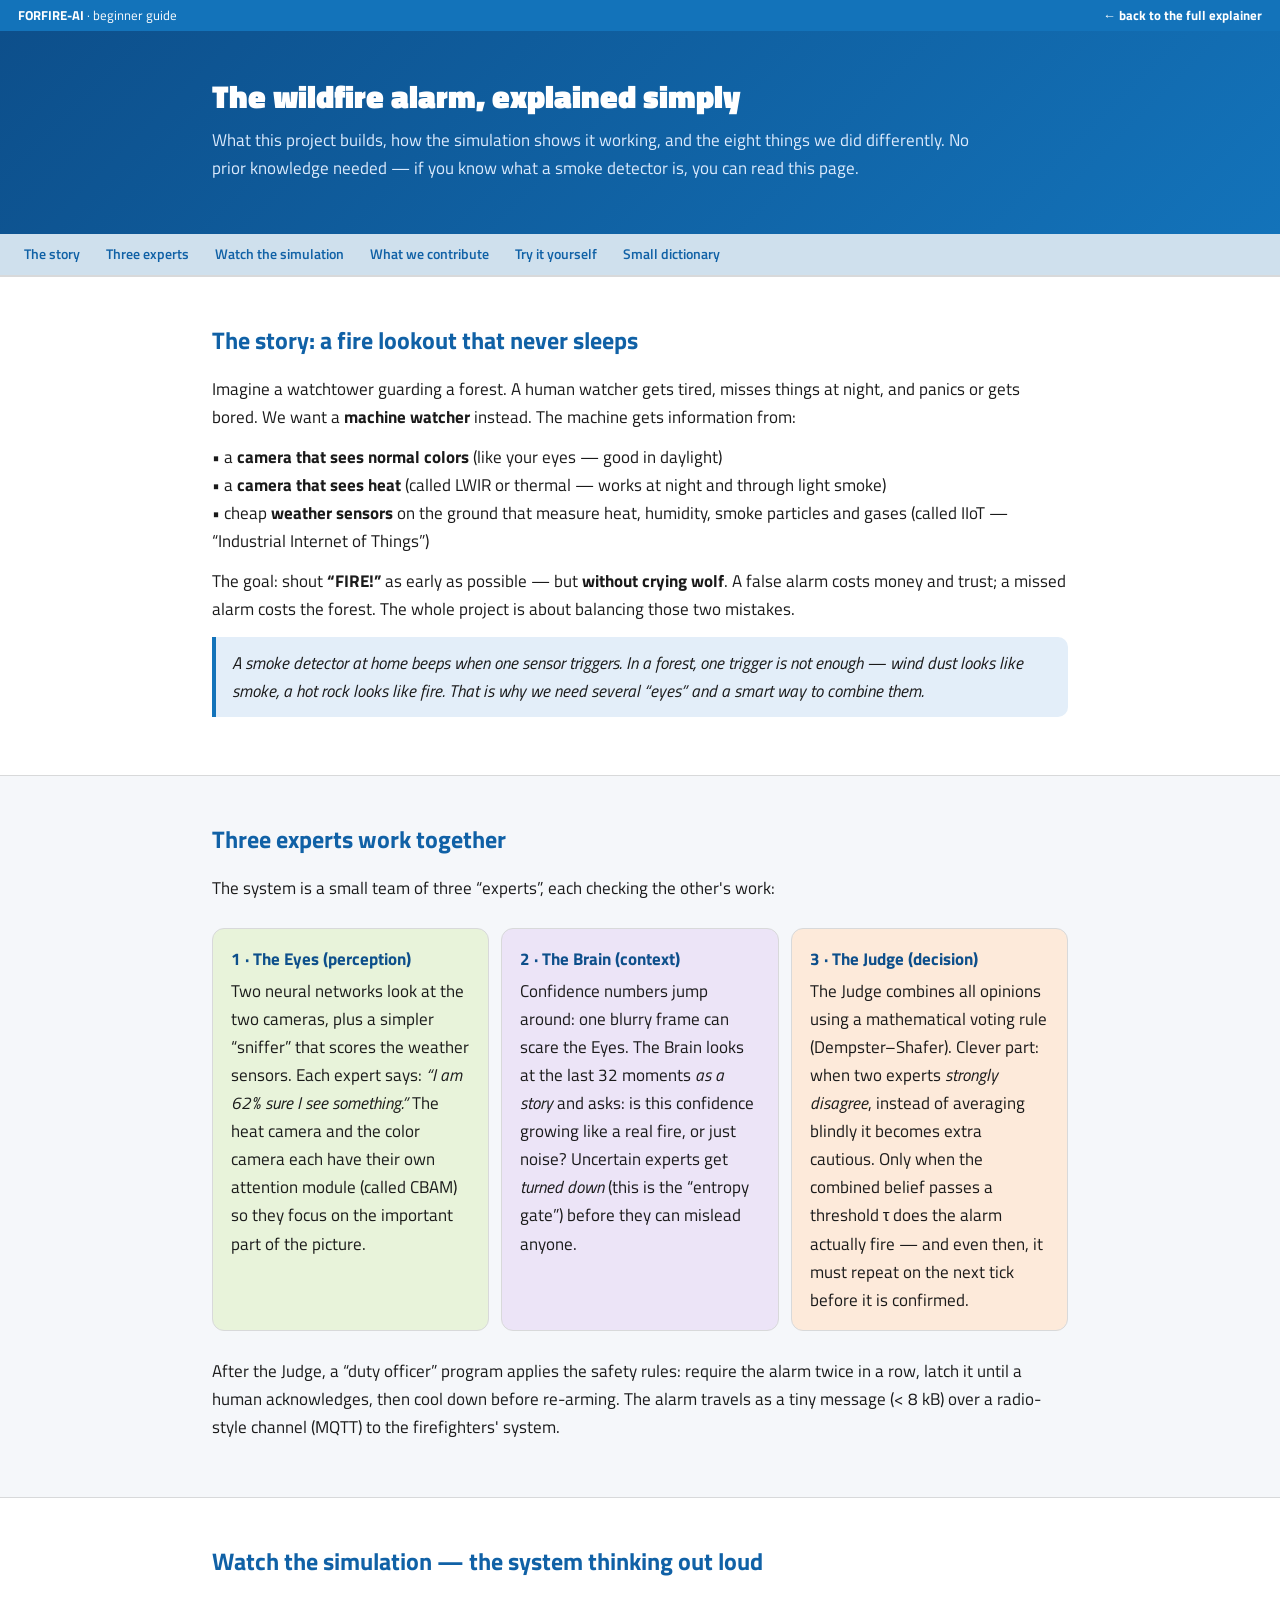
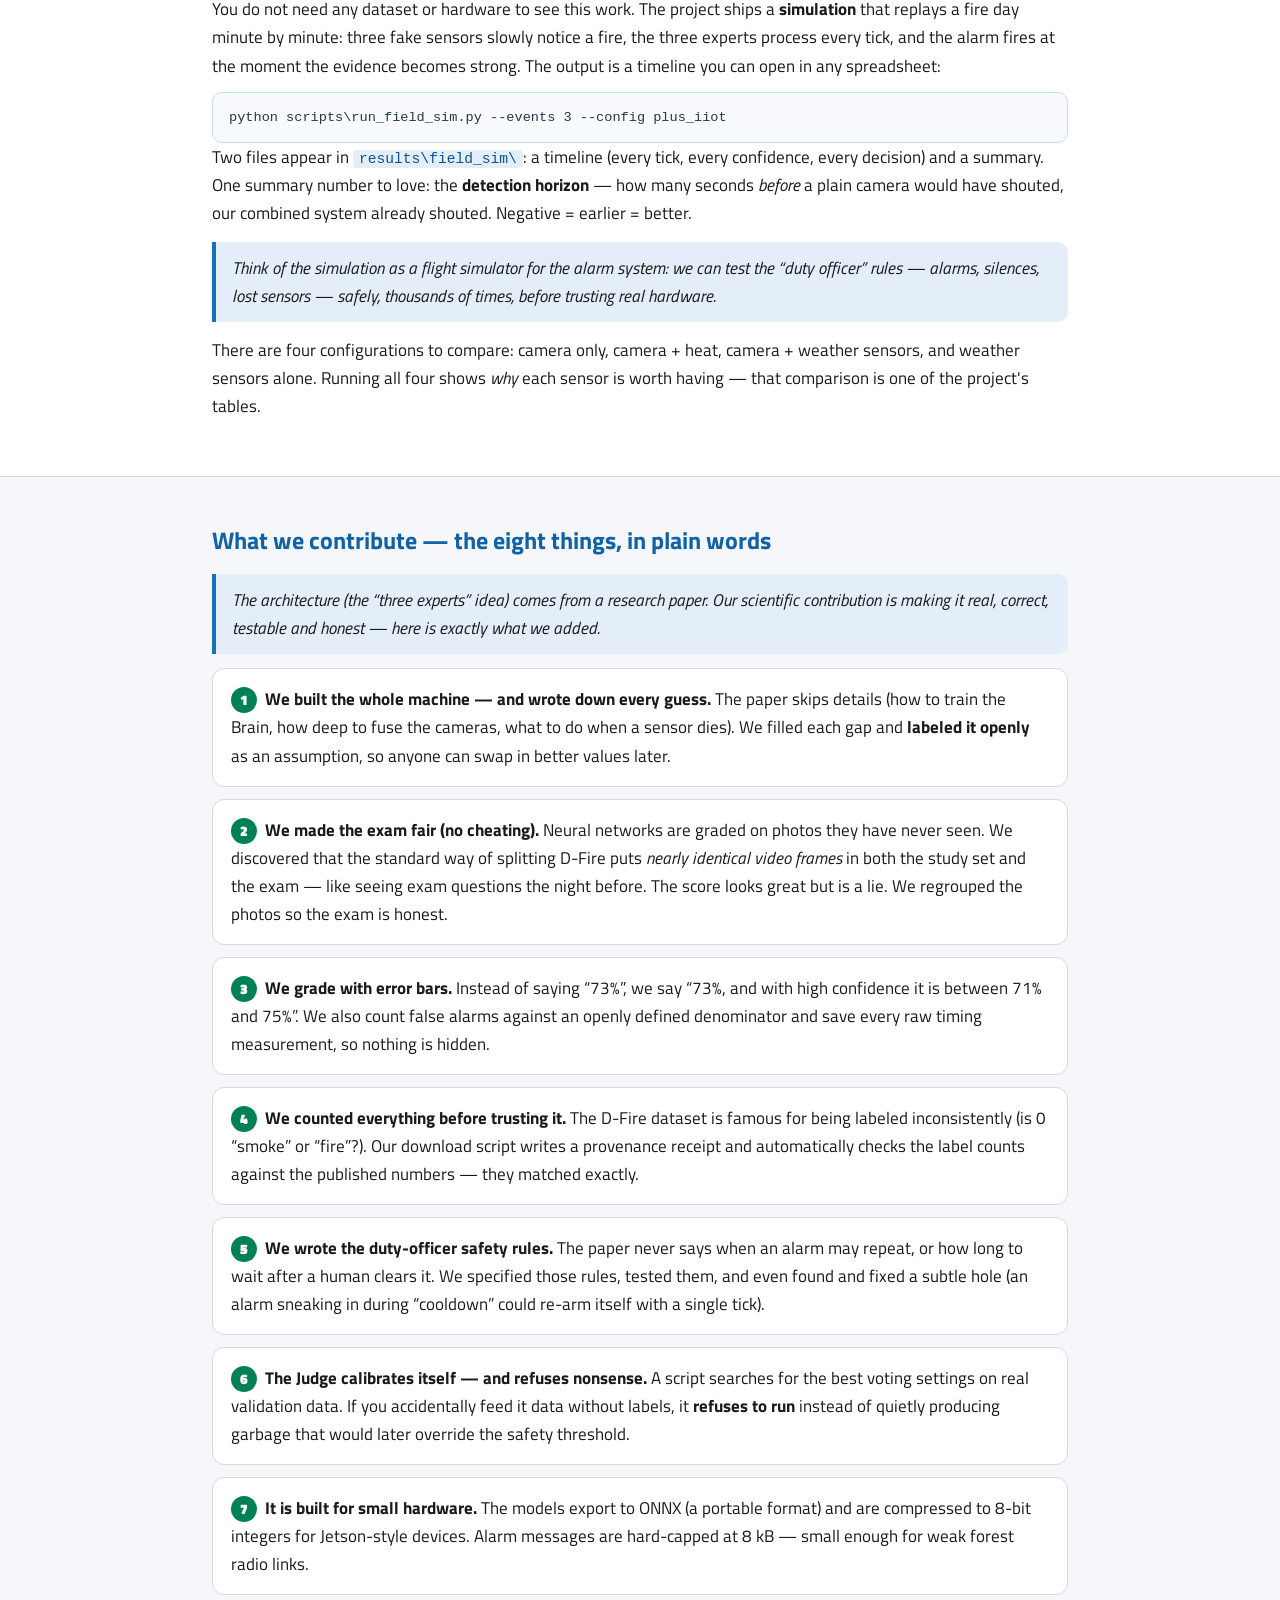
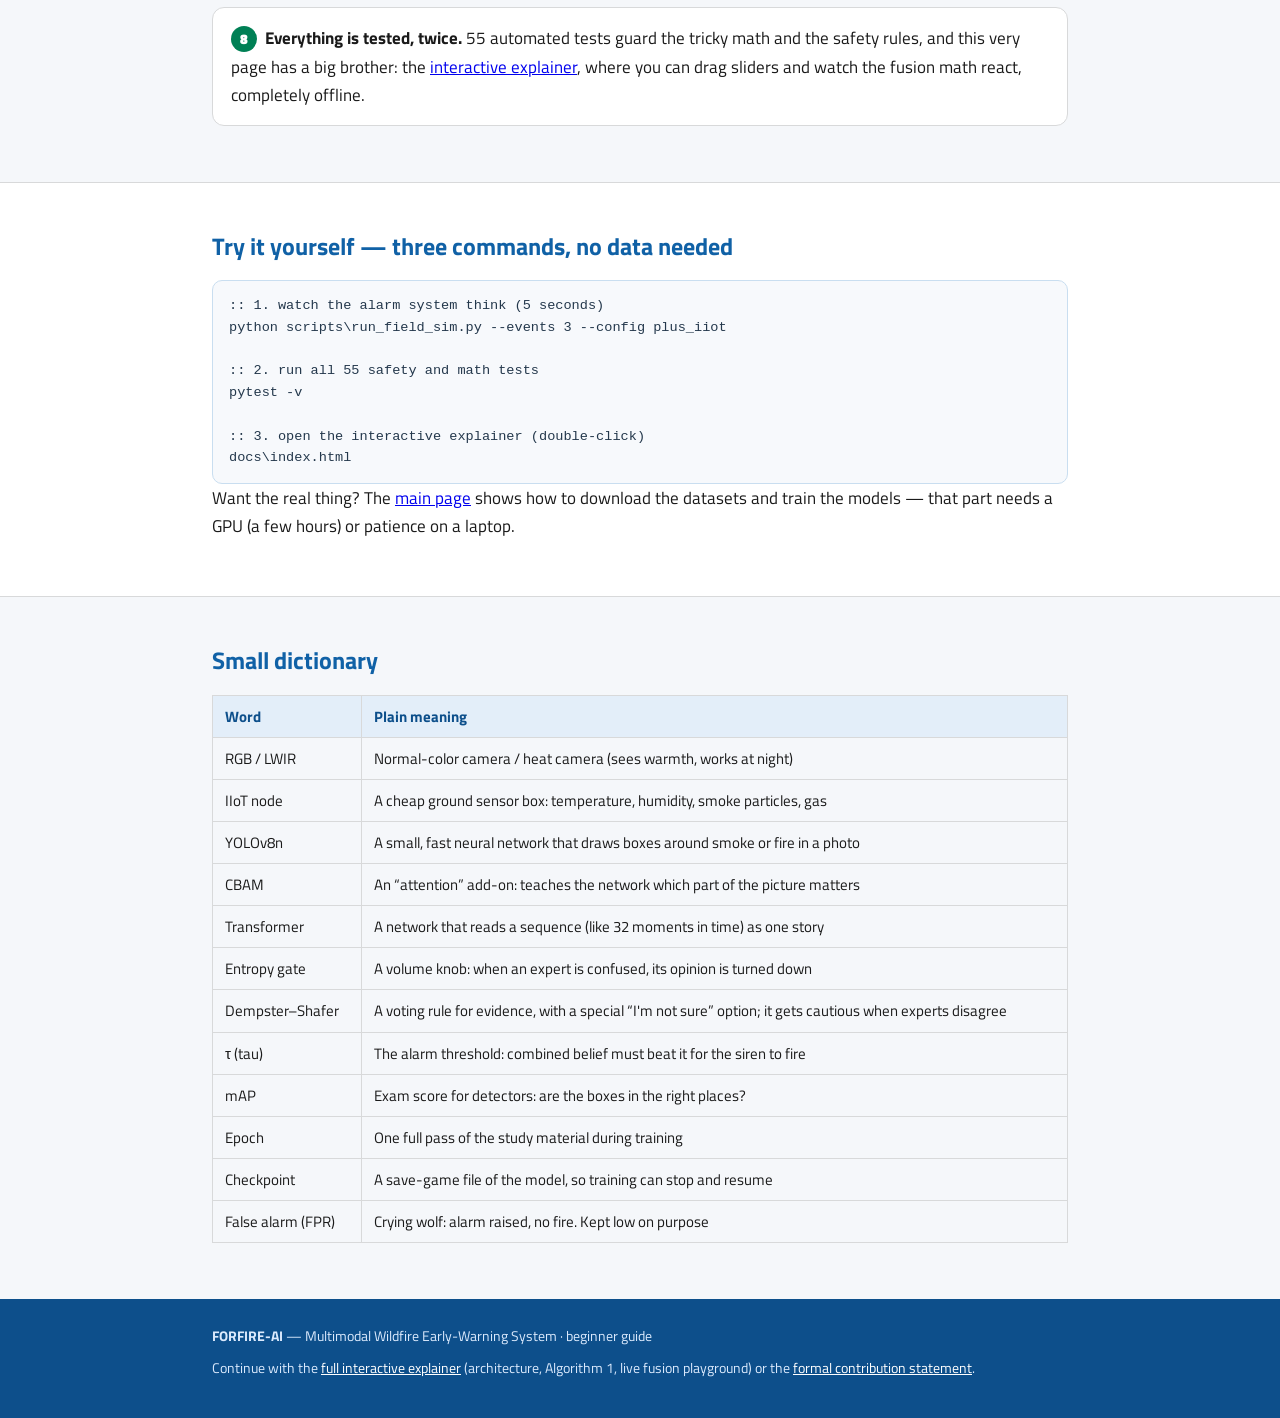
<file: docs/simulation.html>
<!DOCTYPE html>
<html lang="en" dir="ltr">
<head>
<meta charset="UTF-8">
<meta name="viewport" content="width=device-width, initial-scale=1.0">
<title>FORFIRE-AI — The simulation, explained for beginners</title>
<link rel="preconnect" href="https://fonts.googleapis.com">
<link rel="preconnect" href="https://fonts.gstatic.com" crossorigin>
<link href="https://fonts.googleapis.com/css2?family=Titillium+Web:wght@400;600;700;900&display=swap" rel="stylesheet">
<style>
  :root{
    --blue:#0066cc; --blue-dark:#1061a6; --band:#1373ba; --band-deep:#0d4f8b;
    --green:#008055; --lime:#8dc63f; --red:#cc334d;
    --text:#1a1a1a; --dim:#5d7083;
    --bg:#ffffff; --bg-soft:#f5f7fa; --line:#d8d9da; --line-blue:#c9def0;
    --pastel-green:#e8f3da; --pastel-orange:#fdeada; --pastel-purple:#ece4f7; --pastel-blue:#e3eef9;
    --sans:'Titillium Web','Segoe UI',Tahoma,sans-serif;
    --mono:Consolas,'Cascadia Code',Menlo,monospace;
  }
  *{box-sizing:border-box; margin:0; padding:0}
  body{background:var(--bg); color:var(--text); font:17px/1.65 var(--sans)}
  .topbar{background:var(--band); color:#fff; font-size:.8rem; padding:5px 18px;
    display:flex; justify-content:space-between; flex-wrap:wrap; gap:10px}
  .topbar a{color:#fff; text-decoration:none; font-weight:700}
  .wrap{max-width:900px; margin:0 auto; padding:0 22px}
  header.hero{background:linear-gradient(135deg,var(--band-deep),var(--band)); color:#fff; padding:46px 0 40px}
  header.hero h1{font-size:2rem; font-weight:900; line-height:1.2}
  header.hero p{margin-top:10px; max-width:760px; color:#dbeafd}
  nav{position:sticky; top:0; z-index:5; background:#cfe0ed; border-bottom:1px solid var(--line);
    padding:0 12px; display:flex; gap:2px; flex-wrap:wrap}
  nav a{color:var(--blue-dark); text-decoration:none; padding:9px 12px; font-weight:600; font-size:.9rem}
  nav a:hover{color:var(--band-deep); border-bottom:3px solid var(--band)}
  section{padding:44px 0; border-top:1px solid var(--line)}
  section.alt{background:var(--bg-soft)}
  h2{font-size:1.5rem; color:var(--blue-dark); margin-bottom:14px}
  h3{font-size:1.08rem; margin:18px 0 6px; color:var(--band-deep)}
  p{margin-bottom:12px}
  .say{background:var(--pastel-blue); border-left:4px solid var(--band); border-radius:0 10px 10px 0;
       padding:12px 16px; margin:14px 0; font-style:italic}
  .card{background:#fff; border:1px solid var(--line); border-radius:12px; padding:16px 18px; margin:12px 0}
  .card.green{background:var(--pastel-green)} .card.orange{background:var(--pastel-orange)}
  .card.purple{background:var(--pastel-purple)}
  .card b.t{display:block; color:var(--band-deep); margin-bottom:4px}
  .grid{display:grid; gap:12px; grid-template-columns:repeat(auto-fit,minmax(260px,1fr)); margin:14px 0}
  code{font-family:var(--mono); background:var(--pastel-blue); padding:1px 6px; border-radius:4px;
       font-size:.86em; color:#0b5394}
  pre{background:#f7f9fc; border:1px solid var(--line-blue); border-radius:10px; padding:14px 16px;
      overflow-x:auto; font-family:var(--mono); font-size:.85rem; line-height:1.6; color:#24384c}
  table{border-collapse:collapse; width:100%; margin:12px 0; font-size:.95rem}
  th,td{border:1px solid var(--line); padding:8px 12px; text-align:left; vertical-align:top}
  th{background:var(--pastel-blue); color:var(--band-deep)}
  .num{display:inline-block; background:var(--green); color:#fff; font-weight:800; border-radius:50%;
       width:26px; height:26px; text-align:center; line-height:26px; margin-right:8px; font-size:.9rem}
  footer{background:var(--band-deep); color:#dbeafd; padding:26px 0; font-size:.9rem}
  footer a{color:#fff}
</style>
</head>
<body>

<div class="topbar">
  <span><b>FORFIRE-AI</b> · beginner guide</span>
  <a href="index.html">← back to the full explainer</a>
</div>

<header class="hero">
  <div class="wrap">
    <h1>The wildfire alarm, explained simply</h1>
    <p>What this project builds, how the simulation shows it working, and the eight things
       we did differently. No prior knowledge needed — if you know what a smoke detector
       is, you can read this page.</p>
  </div>
</header>

<nav>
  <a href="#story">The story</a>
  <a href="#tiers">Three experts</a>
  <a href="#sim">Watch the simulation</a>
  <a href="#contrib">What we contribute</a>
  <a href="#try">Try it yourself</a>
  <a href="#words">Small dictionary</a>
</nav>

<section id="story">
  <div class="wrap">
    <h2>The story: a fire lookout that never sleeps</h2>
    <p>Imagine a watchtower guarding a forest. A human watcher gets tired, misses things
       at night, and panics or gets bored. We want a <b>machine watcher</b> instead.
       The machine gets information from:</p>
    <p>• a <b>camera that sees normal colors</b> (like your eyes — good in daylight)<br>
       • a <b>camera that sees heat</b> (called LWIR or thermal — works at night and
       through light smoke)<br>
       • cheap <b>weather sensors</b> on the ground that measure heat, humidity, smoke
       particles and gases (called IIoT — “Industrial Internet of Things”)</p>
    <p>The goal: shout <b>“FIRE!”</b> as early as possible — but <b>without crying wolf</b>.
       A false alarm costs money and trust; a missed alarm costs the forest. The whole
       project is about balancing those two mistakes.</p>
    <div class="say">A smoke detector at home beeps when one sensor triggers. In a forest,
    one trigger is not enough — wind dust looks like smoke, a hot rock looks like fire.
    That is why we need several “eyes” and a smart way to combine them.</div>
  </div>
</section>

<section id="tiers" class="alt">
  <div class="wrap">
    <h2>Three experts work together</h2>
    <p>The system is a small team of three “experts”, each checking the other's work:</p>
    <div class="grid">
      <div class="card green"><b class="t">1 · The Eyes (perception)</b>
        Two neural networks look at the two cameras, plus a simpler “sniffer” that scores
        the weather sensors. Each expert says: <i>“I am 62% sure I see something.”</i>
        The heat camera and the color camera each have their own attention module
        (called CBAM) so they focus on the important part of the picture.</div>
      <div class="card purple"><b class="t">2 · The Brain (context)</b>
        Confidence numbers jump around: one blurry frame can scare the Eyes. The Brain
        looks at the last 32 moments <i>as a story</i> and asks: is this confidence
        growing like a real fire, or just noise? Uncertain experts get <i>turned down</i>
        (this is the “entropy gate”) before they can mislead anyone.</div>
      <div class="card orange"><b class="t">3 · The Judge (decision)</b>
        The Judge combines all opinions using a mathematical voting rule
        (Dempster–Shafer). Clever part: when two experts <i>strongly disagree</i>,
        instead of averaging blindly it becomes extra cautious. Only when the combined
        belief passes a threshold τ does the alarm actually fire — and even then, it
        must repeat on the next tick before it is confirmed.</div>
    </div>
    <p>After the Judge, a “duty officer” program applies the safety rules: require the
       alarm twice in a row, latch it until a human acknowledges, then cool down before
       re-arming. The alarm travels as a tiny message (&lt; 8 kB) over a radio-style
       channel (MQTT) to the firefighters' system.</p>
  </div>
</section>

<section id="sim">
  <div class="wrap">
    <h2>Watch the simulation — the system thinking out loud</h2>
    <p>You do not need any dataset or hardware to see this work. The project ships a
       <b>simulation</b> that replays a fire day minute by minute: three fake sensors
       slowly notice a fire, the three experts process every tick, and the alarm fires
       at the moment the evidence becomes strong. The output is a timeline you can open
       in any spreadsheet:</p>
    <pre>python scripts\run_field_sim.py --events 3 --config plus_iiot</pre>
    <p>Two files appear in <code>results\field_sim\</code>: a timeline (every tick, every
       confidence, every decision) and a summary. One summary number to love:
       the <b>detection horizon</b> — how many seconds <i>before</i> a plain camera would
       have shouted, our combined system already shouted. Negative = earlier = better.</p>
    <div class="say">Think of the simulation as a flight simulator for the alarm system:
    we can test the “duty officer” rules — alarms, silences, lost sensors — safely,
    thousands of times, before trusting real hardware.</div>
    <p>There are four configurations to compare: camera only, camera + heat, camera +
       weather sensors, and weather sensors alone. Running all four shows <i>why</i>
       each sensor is worth having — that comparison is one of the project's tables.</p>
  </div>
</section>

<section id="contrib" class="alt">
  <div class="wrap">
    <h2>What we contribute — the eight things, in plain words</h2>
    <p class="say">The architecture (the “three experts” idea) comes from a research
    paper. Our scientific contribution is making it real, correct, testable and
    honest — here is exactly what we added.</p>

    <div class="card"><span class="num">1</span><b>We built the whole machine — and wrote down every guess.</b>
      The paper skips details (how to train the Brain, how deep to fuse the cameras,
      what to do when a sensor dies). We filled each gap and <b>labeled it openly</b> as
      an assumption, so anyone can swap in better values later.</div>

    <div class="card"><span class="num">2</span><b>We made the exam fair (no cheating).</b>
      Neural networks are graded on photos they have never seen. We discovered that the
      standard way of splitting D-Fire puts <i>nearly identical video frames</i> in both
      the study set and the exam — like seeing exam questions the night before. The
      score looks great but is a lie. We regrouped the photos so the exam is honest.</div>

    <div class="card"><span class="num">3</span><b>We grade with error bars.</b>
      Instead of saying “73%”, we say “73%, and with high confidence it is between 71%
      and 75%”. We also count false alarms against an openly defined denominator and
      save every raw timing measurement, so nothing is hidden.</div>

    <div class="card"><span class="num">4</span><b>We counted everything before trusting it.</b>
      The D-Fire dataset is famous for being labeled inconsistently (is 0 “smoke” or
      “fire”?). Our download script writes a provenance receipt and automatically checks
      the label counts against the published numbers — they matched exactly.</div>

    <div class="card"><span class="num">5</span><b>We wrote the duty-officer safety rules.</b>
      The paper never says when an alarm may repeat, or how long to wait after a human
      clears it. We specified those rules, tested them, and even found and fixed a
      subtle hole (an alarm sneaking in during “cooldown” could re-arm itself with a
      single tick).</div>

    <div class="card"><span class="num">6</span><b>The Judge calibrates itself — and refuses nonsense.</b>
      A script searches for the best voting settings on real validation data. If you
      accidentally feed it data without labels, it <b>refuses to run</b> instead of
      quietly producing garbage that would later override the safety threshold.</div>

    <div class="card"><span class="num">7</span><b>It is built for small hardware.</b>
      The models export to ONNX (a portable format) and are compressed to 8-bit
      integers for Jetson-style devices. Alarm messages are hard-capped at 8 kB —
      small enough for weak forest radio links.</div>

    <div class="card"><span class="num">8</span><b>Everything is tested, twice.</b>
      55 automated tests guard the tricky math and the safety rules, and this very page
      has a big brother: the <a href="index.html">interactive explainer</a>, where you
      can drag sliders and watch the fusion math react, completely offline.</div>
  </div>
</section>

<section id="try">
  <div class="wrap">
    <h2>Try it yourself — three commands, no data needed</h2>
    <pre>
:: 1. watch the alarm system think (5 seconds)
python scripts\run_field_sim.py --events 3 --config plus_iiot

:: 2. run all 55 safety and math tests
pytest -v

:: 3. open the interactive explainer (double-click)
docs\index.html</pre>
    <p>Want the real thing? The <a href="index.html#run">main page</a> shows how to
       download the datasets and train the models — that part needs a GPU (a few hours)
       or patience on a laptop.</p>
  </div>
</section>

<section id="words" class="alt">
  <div class="wrap">
    <h2>Small dictionary</h2>
    <table>
      <tr><th>Word</th><th>Plain meaning</th></tr>
      <tr><td>RGB / LWIR</td><td>Normal-color camera / heat camera (sees warmth, works at night)</td></tr>
      <tr><td>IIoT node</td><td>A cheap ground sensor box: temperature, humidity, smoke particles, gas</td></tr>
      <tr><td>YOLOv8n</td><td>A small, fast neural network that draws boxes around smoke or fire in a photo</td></tr>
      <tr><td>CBAM</td><td>An “attention” add-on: teaches the network which part of the picture matters</td></tr>
      <tr><td>Transformer</td><td>A network that reads a sequence (like 32 moments in time) as one story</td></tr>
      <tr><td>Entropy gate</td><td>A volume knob: when an expert is confused, its opinion is turned down</td></tr>
      <tr><td>Dempster–Shafer</td><td>A voting rule for evidence, with a special “I'm not sure” option; it gets cautious when experts disagree</td></tr>
      <tr><td>τ (tau)</td><td>The alarm threshold: combined belief must beat it for the siren to fire</td></tr>
      <tr><td>mAP</td><td>Exam score for detectors: are the boxes in the right places?</td></tr>
      <tr><td>Epoch</td><td>One full pass of the study material during training</td></tr>
      <tr><td>Checkpoint</td><td>A save-game file of the model, so training can stop and resume</td></tr>
      <tr><td>False alarm (FPR)</td><td>Crying wolf: alarm raised, no fire. Kept low on purpose</td></tr>
    </table>
  </div>
</section>

<footer>
  <div class="wrap">
    <b>FORFIRE-AI</b> — Multimodal Wildfire Early-Warning System · beginner guide
    <p style="margin-top:8px">Continue with the <a href="index.html">full interactive explainer</a>
    (architecture, Algorithm 1, live fusion playground) or the
    <a href="../contribution.md">formal contribution statement</a>.</p>
  </div>
</footer>

</body>
</html>
</file>
<file: website/css/style.css>
/* FORFIRE-AI website — institutional theme inspired by italietunisie.eu (Bootstrap
   Italia / italiagov design system: Titillium Web, #0066cc primary, band navigation) */
:root{
  --primary:#0066cc; --primary-dark:#0d4f8b; --band:#1373ba; --band-deep:#0d4f8b;
  --green:#008055; --lime:#8dc63f; --red:#cc334d;
  --text:#1a1a1a; --dim:#5d7083;
  --bg:#ffffff; --bg-soft:#f5f7fa; --line:#d8d9da; --line-blue:#c9def0;
  --pastel-green:#e8f3da; --pastel-orange:#fdeada; --pastel-purple:#ece4f7; --pastel-blue:#e3eef9;
  --sans:'Titillium Web','Segoe UI',Tahoma,sans-serif;
}
*{box-sizing:border-box;margin:0;padding:0}
html{scroll-behavior:smooth}
body{background:var(--bg);color:var(--text);font:16px/1.65 var(--sans)}
::selection{background:var(--primary);color:#fff}
img{max-width:100%}

/* ---------- institutional topbar ---------- */
.topbar{background:var(--band-deep);color:#dbeafd;font-size:.78rem;padding:6px 20px;
  display:flex;justify-content:space-between;align-items:center;gap:10px;flex-wrap:wrap}
.tb-left{display:flex;align-items:center;gap:8px;flex-wrap:wrap}
.tb-link{color:#fff;font-weight:700;text-decoration:none;border-bottom:1px dotted rgba(255,255,255,.6)}
.tb-link:hover{border-bottom-style:solid}
.tb-sep{opacity:.6}
.langs{display:flex;gap:4px}
.lang{background:transparent;color:#dbeafd;border:1px solid rgba(255,255,255,.45);
  border-radius:6px;padding:2px 11px;cursor:pointer;font:600 .78rem var(--sans)}
.lang:hover{background:rgba(255,255,255,.15);color:#fff}
.lang.on{background:#fff;color:var(--band-deep);border-color:#fff;font-weight:800}

/* ---------- brand header ---------- */
.brandbar{display:flex;align-items:center;gap:16px;padding:14px 22px;flex-wrap:wrap;
  border-bottom:1px solid var(--line)}
.logo{font-weight:900;font-size:1.55rem;color:var(--green);letter-spacing:.02em;white-space:nowrap}
.logo span{color:var(--band)}

/* ---------- burning characters (FORFIRE-AI) ---------- */
.burn-ch{display:inline-block;color:inherit;
  animation:chBurn 4.6s linear infinite;animation-delay:calc(var(--i)*.38s)}
@keyframes chBurn{
  0%,13%,100%{color:inherit;text-shadow:none;transform:none}
  4%{color:#ffd54a;text-shadow:0 0 6px #ffd54a,0 0 16px #ff7a1a,0 0 30px #ff4500;
     transform:scale(1.22) translateY(-3px)}
  7%{color:#ff9d2e;text-shadow:0 0 5px #ffcf5a,0 0 14px #ff6a00,0 0 24px #cc334d;
     transform:scale(1.12) translateY(-1px)}
}
@media (prefers-reduced-motion:reduce){
  .burn-ch{animation:none}
}
.strap{color:var(--dim);font-size:.9rem;max-width:720px;line-height:1.4}

/* ---------- navigation ---------- */
nav{position:sticky;top:0;z-index:40;background:#cfe0ed;border-bottom:1px solid var(--line);
  display:flex;gap:2px;align-items:center;padding:0 12px;flex-wrap:wrap}
nav a{color:var(--primary-dark);text-decoration:none;padding:10px 14px;font-weight:600;
  font-size:.92rem;border-bottom:3px solid transparent}
nav a:hover{color:var(--band-deep);border-bottom-color:var(--band)}
.nav-link-btn{background:transparent;border:none;border-bottom:3px solid transparent;
  color:var(--primary-dark);text-decoration:none;padding:10px 14px;font:600 .92rem var(--sans);
  cursor:pointer}
.nav-link-btn:hover{color:var(--band-deep);border-bottom-color:var(--band)}
.nav-link-btn .fb-flame{display:inline-block;font-size:.85rem;
  animation:fbFlicker 1.1s ease-in-out infinite}
#navToggle{display:none;margin-left:8px;background:transparent;border:1px solid var(--band);
  color:var(--band-deep);border-radius:6px;font-size:1.1rem;padding:2px 12px;cursor:pointer}
@keyframes fbFlicker{
  0%,100%{transform:scale(1) rotate(-3deg);filter:brightness(1)}
  50%{transform:scale(1.18) rotate(4deg);filter:brightness(1.25)}}

/* ---------- hero ---------- */
.hero{background:linear-gradient(135deg,var(--band-deep) 0%,var(--band) 100%);
  color:#fff;padding:54px 22px 46px;text-align:center}
.hero h1{font-size:clamp(2.2rem,6vw,3.4rem);font-weight:900;letter-spacing:.02em}
.hero .lead{max-width:820px;margin:14px auto 0;color:#e3eef9;font-size:1.08rem}
.facts{display:flex;gap:14px;justify-content:center;flex-wrap:wrap;margin-top:26px}
.fact{background:rgba(255,255,255,.12);border:1px solid rgba(255,255,255,.35);
  border-radius:12px;padding:10px 22px;min-width:180px}
.f-label{display:block;font-size:.75rem;text-transform:uppercase;letter-spacing:.08em;color:#c9def0}
.f-value{font-size:1.25rem;font-weight:800}

/* ---------- sections ---------- */
section{padding:52px 22px;max-width:1080px;margin:0 auto;border-top:1px solid var(--line)}
section.alt{background:var(--bg-soft);max-width:none}
section.alt > *{max-width:1080px;margin-left:auto;margin-right:auto}
section.alt .grid{margin-left:auto;margin-right:auto}
h2{font-size:1.65rem;color:var(--primary-dark);font-weight:800;margin-bottom:8px;
  padding-bottom:6px;border-bottom:3px solid var(--primary);display:inline-block}
.lead{color:var(--dim);max-width:880px;margin:10px 0 26px}
h3{font-size:1.02rem;color:var(--band-deep);margin-bottom:6px}
.note{background:var(--pastel-blue);border-left:4px solid var(--primary);border-radius:0 10px 10px 0;
  padding:12px 16px;color:#24384c;font-size:.95rem;margin-top:22px}
.c-dim{color:var(--dim)}

/* ---------- cards & grids ---------- */
.grid{display:grid;gap:14px;margin:18px 0}
.g2{grid-template-columns:repeat(auto-fit,minmax(300px,1fr))}
.g3{grid-template-columns:repeat(auto-fit,minmax(260px,1fr))}
.card{background:#fff;border:1px solid var(--line);border-radius:12px;padding:18px}
.card p{margin-top:6px;color:#24384c}
.pastel-green{background:var(--pastel-green)} .pastel-purple{background:var(--pastel-purple)}
.pastel-orange{background:var(--pastel-orange)}
.card b.num{display:inline-block;background:var(--green);color:#fff;font-weight:800;border-radius:50%;
  width:26px;height:26px;text-align:center;line-height:26px;margin-right:8px;font-size:.85rem;
  vertical-align:middle}
.card b{color:var(--band-deep)}

/* ---------- KPI ---------- */
.kpi{background:#fff;border:1px solid var(--line);border-top:4px solid var(--green);
  border-radius:12px;padding:18px;text-align:center}
.k-v{display:block;font-size:2rem;font-weight:900;color:var(--primary-dark)}
.k-l{color:var(--dim);font-size:.88rem}

/* ---------- tables ---------- */
.tablewrap{overflow-x:auto;border:1px solid var(--line);border-radius:12px;margin:16px 0}
table{border-collapse:collapse;width:100%;background:#fff;font-size:.95rem}
th,td{border-bottom:1px solid var(--line);padding:10px 14px;text-align:left}
thead th{background:var(--band);color:#fff;font-weight:700}
tbody tr:nth-child(even){background:var(--bg-soft)}
tbody tr:hover{background:var(--pastel-blue)}

/* ---------- gallery / figures ---------- */
figure{background:#fff;border:1px solid var(--line);border-radius:12px;padding:12px;margin:0}
figure img{width:100%;border-radius:8px;cursor:zoom-in;display:block}
figcaption{color:var(--dim);font-size:.85rem;padding:10px 4px 2px}

/* ---------- footer ---------- */
footer{background:var(--band-deep);color:#dbeafd;padding:34px 22px;font-size:.92rem;
  border-top:6px solid var(--lime)}
.f-brand{font-weight:900;font-size:1.3rem;color:#fff}
footer p{margin-top:10px;max-width:900px}
footer a{color:#fff}
.f-fine{font-size:.78rem;color:#c9def0;border-top:1px solid rgba(255,255,255,.25);padding-top:12px}

/* ---------- paper section: animated CTA ---------- */
.paper-cta{text-align:center;margin:10px 0 6px}
.paper-btn{position:relative;display:inline-flex;align-items:center;gap:12px;overflow:hidden;
  border:none;cursor:pointer;border-radius:999px;padding:18px 34px;
  font:700 1.12rem var(--sans);color:#fff;
  background:linear-gradient(135deg,var(--green) 0%,var(--band) 55%,var(--band-deep) 100%);
  background-size:180% 180%;animation:pbGlow 2.6s ease-in-out infinite, pbShift 6s ease infinite;
  box-shadow:0 6px 24px rgba(0,102,204,.35);transition:transform .25s, box-shadow .25s}
.paper-btn:hover{transform:translateY(-3px) scale(1.04);
  box-shadow:0 10px 34px rgba(0,128,85,.45)}
.paper-btn:active{transform:scale(.97)}
.paper-btn::after{content:"";position:absolute;top:0;left:-80%;width:50%;height:100%;
  background:linear-gradient(105deg,transparent,rgba(255,255,255,.35),transparent);
  transform:skewX(-20deg);animation:pbShine 2.8s ease-in-out infinite}
.pb-icon{font-size:1.35rem}
.pb-arrow{transition:transform .25s}
.paper-btn:hover .pb-arrow{transform:translateX(6px)}
.pb-hint{color:var(--dim);font-size:.86rem;margin-top:12px}
@keyframes pbGlow{
  0%,100%{box-shadow:0 6px 24px rgba(0,102,204,.35)}
  50%{box-shadow:0 6px 34px rgba(0,128,85,.55)}}
@keyframes pbShift{0%,100%{background-position:0% 50%}50%{background-position:100% 50%}}
@keyframes pbShine{0%{left:-80%}55%{left:130%}100%{left:130%}}
.cta-row{display:flex;gap:14px;justify-content:center;align-items:center;flex-wrap:wrap}
.code-btn{position:relative;display:inline-flex;align-items:center;gap:12px;overflow:hidden;
  border:none;cursor:pointer;border-radius:999px;padding:18px 30px;
  font:700 1.05rem var(--sans);color:#fff;
  background:linear-gradient(135deg,#24384c 0%,var(--band-deep) 60%,var(--band) 100%);
  background-size:180% 180%;animation:cbGlow 2.6s ease-in-out infinite, pbShift 6s ease infinite;
  box-shadow:0 6px 22px rgba(13,79,139,.4);transition:transform .25s, box-shadow .25s}
.code-btn:hover{transform:translateY(-3px) scale(1.04);
  box-shadow:0 10px 30px rgba(36,56,76,.5)}
.code-btn:active{transform:scale(.97)}
.code-btn::after{content:"";position:absolute;top:0;left:-80%;width:50%;height:100%;
  background:linear-gradient(105deg,transparent,rgba(141,198,63,.30),transparent);
  transform:skewX(-20deg);animation:pbShine 3.4s ease-in-out infinite}
@keyframes cbGlow{
  0%,100%{box-shadow:0 6px 22px rgba(13,79,139,.4)}
  50%{box-shadow:0 6px 30px rgba(141,198,63,.45)}}

/* ---------- paper password modal ---------- */
#paperModal{position:fixed;inset:0;z-index:120;background:rgba(10,22,36,.72);
  backdrop-filter:blur(5px);display:flex;align-items:center;justify-content:center;padding:20px}
#paperModal[hidden]{display:none}
#codeModal{position:fixed;inset:0;z-index:120;background:rgba(10,22,36,.72);
  backdrop-filter:blur(5px);display:flex;align-items:center;justify-content:center;padding:20px}
#codeModal[hidden]{display:none}
#futureModal{position:fixed;inset:0;z-index:120;background:rgba(10,22,36,.72);
  backdrop-filter:blur(5px);display:flex;align-items:center;justify-content:center;padding:20px}
#futureModal[hidden]{display:none}
#fmClose{position:absolute;top:10px;right:14px;background:transparent;border:none;
  font-size:1.8rem;color:var(--dim);cursor:pointer;line-height:1}
#fmClose:hover{color:var(--red)}
.fw-block{margin:0 0 16px;padding:12px 14px;background:var(--bg-soft);
  border:1px solid var(--line);border-radius:10px}
.fw-block p{margin:8px 0 0;color:#24384c;font-size:.9rem;line-height:1.55;text-align:left}
.fw-chip{display:inline-block;background:var(--band);color:#fff;border-radius:999px;
  padding:3px 14px;font-weight:700;font-size:.78rem;letter-spacing:.04em}
.fw-chip.amber{background:var(--amber,#995c00)}
.fw-soon{display:inline-block;background:var(--lime);color:#14351f;font-weight:900;
  border-radius:999px;padding:2px 14px;letter-spacing:.08em;font-size:.85rem}
.pm-card{position:relative;background:#fff;border-radius:18px;padding:34px 34px 28px;
  max-width:430px;width:100%;text-align:center;
  box-shadow:0 20px 60px rgba(0,0,0,.35);animation:pmPop .3s cubic-bezier(.2,1.4,.4,1)}
@keyframes pmPop{from{transform:scale(.8);opacity:0}to{transform:scale(1);opacity:1}}
#pmClose{position:absolute;top:10px;right:14px;background:transparent;border:none;
  font-size:1.8rem;color:var(--dim);cursor:pointer;line-height:1}
#pmClose:hover{color:var(--red)}
.pm-lock{width:64px;height:64px;margin:0 auto 14px;border-radius:50%;
  background:var(--pastel-blue);display:flex;align-items:center;justify-content:center;
  font-size:1.8rem;animation:pmFloat 2.4s ease-in-out infinite}
@keyframes pmFloat{0%,100%{transform:translateY(0)}50%{transform:translateY(-6px)}}
.pm-card h3{font-size:1.3rem;color:var(--band-deep);margin-bottom:8px}
.pm-note{color:var(--dim);font-size:.88rem;line-height:1.5;margin-bottom:18px}
.pm-inputwrap{position:relative;margin-bottom:6px}
#pmPass{width:100%;padding:13px 46px 13px 16px;border:2px solid var(--line-blue);
  border-radius:10px;font:600 1rem var(--sans);color:var(--text);outline:none;
  transition:border-color .2s}
#pmPass:focus{border-color:var(--primary)}
.pm-card.error #pmPass{border-color:var(--red);animation:pmShake .4s}
@keyframes pmShake{0%,100%{transform:translateX(0)}20%{transform:translateX(-8px)}
  40%{transform:translateX(8px)}60%{transform:translateX(-5px)}80%{transform:translateX(5px)}}
#pmEye{position:absolute;right:8px;top:50%;transform:translateY(-50%);background:transparent;
  border:none;cursor:pointer;font-size:1.1rem;opacity:.65}
.pm-error{color:var(--red);font-size:.85rem;font-weight:600;min-height:1.2em;margin:6px 0 2px}
.pm-unlock{width:100%;border:none;cursor:pointer;border-radius:10px;padding:13px;
  font:700 1rem var(--sans);color:#fff;
  background:linear-gradient(135deg,var(--band) 0%,var(--band-deep) 100%);
  transition:transform .2s, filter .2s}
.pm-unlock:hover{transform:translateY(-2px);filter:brightness(1.08)}
#cmClose{position:absolute;top:10px;right:14px;background:transparent;border:none;
  font-size:1.8rem;color:var(--dim);cursor:pointer;line-height:1}
#cmClose:hover{color:var(--red)}
.pm-list{list-style:none;text-align:left;margin:0 0 18px;padding:0}
.pm-list li{display:flex;align-items:flex-start;gap:10px;padding:9px 0;
  border-bottom:1px solid var(--line);font-size:.9rem;color:#24384c;line-height:1.45}
.pm-list li:last-child{border-bottom:none}
.li-ic{flex:0 0 auto;font-size:1.05rem;margin-top:1px}

/* ---------- lightbox ---------- */
#lightbox{position:fixed;inset:0;background:rgba(10,22,36,.92);z-index:100;
  display:flex;align-items:center;justify-content:center;padding:20px}
#lightbox[hidden]{display:none}
#lbImg{max-width:94vw;max-height:88vh;border-radius:8px;box-shadow:0 8px 40px rgba(0,0,0,.5)}
#lbClose{position:absolute;top:14px;right:18px;background:transparent;border:none;
  color:#fff;font-size:2.4rem;cursor:pointer;line-height:1}

/* ---------- responsive ---------- */
@media (max-width:720px){
  #navToggle{display:block}
  nav{gap:0}
  nav a, .nav-link-btn{display:none;width:100%;border-bottom:1px solid var(--line)}
  nav.open a, nav.open .nav-link-btn{display:block;text-align:left}
  .hero{padding:40px 16px}
  section{padding:40px 16px}
}
</file>
